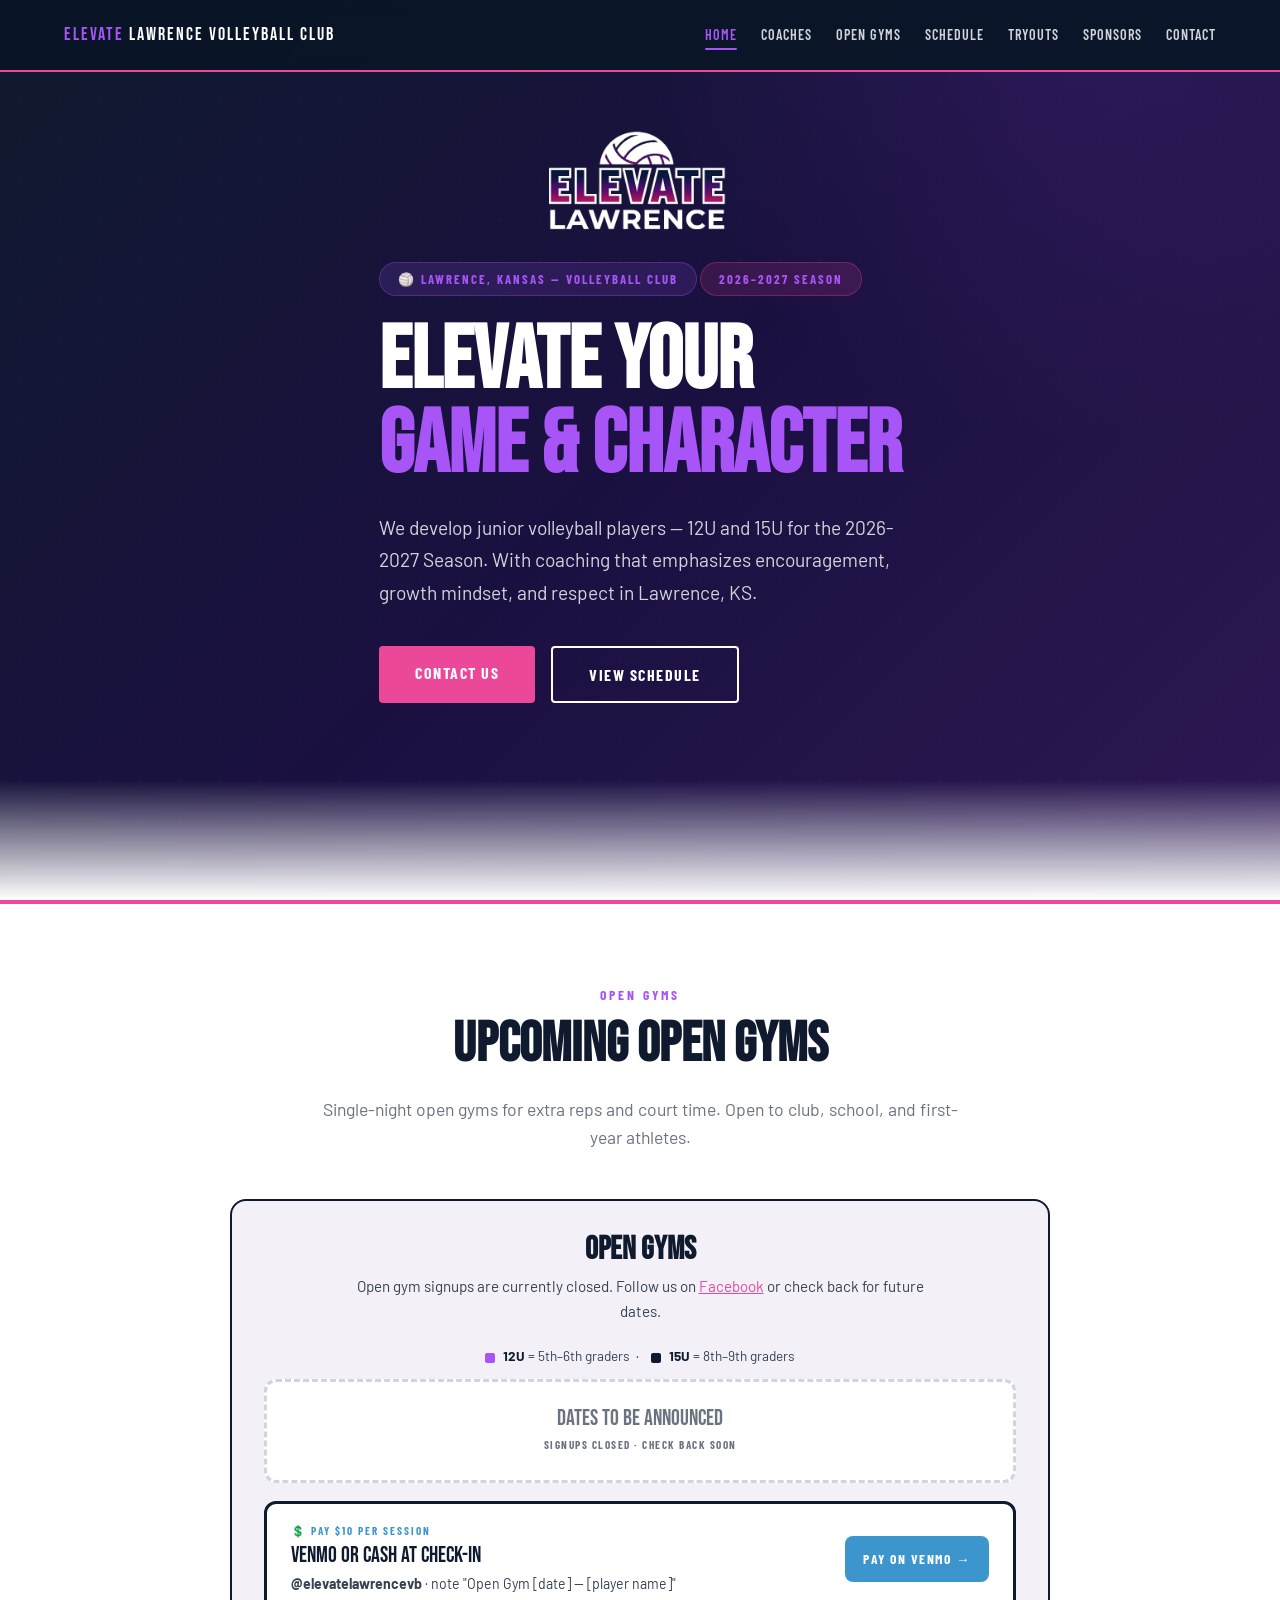
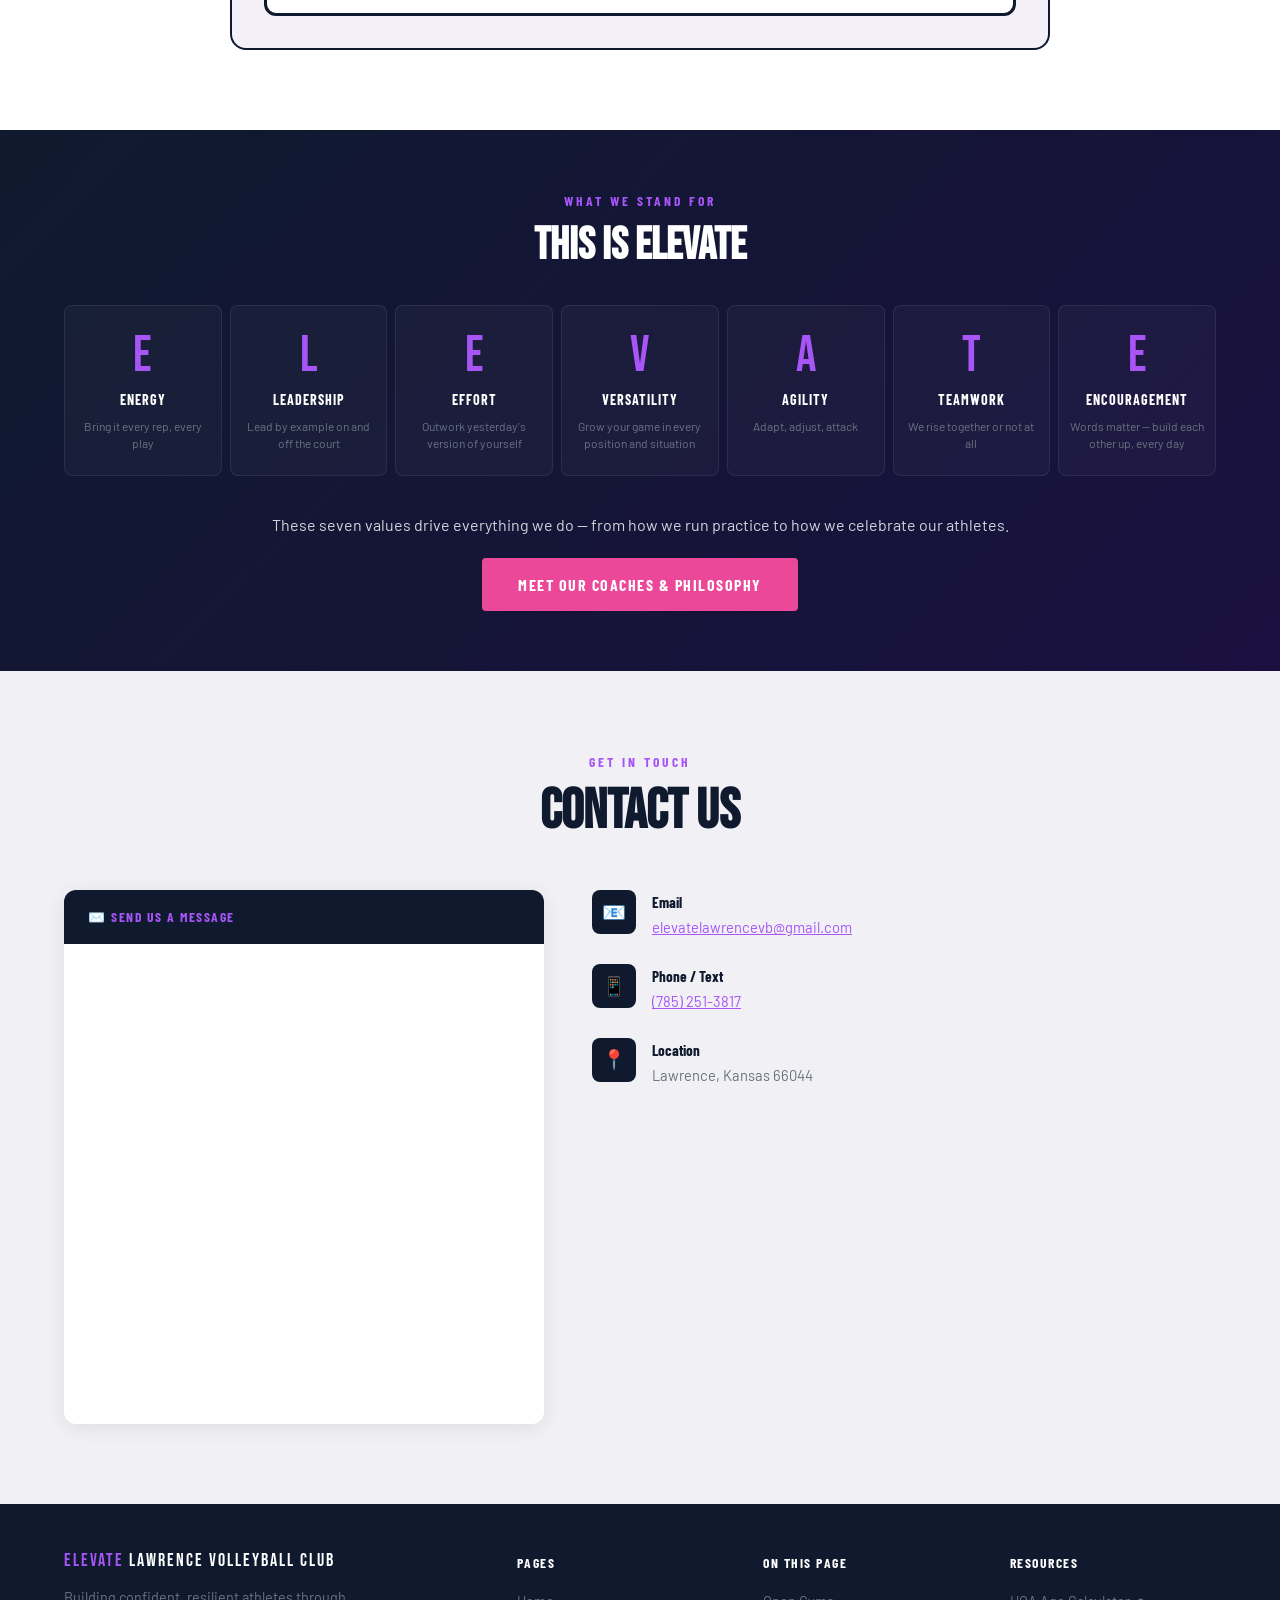
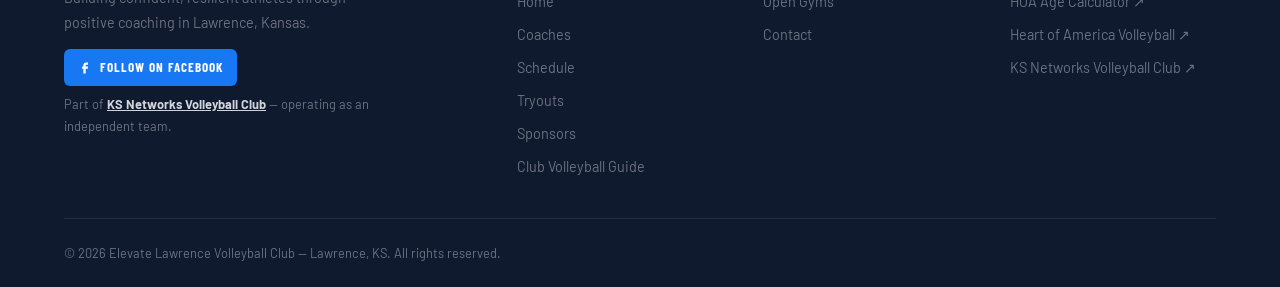
<file: index.html>
<!DOCTYPE html>
<html lang="en">
<head>
    <meta charset="UTF-8">
    <meta name="theme-color" content="#ec4899">
    <meta name="apple-mobile-web-app-capable" content="yes">
    <meta name="apple-mobile-web-app-status-bar-style" content="black-translucent">
    <meta name="apple-mobile-web-app-title" content="Elevate VB">
    <link rel="icon" href="/logos/favicon.png" type="image/png">
    <link rel="apple-touch-icon" href="/logos/favicon.png">
    <link rel="manifest" href="/site.webmanifest">
    <meta name="viewport" content="width=device-width, initial-scale=1.0">

    <!-- SEO -->
    <title>Elevate Lawrence Volleyball Club | Junior Volleyball in Lawrence, KS</title>
    <meta name="description" content="Elevate Lawrence Volleyball Club in Lawrence, Kansas — select-level coaching for junior players built on encouragement, growth mindset, and competitive excellence. 12U and 15U teams, open gyms, and tryouts.">
    <meta name="keywords" content="juniors volleyball Lawrence KS, juniors volleyball club Lawrence Kansas, Lawrence juniors volleyball, youth volleyball Lawrence, junior volleyball Lawrence, 12U volleyball Lawrence, 15U volleyball Lawrence, volleyball club Lawrence KS, open gym volleyball Lawrence, volleyball tryouts Lawrence, Elevate Lawrence Volleyball Club, positive coaching volleyball Kansas, club volleyball Lawrence KS">
    <meta name="author" content="Elevate Lawrence Volleyball Club">
    <meta name="robots" content="index, follow">
    <link rel="canonical" href="https://elevatelawrencevb.com/">

    <!-- Bing -->
    <meta name="msvalidate.01" content="5CAD18F7949B1DF02B4790E04442B543" />

    <!-- GEO — Lawrence, Kansas -->
    <meta name="geo.region" content="US-KS">
    <meta name="geo.placename" content="Lawrence, Kansas">
    <meta name="geo.position" content="38.9717;-95.2353">
    <meta name="ICBM" content="38.9717, -95.2353">

    <!-- Open Graph -->
    <meta property="og:site_name" content="Elevate Lawrence Volleyball Club">
    <meta property="og:title" content="Elevate Lawrence Volleyball Club | Junior Volleyball in Lawrence, KS">
    <meta property="og:description" content="Select-level volleyball for junior players in Lawrence, Kansas. 12U and 15U teams built on positivity, growth, and competitive excellence.">
    <meta property="og:type" content="website">
    <meta property="og:url" content="https://elevatelawrencevb.com/">
    <meta property="og:image" content="https://elevatelawrencevb.com/og-image.jpg">
    <meta property="og:locale" content="en_US">
    <meta name="twitter:card" content="summary_large_image">

    <!-- Structured Data — Website -->
    <script type="application/ld+json">
    {
        "@context": "https://schema.org",
        "@type": "WebSite",
        "name": "Elevate Lawrence Volleyball Club",
        "alternateName": "Elevate VB",
        "url": "https://elevatelawrencevb.com/"
    }
    </script>

    <!-- Structured Data — Organization -->
    <script type="application/ld+json">
    {
        "@context": "https://schema.org",
        "@type": "SportsOrganization",
        "name": "Elevate Lawrence Volleyball Club",
        "alternateName": ["Elevate VB", "Elevate Lawrence Volleyball", "Elevate Lawrence Juniors Volleyball"],
        "description": "Select-level volleyball coaching for junior players in Lawrence, Kansas. 12U and 15U teams with positive coaching, open gyms, and tryouts.",
        "url": "https://elevatelawrencevb.com/",
        "logo": "https://elevatelawrencevb.com/logos/favicon.png",
        "image": "https://elevatelawrencevb.com/logos/favicon.png",
        "sameAs": [
            "https://facebook.com/elevatelawrencevb"
        ],
        "sport": "Volleyball",
        "telephone": "+1-785-251-3817",
        "email": "elevatelawrencevb@gmail.com",
        "address": {
            "@type": "PostalAddress",
            "addressLocality": "Lawrence",
            "addressRegion": "KS",
            "postalCode": "66044",
            "addressCountry": "US"
        },
        "areaServed": {
            "@type": "GeoCircle",
            "geoMidpoint": {
                "@type": "GeoCoordinates",
                "latitude": 38.9717,
                "longitude": -95.2353
            },
            "geoRadius": "50000"
        },
        "contactPoint": {
            "@type": "ContactPoint",
            "contactType": "General Inquiry",
            "email": "elevatelawrencevb@gmail.com",
            "telephone": "+1-785-251-3817"
        }
    }
    </script>

    <!-- Clarity -->
    <script type="text/javascript">
        (function(c,l,a,r,i,t,y){
            c[a]=c[a]||function(){(c[a].q=c[a].q||[]).push(arguments)};
            t=l.createElement(r);t.async=1;t.src="https://www.clarity.ms/tag/"+i;
            y=l.getElementsByTagName(r)[0];y.parentNode.insertBefore(t,y);
        })(window, document, "clarity", "script", "w9bejhqhxn");
    </script>

    <!-- Fonts & Styles -->
    <link rel="preconnect" href="https://fonts.googleapis.com">
    <link rel="preconnect" href="https://fonts.gstatic.com" crossorigin>
    <link href="https://fonts.googleapis.com/css2?family=Bebas+Neue&family=Barlow:wght@400;500;600;700&family=Barlow+Condensed:wght@600;700&display=swap" rel="stylesheet">
    <link rel="stylesheet" href="/styles.css">

</head>
<body>

<!-- NAVBAR -->
<nav class="navbar" role="navigation" aria-label="Main navigation">
    <div class="container">
        <a href="/" class="logo"><span>ELEVATE</span> LAWRENCE VOLLEYBALL CLUB</a>
        <div class="nav-links" id="navLinks">
            <a href="/" class="active">Home</a>
            <a href="/coaches/">Coaches</a>
            <a href="#opengyms">Open Gyms</a>
            <a href="/schedule/">Schedule</a>
            <a href="/tryouts/">Tryouts</a>
            <a href="/sponsors/">Sponsors</a>
            <a href="#contact">Contact</a>
        </div>
        <button class="hamburger" id="hamburger" aria-label="Toggle menu" aria-expanded="false">
            <span></span><span></span><span></span>
        </button>
    </div>
</nav>

<!-- HERO -->
<header class="hero" id="home">
    <div class="hero-pattern"></div>
    <div class="container">
        <div class="hero-content">
            <img src="/logos/elevatelawrencelogosmall.png" alt="Elevate Lawrence Volleyball Club" class="hero-logo">
            <div class="hero-badge">🏐 Lawrence, Kansas — Volleyball Club</div>
            <div class="hero-badge" style="margin-top:8px; background:var(--pink-dim); border-color:rgba(236,72,153,0.3);">2026–2027 Season</div>
            <h1>
                ELEVATE YOUR
                <span class="highlight">GAME & CHARACTER</span>
            </h1>
            <p>We develop junior volleyball players — 12U and 15U for the 2026-2027 Season.  With coaching that emphasizes encouragement, growth mindset, and respect in Lawrence, KS.</p>
            <div class="hero-actions">
                <a href="#contact" class="btn btn-gold">Contact Us</a>
                <a href="/schedule/" class="btn btn-outline">View Schedule</a>
            </div>
        </div>
    </div>
</header>

<!-- CLINICS -->
<style>
    @media (max-width: 700px) {
        #clinics .clinic-card-grid { grid-template-columns: 1fr !important; gap: 16px !important; text-align: center; }
        #clinics .clinic-card-arrow { justify-self: center; }
        #clinics .summer-event-row { flex-direction: column !important; align-items: stretch !important; text-align: center !important; }
        #clinics .summer-event-row > div:last-child { justify-content: center; }
        #clinics .summer-event-row > div:last-child a { flex: 1; text-align: center; }
        #clinics .venmo-banner { flex-direction: column !important; align-items: stretch !important; text-align: center !important; }
        #clinics .venmo-banner > div:last-child { text-align: center; }
    }
</style>
<span id="opengyms"></span>
<section class="section-pad" id="clinics" style="background:var(--white); border-top:4px solid var(--pink);">
    <div class="container">
        <div class="text-center mb-48">
            <div class="section-label">Open Gyms</div>
            <h2 class="section-title">UPCOMING OPEN GYMS</h2>
            <p class="section-subtitle">Single-night open gyms for extra reps and court time. Open to club, school, and first-year athletes.</p>
        </div>

        <div style="max-width:820px; margin:0 auto; display:flex; flex-direction:column; gap:18px;">

            <div style="padding:32px; background:var(--cream); border-radius:16px; border:2px solid var(--navy); position:relative;">

                <div style="text-align:center; margin-bottom:22px;">
                    <h3 style="font-family:var(--font-display); font-size:clamp(1.4rem,2.8vw,2rem); color:var(--navy); line-height:1.05; margin-bottom:8px;">OPEN GYMS</h3>
                    <p style="font-size:0.95rem; color:var(--gray-700); max-width:580px; margin:0 auto;">Open gym signups are currently closed. Follow us on <a href="https://facebook.com/elevatelawrencevb" target="_blank" rel="noopener" style="color:var(--pink); text-decoration:underline;">Facebook</a> or check back for future dates.</p>
                </div>

                <!-- AGE GROUP LEGEND -->
                <p style="text-align:center; font-size:0.85rem; color:var(--gray-700); max-width:600px; margin:0 auto 12px;">
                    <span style="display:inline-block; width:10px; height:10px; background:var(--gold); border-radius:2px; vertical-align:middle; margin-right:5px;"></span>
                    <strong style="color:var(--navy);">12U</strong> = 5th–6th graders &nbsp;·&nbsp;
                    <span style="display:inline-block; width:10px; height:10px; background:var(--navy); border-radius:2px; vertical-align:middle; margin:0 5px 0 6px;"></span>
                    <strong style="color:var(--navy);">15U</strong> = 8th–9th graders
                </p>

                <div class="summer-event-list" style="display:flex; flex-direction:column; gap:12px;">

                    <!-- No open gyms scheduled right now. To reopen: add a .summer-event-row here with the day/date and the Register 12U / 15U links (see past dates in git history for the exact row format), change the badge above back to "Now Open", and restore the Venmo pay banner below. -->

                    <div class="summer-event-row" style="display:flex; justify-content:center; align-items:center; padding:26px 24px; background:var(--white); border-radius:12px; border:3px dashed var(--gray-300); text-align:center;">
                        <div>
                            <div style="font-family:var(--font-display); font-size:1.4rem; color:var(--gray-500); line-height:1;">Dates To Be Announced</div>
                            <div style="font-family:var(--font-heading); font-weight:700; font-size:0.7rem; letter-spacing:1.5px; color:var(--gray-500); text-transform:uppercase; margin-top:6px;">Signups Closed · Check Back Soon</div>
                        </div>
                    </div>

                </div>

                <!-- VENMO PAY BANNER -->
                <a href="https://account.venmo.com/u/elevatelawrencevb" target="_blank" rel="noopener" class="venmo-banner" style="display:flex; justify-content:space-between; align-items:center; gap:18px; padding:18px 24px; background:var(--white); border:3px solid var(--navy); border-radius:12px; margin-top:18px; text-decoration:none; transition:transform 0.2s, box-shadow 0.2s;" onmouseover="this.style.transform='translateY(-2px)';this.style.boxShadow='0 8px 24px rgba(15,26,46,0.2)';" onmouseout="this.style.transform='';this.style.boxShadow='';">
                    <div>
                        <div style="font-family:var(--font-heading); font-weight:700; font-size:0.7rem; letter-spacing:2px; color:#3D95CE; text-transform:uppercase; margin-bottom:4px;">💲 Pay $10 per session</div>
                        <div style="font-family:var(--font-display); font-size:1.4rem; color:var(--navy); line-height:1.1; margin-bottom:4px;">VENMO OR CASH AT CHECK-IN</div>
                        <div style="font-size:0.88rem; color:var(--gray-700);"><strong>@elevatelawrencevb</strong> · note "Open Gym [date] — [player name]"</div>
                    </div>
                    <div style="padding:12px 18px; background:#3D95CE; color:var(--white); border-radius:8px; font-family:var(--font-heading); font-weight:700; font-size:0.85rem; letter-spacing:1.5px; text-transform:uppercase; white-space:nowrap;">Pay on Venmo →</div>
                </a>

            </div>

        </div>
    </div>
</section>

<!-- ELEVATE ACRONYM -->
<section class="acronym-section">
    <div class="container">
        <div class="text-center" style="margin-bottom:36px;">
            <div class="section-label">What We Stand For</div>
            <h2 class="section-title light" style="font-size:clamp(1.8rem,4vw,2.8rem);">THIS IS ELEVATE</h2>
        </div>
        <div class="acronym-grid">
            <div class="acronym-item">
                <div class="acronym-letter">E</div>
                <div class="acronym-word">Energy</div>
                <div class="acronym-desc">Bring it every rep, every play</div>
            </div>
            <div class="acronym-item">
                <div class="acronym-letter">L</div>
                <div class="acronym-word">Leadership</div>
                <div class="acronym-desc">Lead by example on and off the court</div>
            </div>
            <div class="acronym-item">
                <div class="acronym-letter">E</div>
                <div class="acronym-word">Effort</div>
                <div class="acronym-desc">Outwork yesterday's version of yourself</div>
            </div>
            <div class="acronym-item">
                <div class="acronym-letter">V</div>
                <div class="acronym-word">Versatility</div>
                <div class="acronym-desc">Grow your game in every position and situation</div>
            </div>
            <div class="acronym-item">
                <div class="acronym-letter">A</div>
                <div class="acronym-word">Agility</div>
                <div class="acronym-desc">Adapt, adjust, attack</div>
            </div>
            <div class="acronym-item">
                <div class="acronym-letter">T</div>
                <div class="acronym-word">Teamwork</div>
                <div class="acronym-desc">We rise together or not at all</div>
            </div>
            <div class="acronym-item">
                <div class="acronym-letter">E</div>
                <div class="acronym-word">Encouragement</div>
                <div class="acronym-desc">Words matter — build each other up, every day</div>
            </div>
        </div>
        <div class="text-center" style="margin-top:36px;">
            <p style="color:var(--gray-300); margin-bottom:20px;">These seven values drive everything we do — from how we run practice to how we celebrate our athletes.</p>
            <a href="/coaches/" class="btn btn-gold">Meet Our Coaches & Philosophy</a>
        </div>
    </div>
</section>

<!-- CONTACT -->
<section class="section-pad" id="contact" style="background:var(--gray-100);">
    <div class="container">
        <div class="text-center mb-48">
            <div class="section-label">Get In Touch</div>
            <h2 class="section-title">CONTACT US</h2>
        </div>
        <div class="contact-grid">

            <div class="form-embed">
                <div class="form-embed-header">✉️ Send Us a Message</div>
                <iframe
                    src="https://docs.google.com/forms/d/e/1FAIpQLScWe36zWZpjU7Ow0n4aroc7X_dQ7hjVGkoLI_M5L-G7QB-9Xw/viewform?embedded=true"
                    title="Contact Form"
                    loading="lazy">
                </iframe>
            </div>
            <div class="contact-info">
                <div class="contact-item">
                    <div class="contact-icon">📧</div>
                    <div><h4>Email</h4><p><a href="mailto:elevatelawrencevb@gmail.com" style="color:var(--gold);text-decoration:underline;">elevatelawrencevb@gmail.com</a></p></div>
                </div>
                <div class="contact-item">
                    <div class="contact-icon">📱</div>
                    <div><h4>Phone / Text</h4><p><a href="tel:+17852513817" style="color:var(--gold);text-decoration:underline;">(785) 251-3817</a></p></div>
                </div>
                <div class="contact-item">
                    <div class="contact-icon">📍</div>
                    <div><h4>Location</h4><p>Lawrence, Kansas 66044<br></p></div>
                </div>
            </div>
        </div>
    </div>
</section>

<!-- FOOTER -->
<footer class="footer">
    <div class="container">
        <div class="footer-grid">
            <div class="footer-brand">
                <div class="logo"><span>ELEVATE</span> LAWRENCE VOLLEYBALL CLUB</div>
                <p>Building confident, resilient athletes through positive coaching in Lawrence, Kansas.</p>
                <a href="https://facebook.com/elevatelawrencevb" target="_blank" rel="noopener" aria-label="Follow Elevate Lawrence Volleyball Club on Facebook"
                   style="display:inline-flex; align-items:center; gap:8px; margin-top:14px; padding:8px 14px; background:#1877F2; color:var(--white); border-radius:6px; font-family:var(--font-heading); font-weight:700; font-size:0.82rem; letter-spacing:1px; text-transform:uppercase;">
                    <svg fill="currentColor" viewBox="0 0 24 24" style="width:14px; height:14px; flex-shrink:0;" aria-hidden="true">
                        <path d="M9.198 21.5h4v-8.01h3.604l.396-3.98h-4V7.5a1 1 0 0 1 1-1h3v-4h-3a5 5 0 0 0-5 5v2.01h-2l-.396 3.98h2.396v8.01z"/>
                    </svg>
                    Follow on Facebook
                </a>
                <p style="font-size:0.8rem; color:var(--gray-500); margin-top:8px;">Part of <a href="https://knvbc.org/Home/" target="_blank" rel="noopener" style="color:var(--gray-300); font-weight:700; text-decoration:underline;">KS Networks Volleyball Club</a> — operating as an independent team.</p>
            </div>
            <div>
                <h4>Pages</h4>
                <div class="footer-links">
                    <a href="/">Home</a>
                    <a href="/coaches/">Coaches</a>
                    <a href="/schedule/">Schedule</a>
                    <a href="/tryouts/">Tryouts</a>
                    <a href="/sponsors/">Sponsors</a>
                    <a href="/club-volleyball-lawrence/">Club Volleyball Guide</a>
                </div>
            </div>
            <div>
                <h4>On This Page</h4>
                <div class="footer-links">
                    <a href="#opengyms">Open Gyms</a>
                    <a href="#contact">Contact</a>
                </div>
            </div>
            <div>
                <h4>Resources</h4>
                <div class="footer-links">
                    <a href="https://hoaonline.org/UTL/UT6_JrAgeCalc2.C.php" target="_blank" rel="noopener">HOA Age Calculator ↗</a>
                    <a href="https://www.hoavb.org/" target="_blank" rel="noopener">Heart of America Volleyball ↗</a>
                    <a href="https://knvbc.org/Home/" target="_blank" rel="noopener">KS Networks Volleyball Club ↗</a>
                </div>
            </div>
        </div>
        <div class="footer-bottom">
            <p>&copy; 2026 Elevate Lawrence Volleyball Club — Lawrence, KS. All rights reserved.</p>
        </div>
    </div>
</footer>

<script>
    const hamburger = document.getElementById('hamburger');
    const navLinks  = document.getElementById('navLinks');
    hamburger.addEventListener('click', () => {
        navLinks.classList.toggle('open');
        hamburger.setAttribute('aria-expanded', navLinks.classList.contains('open'));
    });
    navLinks.querySelectorAll('a').forEach(link => {
        link.addEventListener('click', () => { navLinks.classList.remove('open'); hamburger.setAttribute('aria-expanded','false'); });
    });
</script>
</body>
</html>
</file>
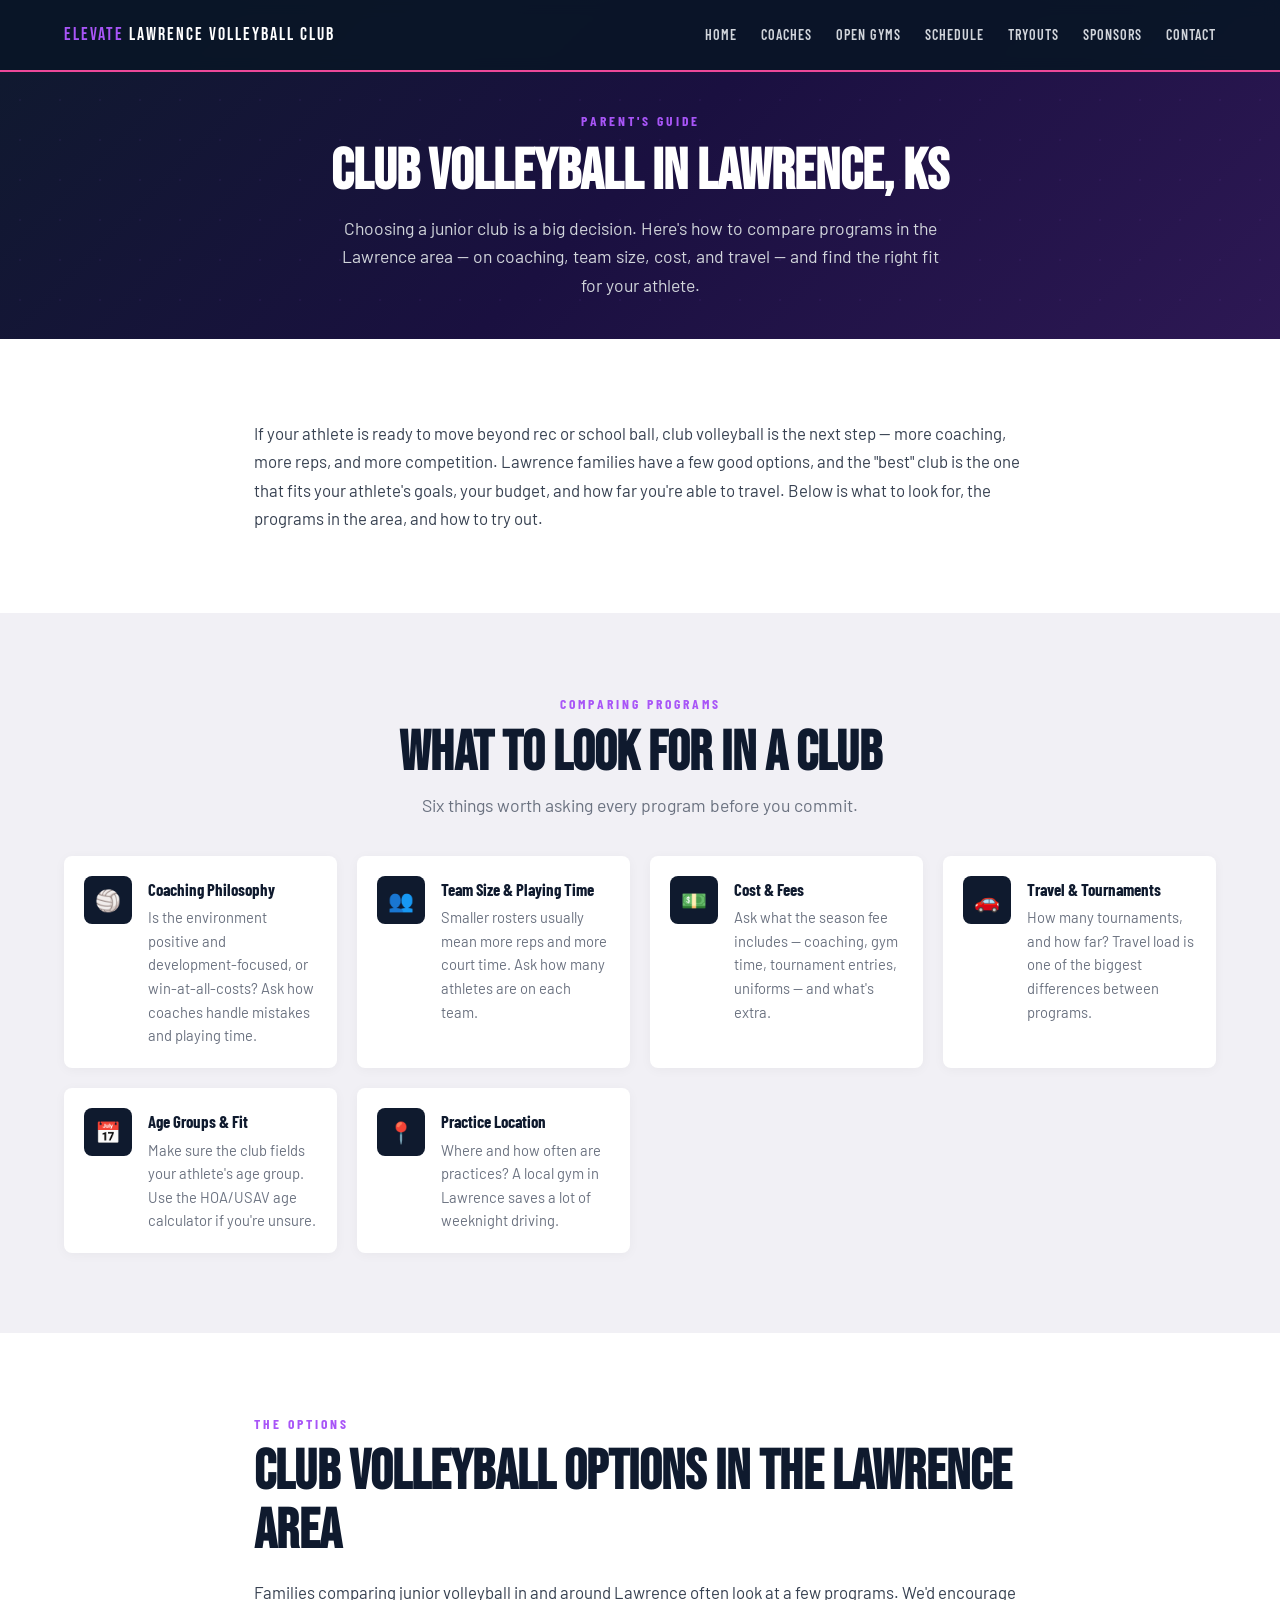
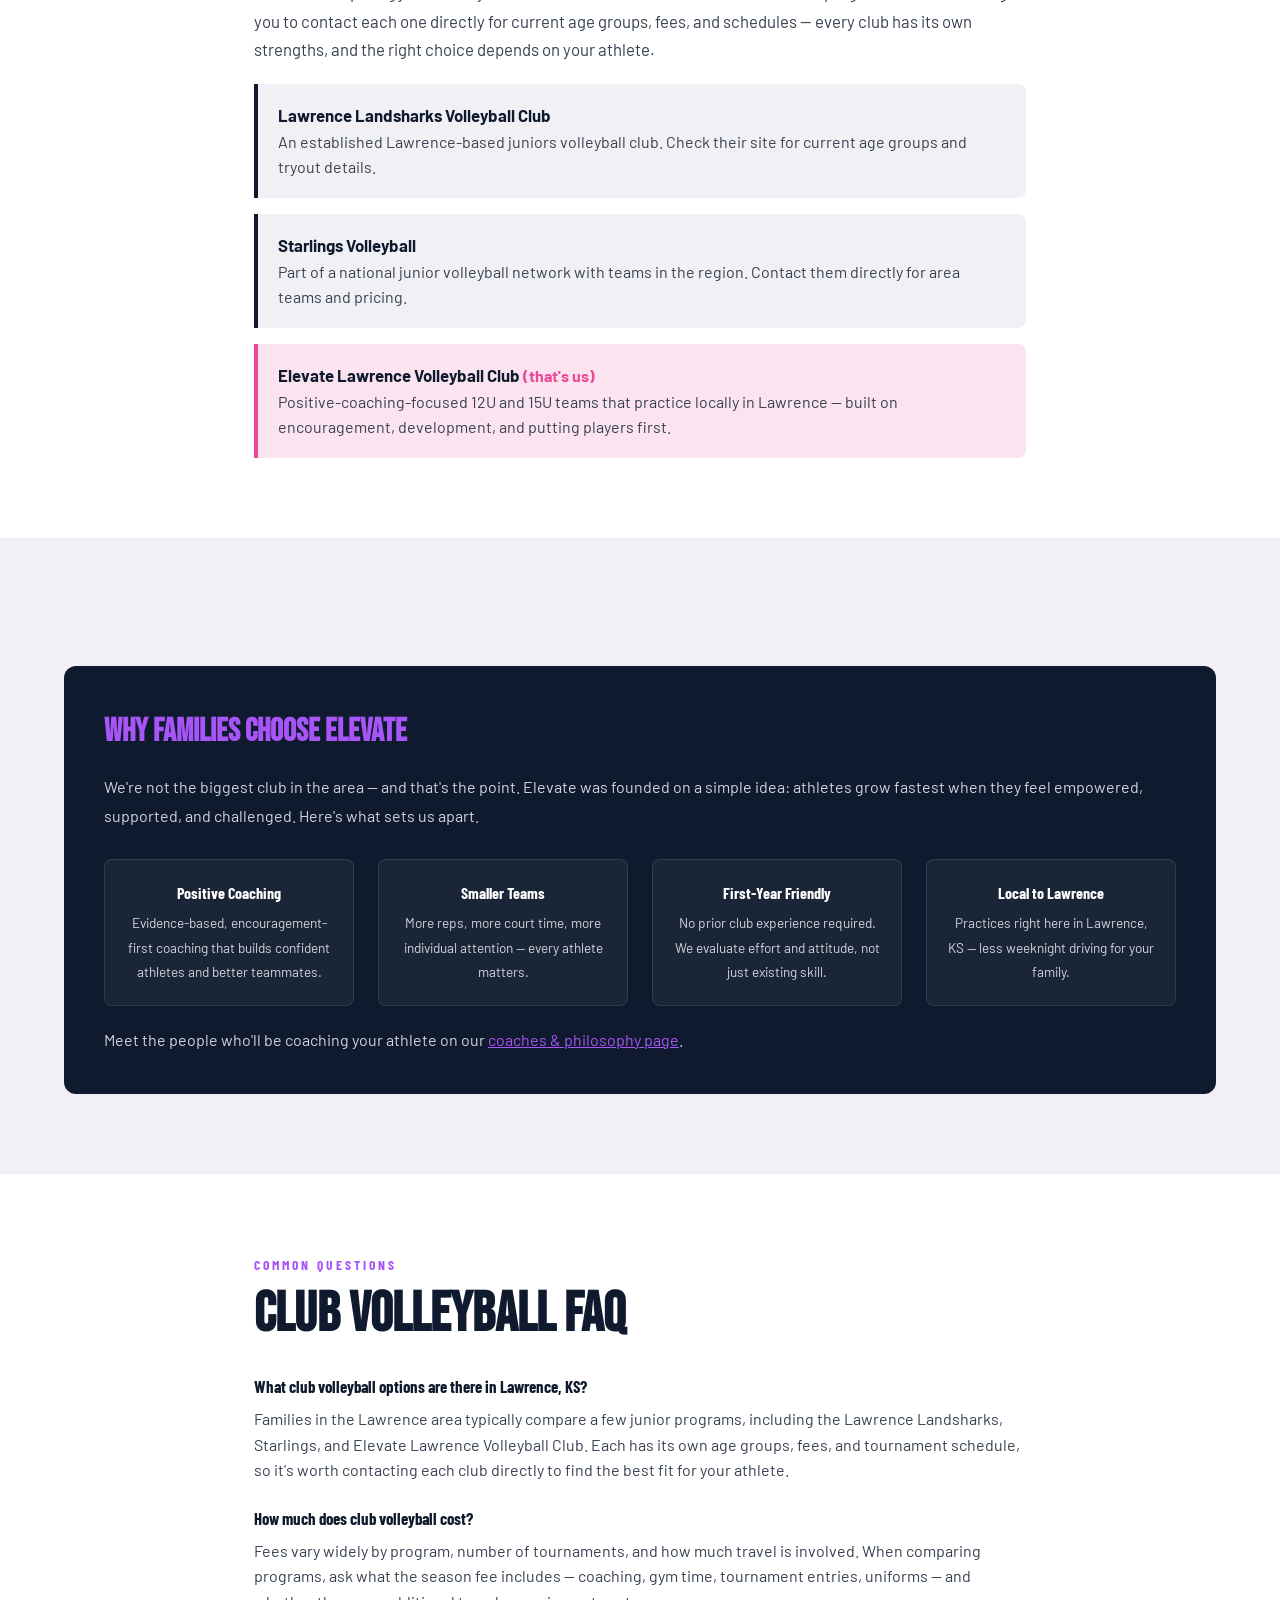
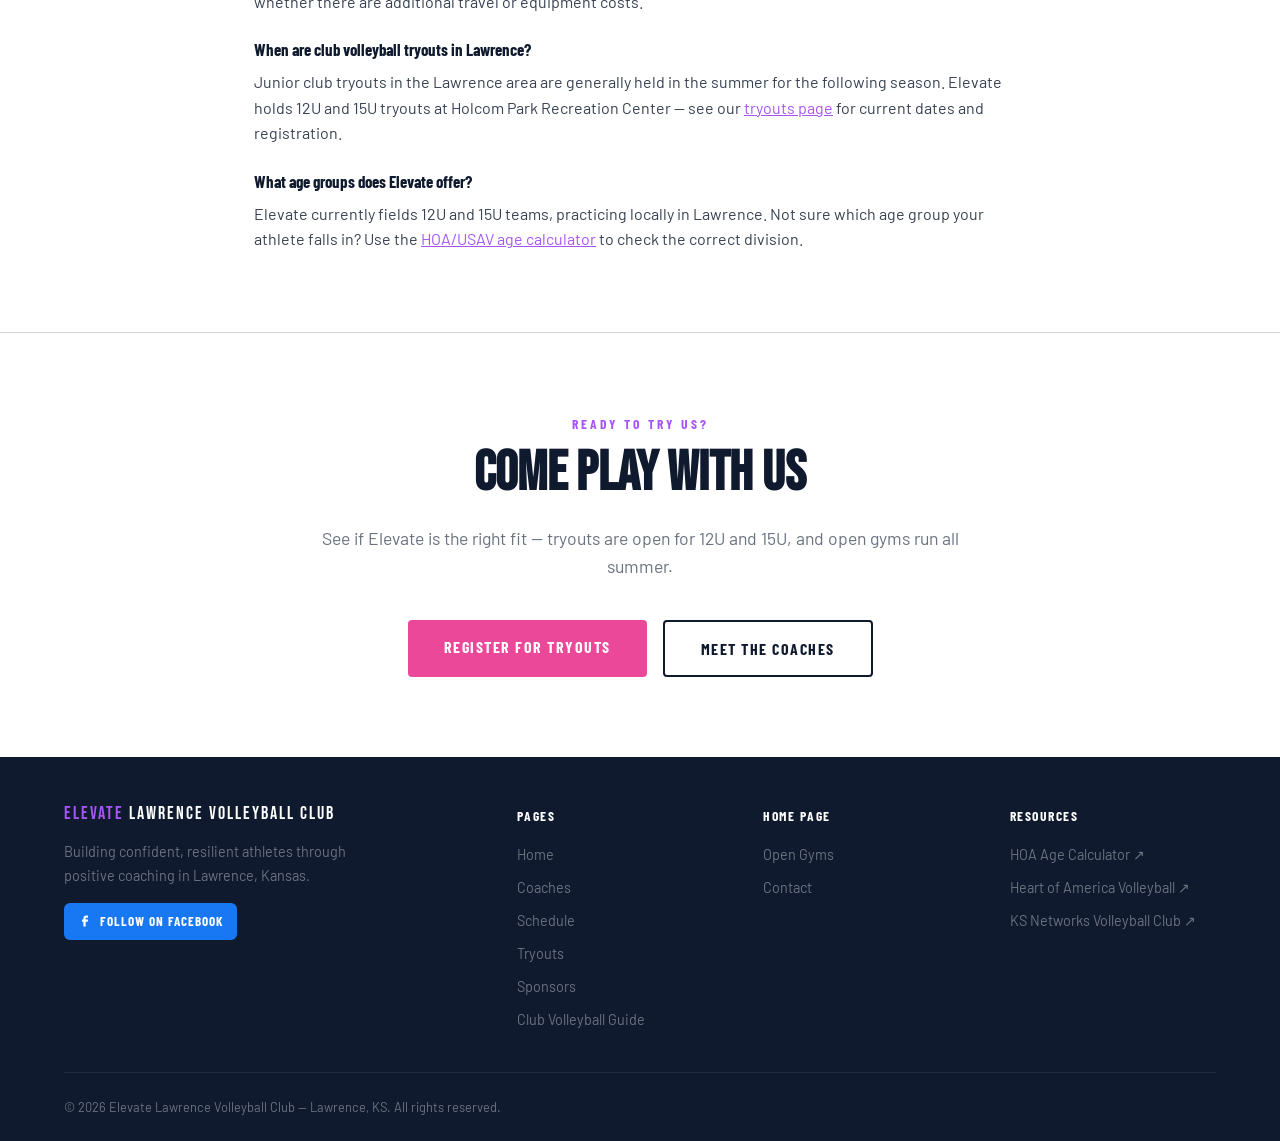
<file: club-volleyball-lawrence/index.html>
<!DOCTYPE html>
<html lang="en">
<head>
    <meta charset="UTF-8">
    <meta name="theme-color" content="#ec4899">
    <meta name="apple-mobile-web-app-capable" content="yes">
    <meta name="apple-mobile-web-app-status-bar-style" content="black-translucent">
    <meta name="apple-mobile-web-app-title" content="Elevate VB">
    <link rel="icon" href="/logos/favicon.png" type="image/png">
    <link rel="apple-touch-icon" href="/logos/favicon.png">
    <link rel="manifest" href="/site.webmanifest">
    <meta name="viewport" content="width=device-width, initial-scale=1.0">

    <title>Club Volleyball in Lawrence, KS — How to Choose a Program | Elevate Lawrence Volleyball Club</title>
    <meta name="description" content="A parent's guide to club volleyball in Lawrence, Kansas — how to compare junior volleyball programs on coaching, team size, cost, and travel, plus the local options and how to try out.">
    <meta name="robots" content="index, follow">
    <link rel="canonical" href="https://elevatelawrencevb.com/club-volleyball-lawrence/">

    <meta name="geo.region" content="US-KS">
    <meta name="geo.placename" content="Lawrence, Kansas">
    <meta name="geo.position" content="38.9717;-95.2353">
    <meta name="ICBM" content="38.9717, -95.2353">

    <meta property="og:site_name" content="Elevate Lawrence Volleyball Club">
    <meta property="og:title" content="Club Volleyball in Lawrence, KS — How to Choose a Program">
    <meta property="og:description" content="A parent's guide to club volleyball in Lawrence, Kansas — compare programs on coaching, team size, cost, and travel, and see the local options.">
    <meta property="og:type" content="article">
    <meta property="og:url" content="https://elevatelawrencevb.com/club-volleyball-lawrence/">
    <meta property="og:locale" content="en_US">
    <meta name="twitter:card" content="summary_large_image">

    <!-- Structured Data — Breadcrumb -->
    <script type="application/ld+json">
    {
        "@context": "https://schema.org",
        "@type": "BreadcrumbList",
        "itemListElement": [
            {
                "@type": "ListItem",
                "position": 1,
                "name": "Home",
                "item": "https://elevatelawrencevb.com/"
            },
            {
                "@type": "ListItem",
                "position": 2,
                "name": "Club Volleyball in Lawrence",
                "item": "https://elevatelawrencevb.com/club-volleyball-lawrence/"
            }
        ]
    }
    </script>

    <!-- Structured Data — FAQ -->
    <script type="application/ld+json">
    {
        "@context": "https://schema.org",
        "@type": "FAQPage",
        "mainEntity": [
            {
                "@type": "Question",
                "name": "What club volleyball options are there in Lawrence, KS?",
                "acceptedAnswer": {
                    "@type": "Answer",
                    "text": "Families in the Lawrence area typically compare a few junior volleyball programs, including the Lawrence Landsharks, Starlings, and Elevate Lawrence Volleyball Club. Each has its own age groups, fees, and tournament schedule, so it's worth contacting each club directly to find the best fit for your athlete."
                }
            },
            {
                "@type": "Question",
                "name": "How much does club volleyball cost?",
                "acceptedAnswer": {
                    "@type": "Answer",
                    "text": "Club volleyball fees vary widely by program, number of tournaments, and how much travel is involved. When comparing programs, ask what the season fee includes (coaching, gym time, tournament entries, uniforms) and whether there are additional travel or equipment costs."
                }
            },
            {
                "@type": "Question",
                "name": "When are club volleyball tryouts in Lawrence?",
                "acceptedAnswer": {
                    "@type": "Answer",
                    "text": "Junior club tryouts in the Lawrence area are generally held in the summer for the following season. Elevate Lawrence Volleyball Club holds 12U and 15U tryouts at Holcom Park Recreation Center — see our tryouts page for current dates and registration."
                }
            },
            {
                "@type": "Question",
                "name": "What age groups does Elevate Lawrence Volleyball Club offer?",
                "acceptedAnswer": {
                    "@type": "Answer",
                    "text": "Elevate currently fields 12U and 15U teams, practicing locally in Lawrence, Kansas. Not sure which age group your athlete falls in? Use the HOA/USAV age calculator to check the correct division."
                }
            }
        ]
    }
    </script>

    <link rel="preconnect" href="https://fonts.googleapis.com">
    <link rel="preconnect" href="https://fonts.gstatic.com" crossorigin>
    <link href="https://fonts.googleapis.com/css2?family=Bebas+Neue&family=Barlow:wght@400;500;600;700&family=Barlow+Condensed:wght@600;700&display=swap" rel="stylesheet">
    <link rel="stylesheet" href="/styles.css">

</head>
<body>

<!-- NAVBAR -->
<nav class="navbar" role="navigation" aria-label="Main navigation">
    <div class="container">
        <a href="/" class="logo"><span>ELEVATE</span> LAWRENCE VOLLEYBALL CLUB</a>
        <div class="nav-links" id="navLinks">
            <a href="/">Home</a>
            <a href="/coaches/">Coaches</a>
            <a href="/#opengyms">Open Gyms</a>
            <a href="/schedule/">Schedule</a>
            <a href="/tryouts/">Tryouts</a>
            <a href="/sponsors/">Sponsors</a>
            <a href="/#contact">Contact</a>
        </div>
        <button class="hamburger" id="hamburger" aria-label="Toggle menu" aria-expanded="false">
            <span></span><span></span><span></span>
        </button>
    </div>
</nav>

<!-- PAGE HERO -->
<section class="page-hero centered">
    <div class="container">
        <div class="section-label">Parent's Guide</div>
        <h1 class="section-title light" style="font-size:clamp(2.2rem,5.5vw,3.6rem);">CLUB VOLLEYBALL IN LAWRENCE, KS</h1>
        <p>Choosing a junior club is a big decision. Here's how to compare programs in the Lawrence area — on coaching, team size, cost, and travel — and find the right fit for your athlete.</p>
    </div>
</section>

<!-- INTRO -->
<section class="section-pad" style="background:var(--white);">
    <div class="container" style="max-width:820px;">
        <p style="font-size:1.05rem; color:var(--gray-700); line-height:1.7;">If your athlete is ready to move beyond rec or school ball, club volleyball is the next step — more coaching, more reps, and more competition. Lawrence families have a few good options, and the "best" club is the one that fits your athlete's goals, your budget, and how far you're able to travel. Below is what to look for, the programs in the area, and how to try out.</p>
    </div>
</section>

<!-- WHAT TO LOOK FOR -->
<section class="section-pad" style="background:var(--gray-100);">
    <div class="container">
        <div class="section-label" style="text-align:center;">Comparing Programs</div>
        <h2 class="section-title" style="text-align:center; margin-bottom:8px;">WHAT TO LOOK FOR IN A CLUB</h2>
        <p class="section-subtitle" style="text-align:center; margin:0 auto 36px;">Six things worth asking every program before you commit.</p>
        <div style="display:grid; grid-template-columns:repeat(auto-fit, minmax(250px,1fr)); gap:20px;">
            <div class="value-card">
                <div class="value-icon">🏐</div>
                <div>
                    <h4>Coaching Philosophy</h4>
                    <p>Is the environment positive and development-focused, or win-at-all-costs? Ask how coaches handle mistakes and playing time.</p>
                </div>
            </div>
            <div class="value-card">
                <div class="value-icon">👥</div>
                <div>
                    <h4>Team Size & Playing Time</h4>
                    <p>Smaller rosters usually mean more reps and more court time. Ask how many athletes are on each team.</p>
                </div>
            </div>
            <div class="value-card">
                <div class="value-icon">💵</div>
                <div>
                    <h4>Cost & Fees</h4>
                    <p>Ask what the season fee includes — coaching, gym time, tournament entries, uniforms — and what's extra.</p>
                </div>
            </div>
            <div class="value-card">
                <div class="value-icon">🚗</div>
                <div>
                    <h4>Travel & Tournaments</h4>
                    <p>How many tournaments, and how far? Travel load is one of the biggest differences between programs.</p>
                </div>
            </div>
            <div class="value-card">
                <div class="value-icon">📅</div>
                <div>
                    <h4>Age Groups & Fit</h4>
                    <p>Make sure the club fields your athlete's age group. Use the HOA/USAV age calculator if you're unsure.</p>
                </div>
            </div>
            <div class="value-card">
                <div class="value-icon">📍</div>
                <div>
                    <h4>Practice Location</h4>
                    <p>Where and how often are practices? A local gym in Lawrence saves a lot of weeknight driving.</p>
                </div>
            </div>
        </div>
    </div>
</section>

<!-- LOCAL OPTIONS -->
<section class="section-pad" style="background:var(--white);">
    <div class="container" style="max-width:820px;">
        <div class="section-label">The Options</div>
        <h2 class="section-title" style="margin-bottom:16px;">CLUB VOLLEYBALL OPTIONS IN THE LAWRENCE AREA</h2>
        <p style="font-size:1.05rem; color:var(--gray-700); line-height:1.7; margin-bottom:20px;">Families comparing junior volleyball in and around Lawrence often look at a few programs. We'd encourage you to contact each one directly for current age groups, fees, and schedules — every club has its own strengths, and the right choice depends on your athlete.</p>
        <ul style="list-style:none; padding:0; display:flex; flex-direction:column; gap:16px;">
            <li style="padding:18px 20px; background:var(--gray-100); border-left:4px solid var(--navy); border-radius:0 8px 8px 0;">
                <strong style="color:var(--navy); font-size:1.05rem;">Lawrence Landsharks Volleyball Club</strong><br>
                <span style="color:var(--gray-700);">An established Lawrence-based juniors volleyball club. Check their site for current age groups and tryout details.</span>
            </li>
            <li style="padding:18px 20px; background:var(--gray-100); border-left:4px solid var(--navy); border-radius:0 8px 8px 0;">
                <strong style="color:var(--navy); font-size:1.05rem;">Starlings Volleyball</strong><br>
                <span style="color:var(--gray-700);">Part of a national junior volleyball network with teams in the region. Contact them directly for area teams and pricing.</span>
            </li>
            <li style="padding:18px 20px; background:var(--pink-dim); border-left:4px solid var(--pink); border-radius:0 8px 8px 0;">
                <strong style="color:var(--navy); font-size:1.05rem;">Elevate Lawrence Volleyball Club</strong> <span style="color:var(--pink); font-weight:700;">(that's us)</span><br>
                <span style="color:var(--gray-700);">Positive-coaching-focused 12U and 15U teams that practice locally in Lawrence — built on encouragement, development, and putting players first.</span>
            </li>
        </ul>
    </div>
</section>

<!-- WHY ELEVATE -->
<section class="section-pad" style="background:var(--gray-100);">
    <div class="container">
        <div class="coaching-style">
            <h3>WHY FAMILIES CHOOSE ELEVATE</h3>
            <p>We're not the biggest club in the area — and that's the point. Elevate was founded on a simple idea: athletes grow fastest when they feel empowered, supported, and challenged. Here's what sets us apart.</p>
            <div class="style-pillars">
                <div class="pillar">
                    <h4>Positive Coaching</h4>
                    <p>Evidence-based, encouragement-first coaching that builds confident athletes and better teammates.</p>
                </div>
                <div class="pillar">
                    <h4>Smaller Teams</h4>
                    <p>More reps, more court time, more individual attention — every athlete matters.</p>
                </div>
                <div class="pillar">
                    <h4>First-Year Friendly</h4>
                    <p>No prior club experience required. We evaluate effort and attitude, not just existing skill.</p>
                </div>
                <div class="pillar">
                    <h4>Local to Lawrence</h4>
                    <p>Practices right here in Lawrence, KS — less weeknight driving for your family.</p>
                </div>
            </div>
            <p style="margin-top:20px;">Meet the people who'll be coaching your athlete on our <a href="/coaches/" style="color:var(--gold); text-decoration:underline;">coaches &amp; philosophy page</a>.</p>
        </div>
    </div>
</section>

<!-- FAQ -->
<section class="section-pad" style="background:var(--white);">
    <div class="container" style="max-width:820px;">
        <div class="section-label">Common Questions</div>
        <h2 class="section-title" style="margin-bottom:28px;">CLUB VOLLEYBALL FAQ</h2>

        <div style="margin-bottom:22px;">
            <h4 style="font-family:var(--font-heading); font-weight:700; color:var(--navy); margin-bottom:6px; font-size:1.05rem;">What club volleyball options are there in Lawrence, KS?</h4>
            <p style="color:var(--gray-700); line-height:1.6;">Families in the Lawrence area typically compare a few junior programs, including the Lawrence Landsharks, Starlings, and Elevate Lawrence Volleyball Club. Each has its own age groups, fees, and tournament schedule, so it's worth contacting each club directly to find the best fit for your athlete.</p>
        </div>
        <div style="margin-bottom:22px;">
            <h4 style="font-family:var(--font-heading); font-weight:700; color:var(--navy); margin-bottom:6px; font-size:1.05rem;">How much does club volleyball cost?</h4>
            <p style="color:var(--gray-700); line-height:1.6;">Fees vary widely by program, number of tournaments, and how much travel is involved. When comparing programs, ask what the season fee includes — coaching, gym time, tournament entries, uniforms — and whether there are additional travel or equipment costs.</p>
        </div>
        <div style="margin-bottom:22px;">
            <h4 style="font-family:var(--font-heading); font-weight:700; color:var(--navy); margin-bottom:6px; font-size:1.05rem;">When are club volleyball tryouts in Lawrence?</h4>
            <p style="color:var(--gray-700); line-height:1.6;">Junior club tryouts in the Lawrence area are generally held in the summer for the following season. Elevate holds 12U and 15U tryouts at Holcom Park Recreation Center — see our <a href="/tryouts/" style="color:var(--gold); text-decoration:underline;">tryouts page</a> for current dates and registration.</p>
        </div>
        <div>
            <h4 style="font-family:var(--font-heading); font-weight:700; color:var(--navy); margin-bottom:6px; font-size:1.05rem;">What age groups does Elevate offer?</h4>
            <p style="color:var(--gray-700); line-height:1.6;">Elevate currently fields 12U and 15U teams, practicing locally in Lawrence. Not sure which age group your athlete falls in? Use the <a href="https://hoaonline.org/UTL/UT6_JrAgeCalc2.C.php" target="_blank" rel="noopener" style="color:var(--gold); text-decoration:underline;">HOA/USAV age calculator</a> to check the correct division.</p>
        </div>
    </div>
</section>

<!-- CTA -->
<section class="section-pad" style="background:var(--white); text-align:center; border-top:1px solid var(--gray-300);">
    <div class="container">
        <div class="section-label">Ready to Try Us?</div>
        <h2 class="section-title">COME PLAY WITH US</h2>
        <p class="section-subtitle">See if Elevate is the right fit — tryouts are open for 12U and 15U, and open gyms run all summer.</p>
        <div style="display:flex; gap:16px; justify-content:center; flex-wrap:wrap;">
            <a href="/tryouts/" class="btn btn-gold">Register for Tryouts</a>
            <a href="/coaches/" class="btn btn-outline-dark">Meet the Coaches</a>
        </div>
    </div>
</section>

<!-- FOOTER -->
<footer class="footer">
    <div class="container">
        <div class="footer-grid">
            <div class="footer-brand">
                <div class="logo"><span>ELEVATE</span> LAWRENCE VOLLEYBALL CLUB</div>
                <p>Building confident, resilient athletes through positive coaching in Lawrence, Kansas.</p>
                <a href="https://facebook.com/elevatelawrencevb" target="_blank" rel="noopener" aria-label="Follow Elevate Lawrence Volleyball Club on Facebook"
                   style="display:inline-flex; align-items:center; gap:8px; margin-top:14px; padding:8px 14px; background:#1877F2; color:var(--white); border-radius:6px; font-family:var(--font-heading); font-weight:700; font-size:0.82rem; letter-spacing:1px; text-transform:uppercase;">
                    <svg fill="currentColor" viewBox="0 0 24 24" style="width:14px; height:14px; flex-shrink:0;" aria-hidden="true">
                        <path d="M9.198 21.5h4v-8.01h3.604l.396-3.98h-4V7.5a1 1 0 0 1 1-1h3v-4h-3a5 5 0 0 0-5 5v2.01h-2l-.396 3.98h2.396v8.01z"/>
                    </svg>
                    Follow on Facebook
                </a>
            </div>
            <div>
                <h4>Pages</h4>
                <div class="footer-links">
                    <a href="/">Home</a>
                    <a href="/coaches/">Coaches</a>
                    <a href="/schedule/">Schedule</a>
                    <a href="/tryouts/">Tryouts</a>
                    <a href="/sponsors/">Sponsors</a>
                    <a href="/club-volleyball-lawrence/">Club Volleyball Guide</a>
                </div>
            </div>
            <div>
                <h4>Home Page</h4>
                <div class="footer-links">
                    <a href="/#opengyms">Open Gyms</a>
                    <a href="/#contact">Contact</a>
                </div>
            </div>
            <div>
                <h4>Resources</h4>
                <div class="footer-links">
                    <a href="https://hoaonline.org/UTL/UT6_JrAgeCalc2.C.php" target="_blank" rel="noopener">HOA Age Calculator ↗</a>
                    <a href="https://www.hoavb.org/" target="_blank" rel="noopener">Heart of America Volleyball ↗</a>
                    <a href="https://knvbc.org/Home/" target="_blank" rel="noopener">KS Networks Volleyball Club ↗</a>
                </div>
            </div>
        </div>
        <div class="footer-bottom">
            <p>&copy; 2026 Elevate Lawrence Volleyball Club — Lawrence, KS. All rights reserved.</p>
        </div>
    </div>
</footer>

<script>
    const hamburger = document.getElementById('hamburger');
    const navLinks  = document.getElementById('navLinks');
    hamburger.addEventListener('click', () => {
        navLinks.classList.toggle('open');
        hamburger.setAttribute('aria-expanded', navLinks.classList.contains('open'));
    });
    navLinks.querySelectorAll('a').forEach(link => {
        link.addEventListener('click', () => { navLinks.classList.remove('open'); hamburger.setAttribute('aria-expanded','false'); });
    });
</script>
</body>
</html>
</file>
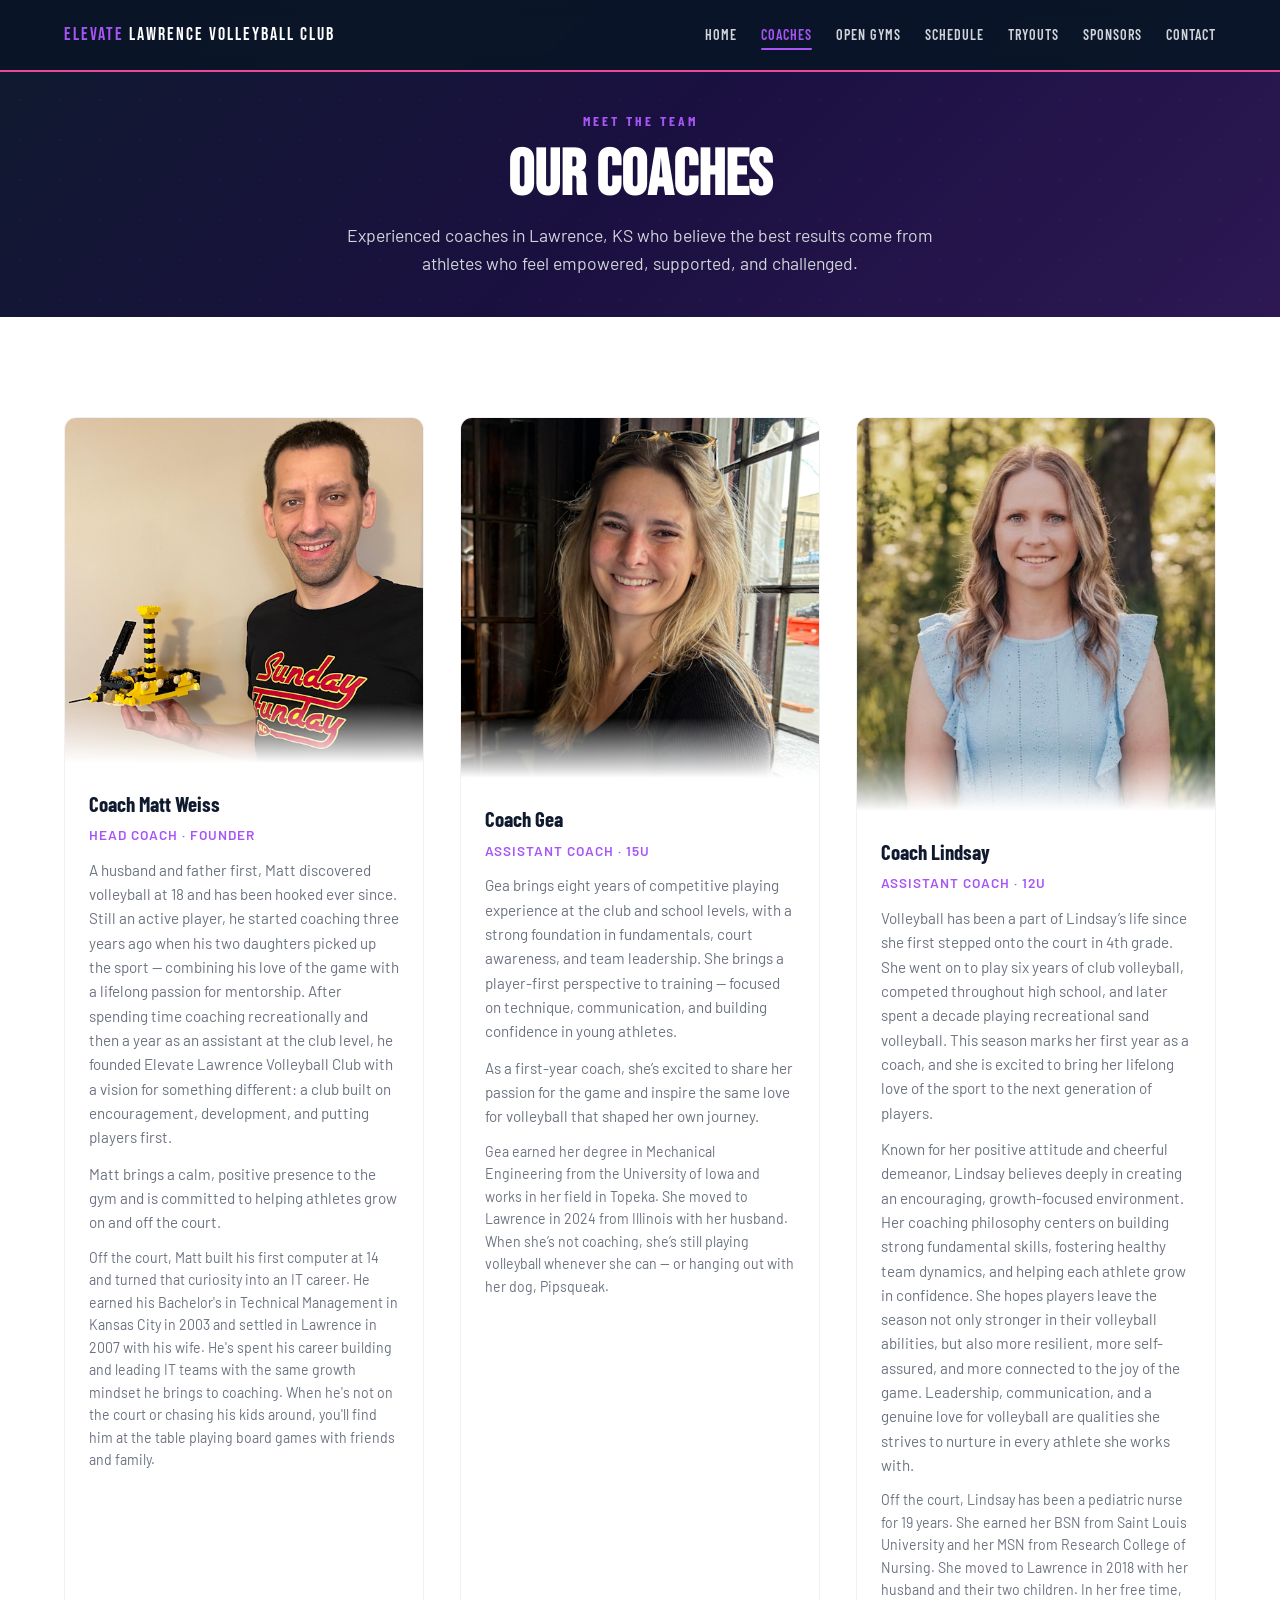
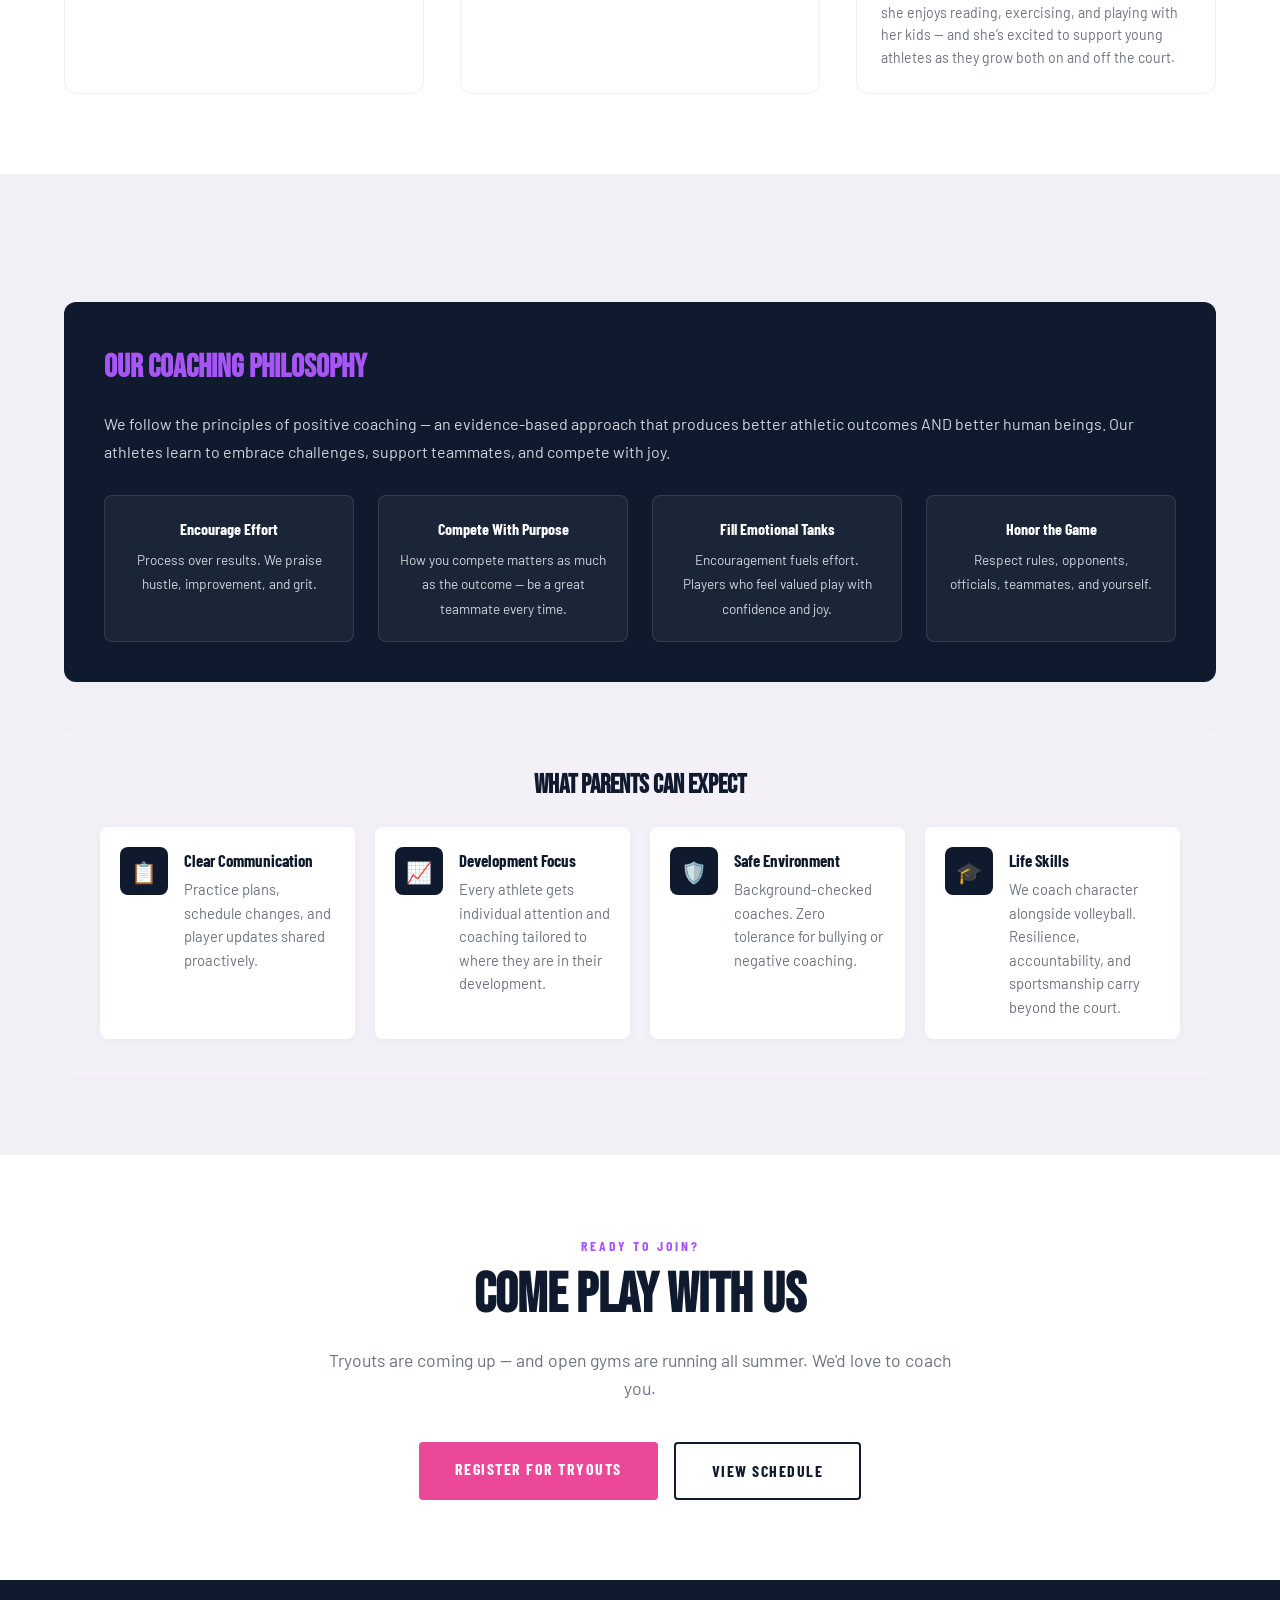
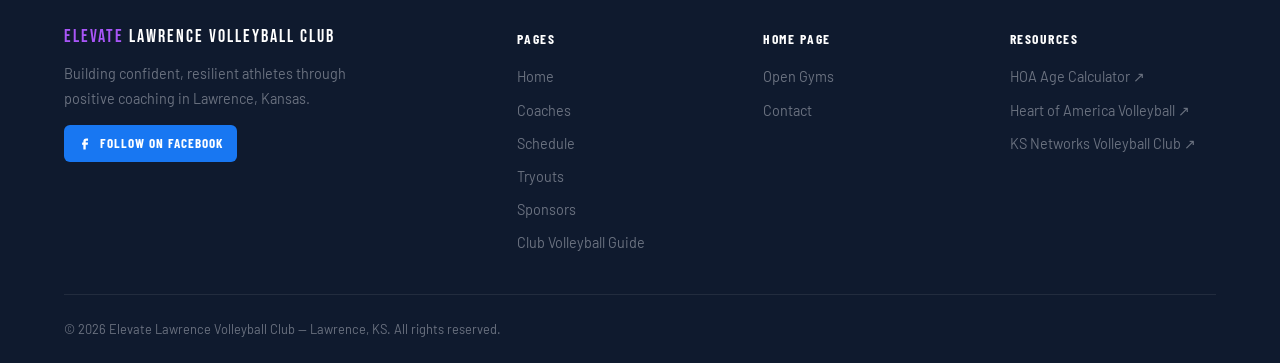
<file: coaches/index.html>
<!DOCTYPE html>
<html lang="en">
<head>
    <meta charset="UTF-8">
    <meta name="theme-color" content="#ec4899">
    <meta name="apple-mobile-web-app-capable" content="yes">
    <meta name="apple-mobile-web-app-status-bar-style" content="black-translucent">
    <meta name="apple-mobile-web-app-title" content="Elevate VB">
    <link rel="icon" href="/logos/favicon.png" type="image/png">
    <link rel="apple-touch-icon" href="/logos/favicon.png">
    <link rel="manifest" href="/site.webmanifest">
    <meta name="viewport" content="width=device-width, initial-scale=1.0">

    <title>Coaches & Philosophy | Elevate Lawrence Volleyball Club — Lawrence, KS</title>
    <meta name="description" content="Meet the Elevate Lawrence Volleyball Club coaching staff in Lawrence, Kansas. Positive coaching philosophy focused on Energy, Leadership, Effort, Vision, Agility, Teamwork, and Excellence.">
    <meta name="keywords" content="volleyball coaches Lawrence KS, positive coaching Lawrence Kansas, Elevate Lawrence Volleyball Club coaches, juniors volleyball coach Lawrence, youth volleyball coach Lawrence, volleyball coaching philosophy, juniors volleyball club Lawrence KS">
    <meta name="robots" content="index, follow">
    <link rel="canonical" href="https://elevatelawrencevb.com/coaches/">

    <meta name="geo.region" content="US-KS">
    <meta name="geo.placename" content="Lawrence, Kansas">
    <meta name="geo.position" content="38.9717;-95.2353">
    <meta name="ICBM" content="38.9717, -95.2353">

    <meta property="og:site_name" content="Elevate Lawrence Volleyball Club">
    <meta property="og:title" content="Coaches & Philosophy | Elevate Lawrence Volleyball Club — Lawrence, KS">
    <meta property="og:description" content="Meet the coaching staff behind Elevate Lawrence Volleyball Club. Positive coaching built on Energy, Leadership, Effort, Vision, Agility, Teamwork, and Excellence.">
    <meta property="og:type" content="website">
    <meta property="og:url" content="https://elevatelawrencevb.com/coaches/">

    <link rel="preconnect" href="https://fonts.googleapis.com">
    <link rel="preconnect" href="https://fonts.gstatic.com" crossorigin>
    <link href="https://fonts.googleapis.com/css2?family=Bebas+Neue&family=Barlow:wght@400;500;600;700&family=Barlow+Condensed:wght@600;700&display=swap" rel="stylesheet">
    <link rel="stylesheet" href="/styles.css">

</head>
<body>

<!-- NAVBAR -->
<nav class="navbar" role="navigation" aria-label="Main navigation">
    <div class="container">
        <a href="/" class="logo"><span>ELEVATE</span> LAWRENCE VOLLEYBALL CLUB</a>
        <div class="nav-links" id="navLinks">
            <a href="/">Home</a>
            <a href="/coaches/" class="active">Coaches</a>
            <a href="/#opengyms">Open Gyms</a>
            <a href="/schedule/">Schedule</a>
            <a href="/tryouts/">Tryouts</a>
            <a href="/sponsors/">Sponsors</a>
            <a href="/#contact">Contact</a>
        </div>
        <button class="hamburger" id="hamburger" aria-label="Toggle menu" aria-expanded="false">
            <span></span><span></span><span></span>
        </button>
    </div>
</nav>

<!-- PAGE HERO -->
<section class="page-hero centered">
    <div class="container">
        <div class="section-label">Meet the Team</div>
        <h1 class="section-title light" style="font-size:clamp(2.5rem,6vw,4rem);">OUR COACHES</h1>
        <p>Experienced coaches in Lawrence, KS who believe the best results come from athletes who feel empowered, supported, and challenged.</p>
    </div>
</section>

<!-- COACH PROFILES -->
<section class="section-pad" style="background:var(--white);">
    <div class="container">
        <div class="coaches-grid">
            <div class="coach-card">
                <div class="coach-img"><img src="/logos/coachmatt.png" alt="Coach Matt Weiss"></div>
                <div class="coach-body">
                    <h3>Coach Matt Weiss</h3>
                    <div class="coach-role">Head Coach · Founder</div>
                    <p>A husband and father first, Matt discovered volleyball at 18 and has been hooked ever since. Still an active player, he started coaching three years ago when his two daughters picked up the sport — combining his love of the game with a lifelong passion for mentorship. After spending time coaching recreationally and then a year as an assistant at the club level, he founded Elevate Lawrence Volleyball Club with a vision for something different: a club built on encouragement, development, and putting players first.</p>
                    <p style="margin-top:12px;">Matt brings a calm, positive presence to the gym and is committed to helping athletes grow on and off the court.</p>
                    <p style="margin-top:12px; font-size:0.88rem; color:var(--gray-500);">Off the court, Matt built his first computer at 14 and turned that curiosity into an IT career. He earned his Bachelor's in Technical Management in Kansas City in 2003 and settled in Lawrence in 2007 with his wife. He's spent his career building and leading IT teams with the same growth mindset he brings to coaching. When he's not on the court or chasing his kids around, you'll find him at the table playing board games with friends and family.</p>
                </div>
            </div>
            <div class="coach-card">
                <div class="coach-img"><img src="/logos/coachgea.png" alt="Coach Gea"></div>
                <div class="coach-body">
                    <h3>Coach Gea</h3>
                    <div class="coach-role">Assistant Coach · 15U</div>
                    <p>Gea brings eight years of competitive playing experience at the club and school levels, with a strong foundation in fundamentals, court awareness, and team leadership. She brings a player-first perspective to training — focused on technique, communication, and building confidence in young athletes.</p>
                    <p style="margin-top:12px;">As a first-year coach, she’s excited to share her passion for the game and inspire the same love for volleyball that shaped her own journey.</p>
                    <p style="margin-top:12px; font-size:0.88rem; color:var(--gray-500);">Gea earned her degree in Mechanical Engineering from the University of Iowa and works in her field in Topeka. She moved to Lawrence in 2024 from Illinois with her husband. When she’s not coaching, she’s still playing volleyball whenever she can — or hanging out with her dog, Pipsqueak.</p>
                </div>
            </div>
            <div class="coach-card">
                <div class="coach-img"><img src="/logos/coach_lindsay.jpg" alt="Coach Lindsay"></div>
                <div class="coach-body">
                    <h3>Coach Lindsay</h3>
                    <div class="coach-role">Assistant Coach · 12U</div>
                    <p>Volleyball has been a part of Lindsay’s life since she first stepped onto the court in 4th grade. She went on to play six years of club volleyball, competed throughout high school, and later spent a decade playing recreational sand volleyball. This season marks her first year as a coach, and she is excited to bring her lifelong love of the sport to the next generation of players.</p>
                    <p style="margin-top:12px;">Known for her positive attitude and cheerful demeanor, Lindsay believes deeply in creating an encouraging, growth-focused environment. Her coaching philosophy centers on building strong fundamental skills, fostering healthy team dynamics, and helping each athlete grow in confidence. She hopes players leave the season not only stronger in their volleyball abilities, but also more resilient, more self-assured, and more connected to the joy of the game. Leadership, communication, and a genuine love for volleyball are qualities she strives to nurture in every athlete she works with.</p>
                    <p style="margin-top:12px; font-size:0.88rem; color:var(--gray-500);">Off the court, Lindsay has been a pediatric nurse for 19 years. She earned her BSN from Saint Louis University and her MSN from Research College of Nursing. She moved to Lawrence in 2018 with her husband and their two children. In her free time, she enjoys reading, exercising, and playing with her kids — and she’s excited to support young athletes as they grow both on and off the court.</p>
                </div>
            </div>
        </div>
    </div>
</section>

<!-- COACHING PHILOSOPHY -->
<section class="section-pad" style="background:var(--gray-100);">
    <div class="container">
        <div class="coaching-style">
            <h3>OUR COACHING PHILOSOPHY</h3>
            <p>We follow the principles of positive coaching — an evidence-based approach that produces better athletic outcomes AND better human beings. Our athletes learn to embrace challenges, support teammates, and compete with joy.</p>
            <div class="style-pillars">
                <div class="pillar">
                    <h4>Encourage Effort</h4>
                    <p>Process over results. We praise hustle, improvement, and grit.</p>
                </div>
                <div class="pillar">
                    <h4>Compete With Purpose</h4>
                    <p>How you compete matters as much as the outcome — be a great teammate every time.</p>
                </div>
                <div class="pillar">
                    <h4>Fill Emotional Tanks</h4>
                    <p>Encouragement fuels effort. Players who feel valued play with confidence and joy.</p>
                </div>
                <div class="pillar">
                    <h4>Honor the Game</h4>
                    <p>Respect rules, opponents, officials, teammates, and yourself.</p>
                </div>
            </div>
        </div>

        <!-- What Parents Can Expect -->
        <div style="margin-top:48px; padding:36px; background:var(--cream); border-radius:12px;">
            <h3 style="font-family:var(--font-display); font-size:1.6rem; color:var(--navy); margin-bottom:20px; text-align:center;">WHAT PARENTS CAN EXPECT</h3>
            <div style="display:grid; grid-template-columns:repeat(auto-fit, minmax(250px,1fr)); gap:20px;">
                <div class="value-card">
                    <div class="value-icon">📋</div>
                    <div>
                        <h4>Clear Communication</h4>
                        <p>Practice plans, schedule changes, and player updates shared proactively.</p>
                    </div>
                </div>
                <div class="value-card">
                    <div class="value-icon">📈</div>
                    <div>
                        <h4>Development Focus</h4>
                        <p>Every athlete gets individual attention and coaching tailored to where they are in their development.</p>
                    </div>
                </div>
                <div class="value-card">
                    <div class="value-icon">🛡️</div>
                    <div>
                        <h4>Safe Environment</h4>
                        <p>Background-checked coaches. Zero tolerance for bullying or negative coaching.</p>
                    </div>
                </div>
                <div class="value-card">
                    <div class="value-icon">🎓</div>
                    <div>
                        <h4>Life Skills</h4>
                        <p>We coach character alongside volleyball. Resilience, accountability, and sportsmanship carry beyond the court.</p>
                    </div>
                </div>
            </div>
        </div>
    </div>
</section>

<!-- CTA -->
<section class="section-pad" style="background:var(--white); text-align:center;">
    <div class="container">
        <div class="section-label">Ready to Join?</div>
        <h2 class="section-title">COME PLAY WITH US</h2>
        <p class="section-subtitle">Tryouts are coming up — and open gyms are running all summer. We'd love to coach you.</p>
        <div style="display:flex; gap:16px; justify-content:center; flex-wrap:wrap;">
            <a href="/tryouts/" class="btn btn-gold">Register for Tryouts</a>
            <a href="/schedule/" class="btn btn-outline-dark">View Schedule</a>
        </div>
    </div>
</section>

<!-- FOOTER -->
<footer class="footer">
    <div class="container">
        <div class="footer-grid">
            <div class="footer-brand">
                <div class="logo"><span>ELEVATE</span> LAWRENCE VOLLEYBALL CLUB</div>
                <p>Building confident, resilient athletes through positive coaching in Lawrence, Kansas.</p>
                <a href="https://facebook.com/elevatelawrencevb" target="_blank" rel="noopener" aria-label="Follow Elevate Lawrence Volleyball Club on Facebook"
                   style="display:inline-flex; align-items:center; gap:8px; margin-top:14px; padding:8px 14px; background:#1877F2; color:var(--white); border-radius:6px; font-family:var(--font-heading); font-weight:700; font-size:0.82rem; letter-spacing:1px; text-transform:uppercase;">
                    <svg fill="currentColor" viewBox="0 0 24 24" style="width:14px; height:14px; flex-shrink:0;" aria-hidden="true">
                        <path d="M9.198 21.5h4v-8.01h3.604l.396-3.98h-4V7.5a1 1 0 0 1 1-1h3v-4h-3a5 5 0 0 0-5 5v2.01h-2l-.396 3.98h2.396v8.01z"/>
                    </svg>
                    Follow on Facebook
                </a>
            </div>
            <div>
                <h4>Pages</h4>
                <div class="footer-links">
                    <a href="/">Home</a>
                    <a href="/coaches/">Coaches</a>
                    <a href="/schedule/">Schedule</a>
                    <a href="/tryouts/">Tryouts</a>
                    <a href="/sponsors/">Sponsors</a>
                    <a href="/club-volleyball-lawrence/">Club Volleyball Guide</a>
                </div>
            </div>
            <div>
                <h4>Home Page</h4>
                <div class="footer-links">
                    <a href="/#opengyms">Open Gyms</a>
                    <a href="/#contact">Contact</a>
                </div>
            </div>
            <div>
                <h4>Resources</h4>
                <div class="footer-links">
                    <a href="https://hoaonline.org/UTL/UT6_JrAgeCalc2.C.php" target="_blank" rel="noopener">HOA Age Calculator ↗</a>
                    <a href="https://www.hoavb.org/" target="_blank" rel="noopener">Heart of America Volleyball ↗</a>
                    <a href="https://knvbc.org/Home/" target="_blank" rel="noopener">KS Networks Volleyball Club ↗</a>
                </div>
            </div>
        </div>
        <div class="footer-bottom">
            <p>&copy; 2026 Elevate Lawrence Volleyball Club — Lawrence, KS. All rights reserved.</p>
        </div>
    </div>
</footer>

<script>
    const hamburger = document.getElementById('hamburger');
    const navLinks  = document.getElementById('navLinks');
    hamburger.addEventListener('click', () => {
        navLinks.classList.toggle('open');
        hamburger.setAttribute('aria-expanded', navLinks.classList.contains('open'));
    });
    navLinks.querySelectorAll('a').forEach(link => {
        link.addEventListener('click', () => { navLinks.classList.remove('open'); hamburger.setAttribute('aria-expanded','false'); });
    });
</script>
</body>
</html>
</file>
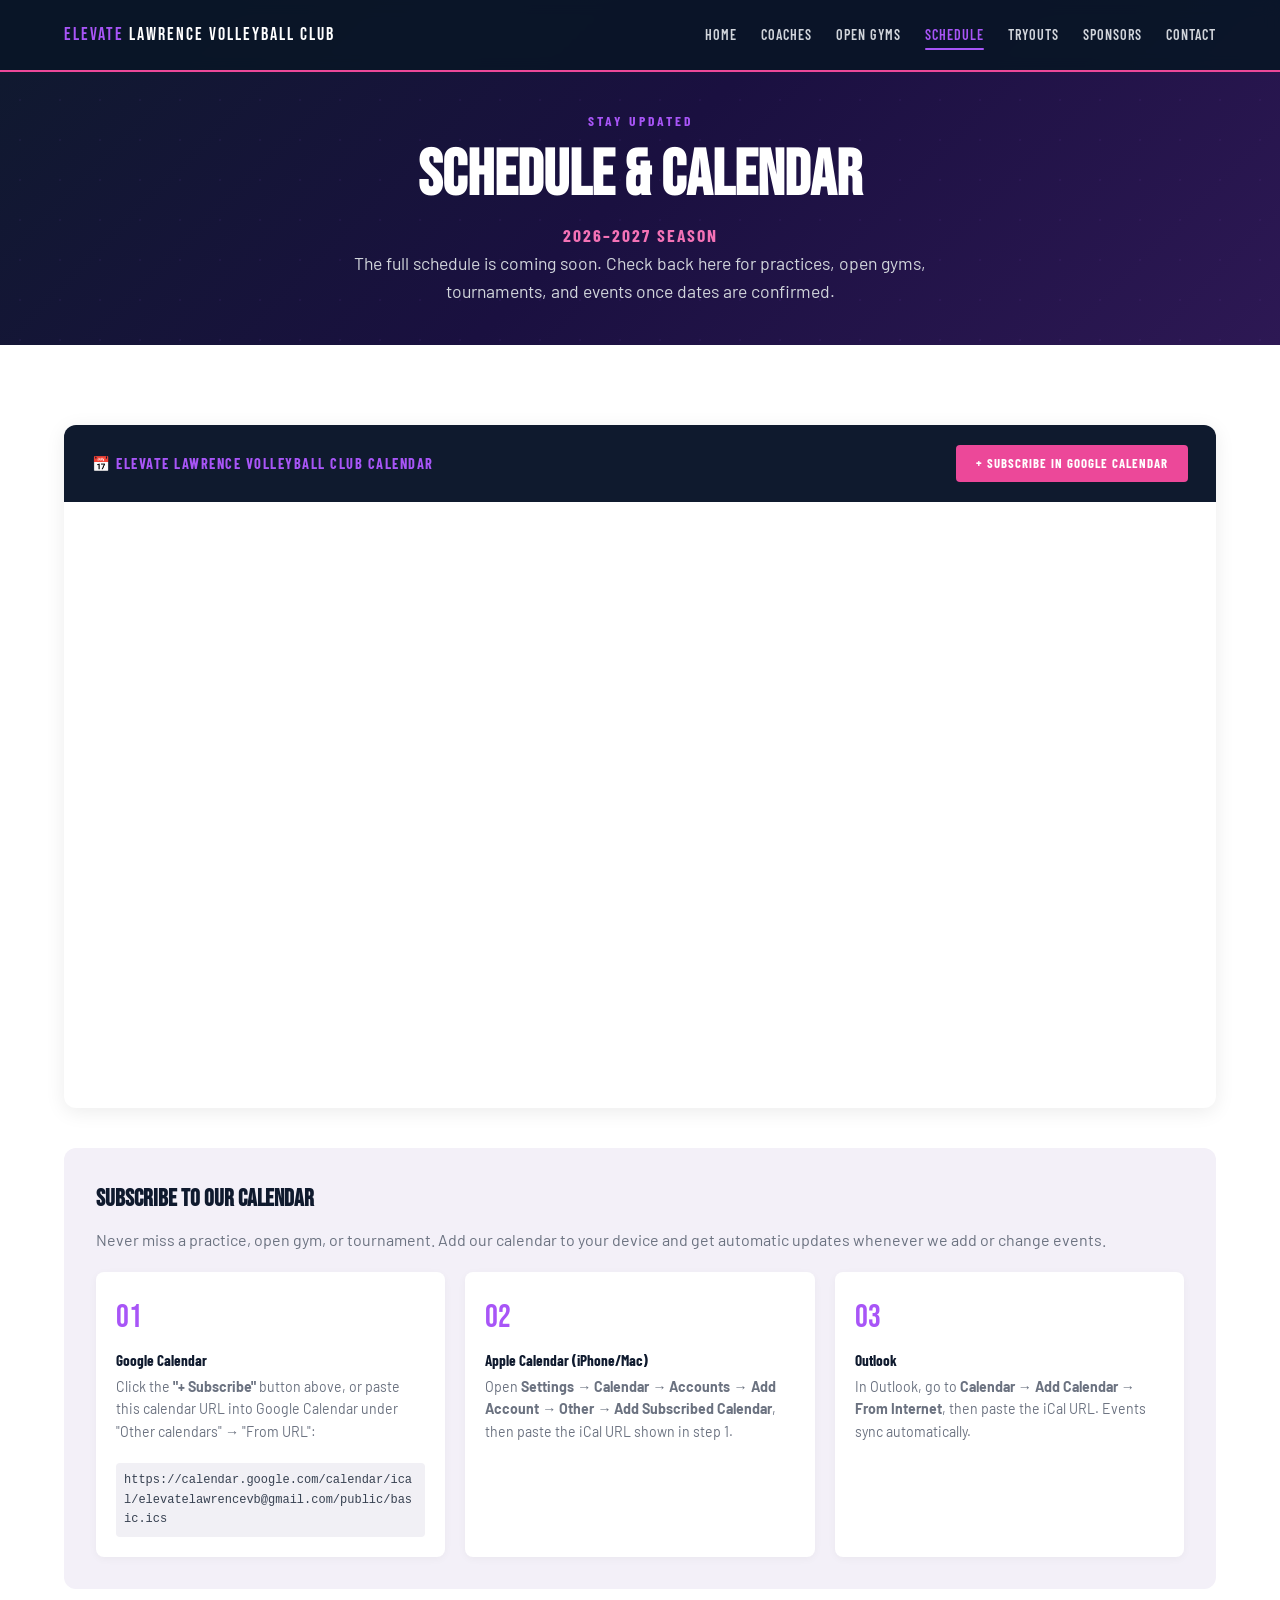
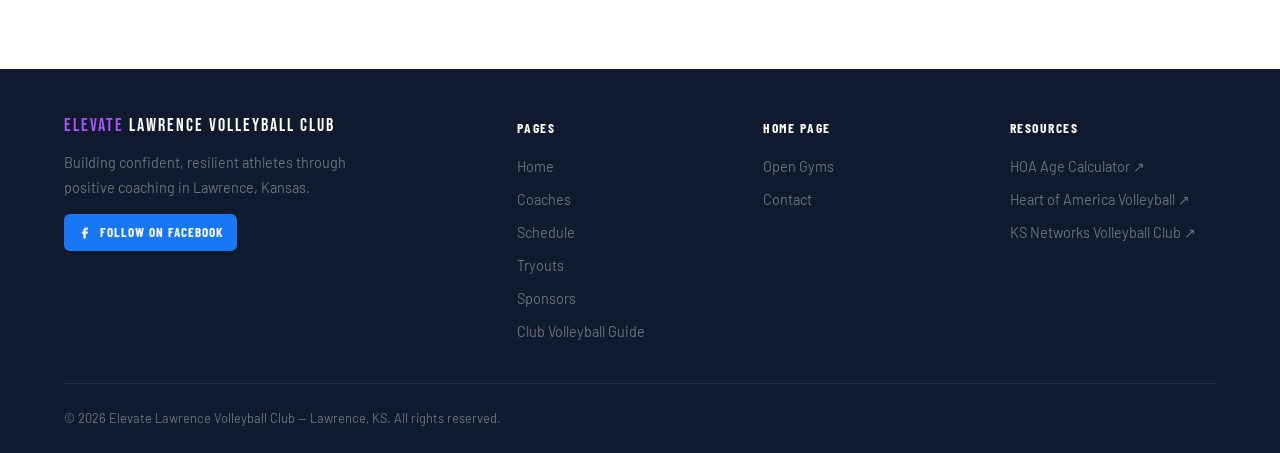
<file: schedule/index.html>
<!DOCTYPE html>
<html lang="en">
<head>
    <meta charset="UTF-8">
    <meta name="theme-color" content="#ec4899">
    <meta name="apple-mobile-web-app-capable" content="yes">
    <meta name="apple-mobile-web-app-status-bar-style" content="black-translucent">
    <meta name="apple-mobile-web-app-title" content="Elevate VB">
    <link rel="icon" href="/logos/favicon.png" type="image/png">
    <link rel="apple-touch-icon" href="/logos/favicon.png">
    <link rel="manifest" href="/site.webmanifest">
    <meta name="viewport" content="width=device-width, initial-scale=1.0">

    <title>Schedule | Elevate Lawrence Volleyball Club — Lawrence, KS</title>
    <meta name="description" content="Elevate Lawrence Volleyball Club schedule in Lawrence, Kansas. View practices, open gyms, tournaments, and events. Subscribe to our Google Calendar to stay up to date.">
    <meta name="keywords" content="volleyball schedule Lawrence KS, juniors volleyball schedule Lawrence Kansas, volleyball practice times Lawrence Kansas, Elevate Lawrence Volleyball Club calendar, open gym schedule Lawrence, juniors volleyball club Lawrence KS">
    <meta name="robots" content="index, follow">
    <link rel="canonical" href="https://elevatelawrencevb.com/schedule/">

    <meta name="geo.region" content="US-KS">
    <meta name="geo.placename" content="Lawrence, Kansas">
    <meta name="geo.position" content="38.9717;-95.2353">
    <meta name="ICBM" content="38.9717, -95.2353">

    <meta property="og:site_name" content="Elevate Lawrence Volleyball Club">
    <meta property="og:title" content="Schedule | Elevate Lawrence Volleyball Club — Lawrence, KS">
    <meta property="og:description" content="View the full Elevate Lawrence Volleyball Club schedule. Subscribe to our Google Calendar for automatic updates on practices, open gyms, and tournaments.">
    <meta property="og:type" content="website">
    <meta property="og:url" content="https://elevatelawrencevb.com/schedule/">

    <link rel="preconnect" href="https://fonts.googleapis.com">
    <link rel="preconnect" href="https://fonts.gstatic.com" crossorigin>
    <link href="https://fonts.googleapis.com/css2?family=Bebas+Neue&family=Barlow:wght@400;500;600;700&family=Barlow+Condensed:wght@600;700&display=swap" rel="stylesheet">
    <link rel="stylesheet" href="/styles.css">
</head>
<body>

<!-- NAVBAR -->
<nav class="navbar" role="navigation" aria-label="Main navigation">
    <div class="container">
        <a href="/" class="logo"><span>ELEVATE</span> LAWRENCE VOLLEYBALL CLUB</a>
        <div class="nav-links" id="navLinks">
            <a href="/">Home</a>
            <a href="/coaches/">Coaches</a>
            <a href="/#opengyms">Open Gyms</a>
            <a href="/schedule/" class="active">Schedule</a>
            <a href="/tryouts/">Tryouts</a>
            <a href="/sponsors/">Sponsors</a>
            <a href="/#contact">Contact</a>
        </div>
        <button class="hamburger" id="hamburger" aria-label="Toggle menu" aria-expanded="false">
            <span></span><span></span><span></span>
        </button>
    </div>
</nav>

<!-- PAGE HERO -->
<section class="page-hero centered">
    <div class="container">
        <div class="section-label">Stay Updated</div>
        <h1 class="section-title light" style="font-size:clamp(2.5rem,6vw,4rem);">SCHEDULE & CALENDAR</h1>
        <p style="font-family:var(--font-heading); font-weight:700; font-size:1.1rem; letter-spacing:2px; color:var(--pink-light); margin-top:8px;">2026–2027 SEASON</p>
        <p>The full schedule is coming soon. Check back here for practices, open gyms, tournaments, and events once dates are confirmed.</p>
    </div>
</section>

<!-- CALENDAR SECTION -->
<section class="section-pad" style="background:var(--white);">
    <div class="container">

        <div class="calendar-wrapper">
            <div class="calendar-header">
                <h3>📅 Elevate Lawrence Volleyball Club Calendar</h3>
                <!--
                    Replace elevatelawrencevb@gmail.com with your Google Calendar's public address
                    Format: https://calendar.google.com/calendar/r?cid=elevatelawrencevb@gmail.com
                -->
                <a href="https://calendar.google.com/calendar/r?cid=elevatelawrencevb@gmail.com" target="_blank" rel="noopener" class="subscribe-btn">
                    + Subscribe in Google Calendar
                </a>
            </div>

            <!--
                HOW TO EMBED YOUR GOOGLE CALENDAR:

                1. Go to Google Calendar → Settings → your calendar
                2. Under "Access permissions", check "Make available to public"
                3. Scroll to "Integrate calendar" → click "Customize"
                4. Choose display options (month view, colors, etc.)
                5. Copy the iframe src URL
                6. Paste it below, uncomment the iframe, delete the placeholder

                Your embed URL looks like:
                https://calendar.google.com/calendar/embed?src=elevatelawrencevb@gmail.com&ctz=America/Chicago
            -->

            <iframe
                src="https://calendar.google.com/calendar/embed?src=elevatelawrencevb@gmail.com&ctz=America%2FChicago&showTitle=0&showNav=1&showPrint=0&showTabs=1&showCalendars=0&mode=AGENDA"
                class="calendar-embed"
                title="Elevate Lawrence Volleyball Club Calendar"
                loading="lazy">
            </iframe>
        </div>

        <!-- Subscribe Options -->
        <div class="subscribe-options">
            <h3>SUBSCRIBE TO OUR CALENDAR</h3>
            <p>Never miss a practice, open gym, or tournament. Add our calendar to your device and get automatic updates whenever we add or change events.</p>
            <div class="subscribe-steps">
                <div class="subscribe-step">
                    <div class="step-num">01</div>
                    <h4>Google Calendar</h4>
                    <p>Click the <strong>"+ Subscribe"</strong> button above, or paste this calendar URL into Google Calendar under "Other calendars" → "From URL":</p>
                    <code style="display:block; margin-top:8px; font-size:0.75rem; background:var(--gray-100); padding:8px; border-radius:4px; word-break:break-all; color:var(--gray-700);">
                        https://calendar.google.com/calendar/ical/elevatelawrencevb@gmail.com/public/basic.ics
                    </code>
                </div>
                <div class="subscribe-step">
                    <div class="step-num">02</div>
                    <h4>Apple Calendar (iPhone/Mac)</h4>
                    <p>Open <strong>Settings → Calendar → Accounts → Add Account → Other → Add Subscribed Calendar</strong>, then paste the iCal URL shown in step 1.</p>
                </div>
                <div class="subscribe-step">
                    <div class="step-num">03</div>
                    <h4>Outlook</h4>
                    <p>In Outlook, go to <strong>Calendar → Add Calendar → From Internet</strong>, then paste the iCal URL. Events sync automatically.</p>
                </div>
            </div>
        </div>

    </div>
</section>

<!-- FOOTER -->
<footer class="footer">
    <div class="container">
        <div class="footer-grid">
            <div class="footer-brand">
                <div class="logo"><span>ELEVATE</span> LAWRENCE VOLLEYBALL CLUB</div>
                <p>Building confident, resilient athletes through positive coaching in Lawrence, Kansas.</p>
                <a href="https://facebook.com/elevatelawrencevb" target="_blank" rel="noopener" aria-label="Follow Elevate Lawrence Volleyball Club on Facebook"
                   style="display:inline-flex; align-items:center; gap:8px; margin-top:14px; padding:8px 14px; background:#1877F2; color:var(--white); border-radius:6px; font-family:var(--font-heading); font-weight:700; font-size:0.82rem; letter-spacing:1px; text-transform:uppercase;">
                    <svg fill="currentColor" viewBox="0 0 24 24" style="width:14px; height:14px; flex-shrink:0;" aria-hidden="true">
                        <path d="M9.198 21.5h4v-8.01h3.604l.396-3.98h-4V7.5a1 1 0 0 1 1-1h3v-4h-3a5 5 0 0 0-5 5v2.01h-2l-.396 3.98h2.396v8.01z"/>
                    </svg>
                    Follow on Facebook
                </a>
            </div>
            <div>
                <h4>Pages</h4>
                <div class="footer-links">
                    <a href="/">Home</a>
                    <a href="/coaches/">Coaches</a>
                    <a href="/schedule/">Schedule</a>
                    <a href="/tryouts/">Tryouts</a>
                    <a href="/sponsors/">Sponsors</a>
                    <a href="/club-volleyball-lawrence/">Club Volleyball Guide</a>
                </div>
            </div>
            <div>
                <h4>Home Page</h4>
                <div class="footer-links">
                    <a href="/#opengyms">Open Gyms</a>
                    <a href="/#contact">Contact</a>
                </div>
            </div>
            <div>
                <h4>Resources</h4>
                <div class="footer-links">
                    <a href="https://hoaonline.org/UTL/UT6_JrAgeCalc2.C.php" target="_blank" rel="noopener">HOA Age Calculator ↗</a>
                    <a href="https://www.hoavb.org/" target="_blank" rel="noopener">Heart of America Volleyball ↗</a>
                    <a href="https://knvbc.org/Home/" target="_blank" rel="noopener">KS Networks Volleyball Club ↗</a>
                </div>
            </div>
        </div>
        <div class="footer-bottom">
            <p>&copy; 2026 Elevate Lawrence Volleyball Club — Lawrence, KS. All rights reserved.</p>
        </div>
    </div>
</footer>

<script>
    const hamburger = document.getElementById('hamburger');
    const navLinks  = document.getElementById('navLinks');
    hamburger.addEventListener('click', () => {
        navLinks.classList.toggle('open');
        hamburger.setAttribute('aria-expanded', navLinks.classList.contains('open'));
    });
    navLinks.querySelectorAll('a').forEach(link => {
        link.addEventListener('click', () => { navLinks.classList.remove('open'); hamburger.setAttribute('aria-expanded','false'); });
    });
</script>
</body>
</html>
</file>
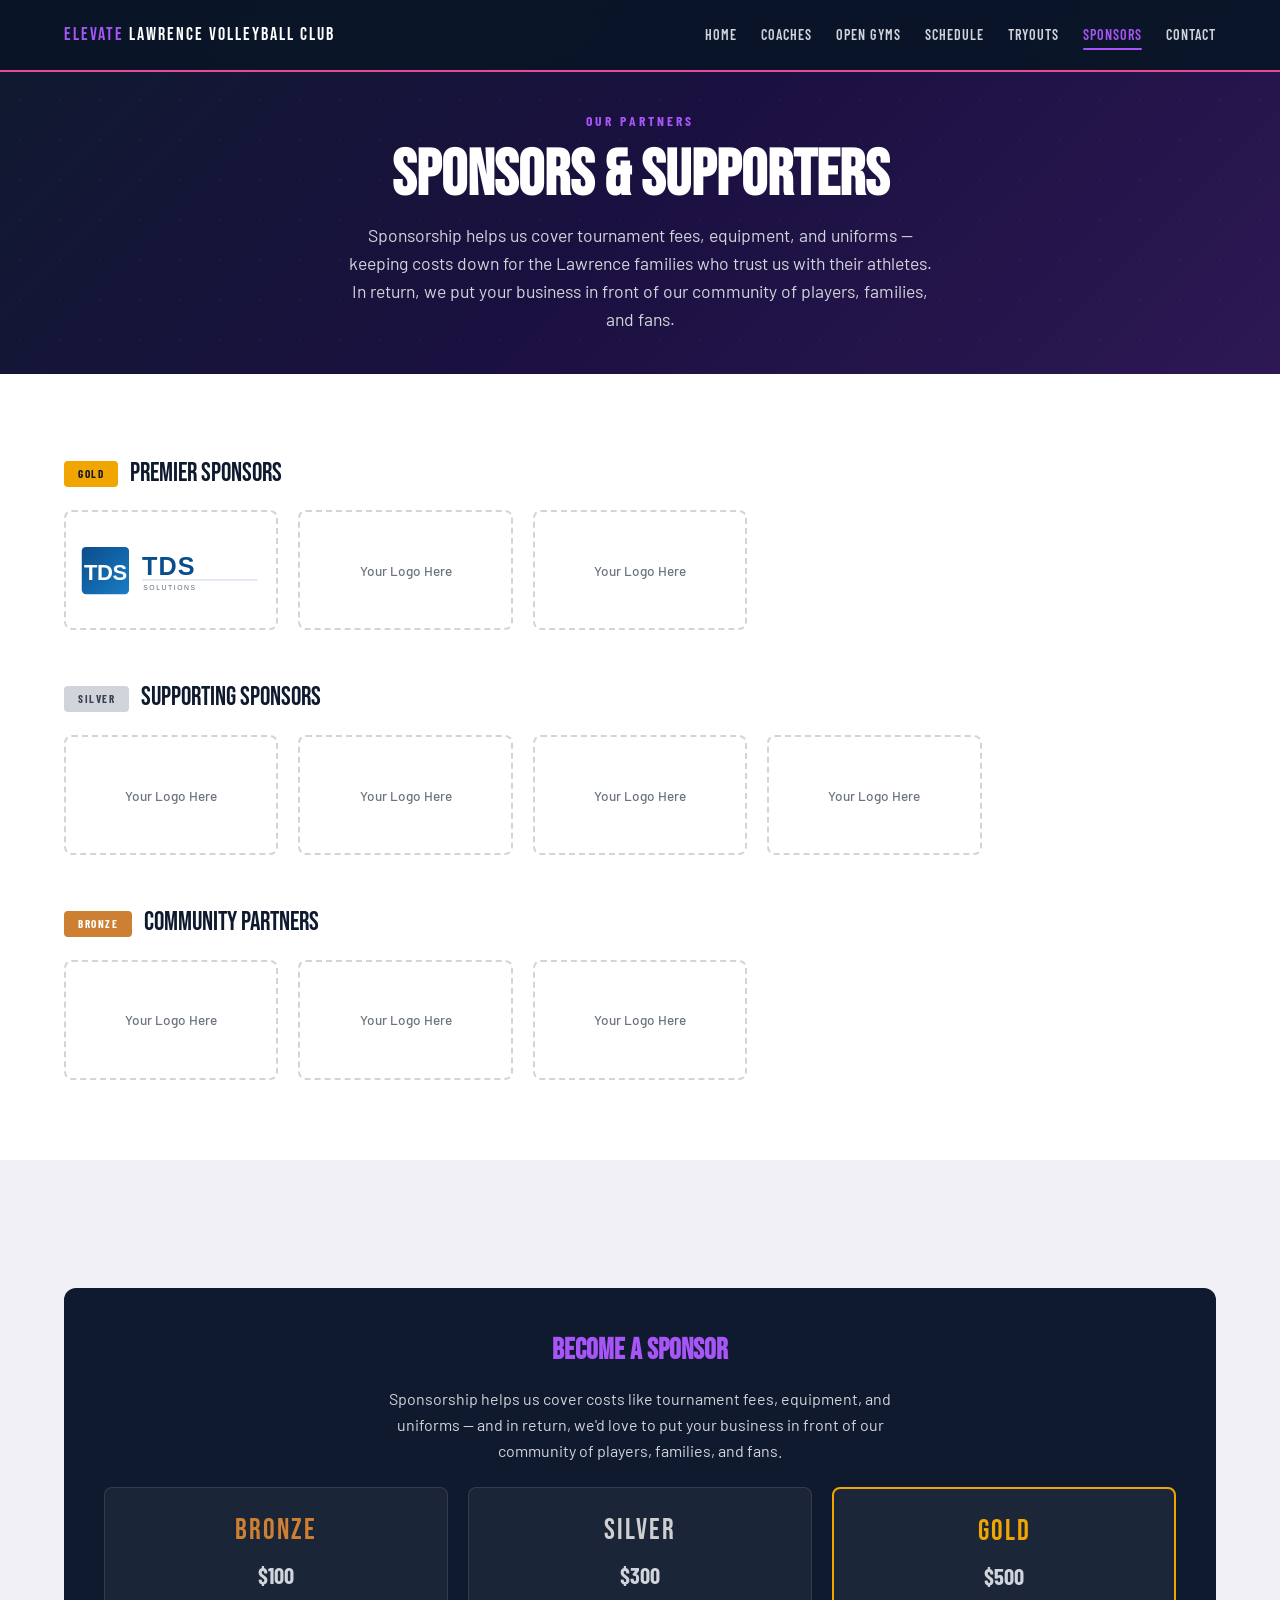
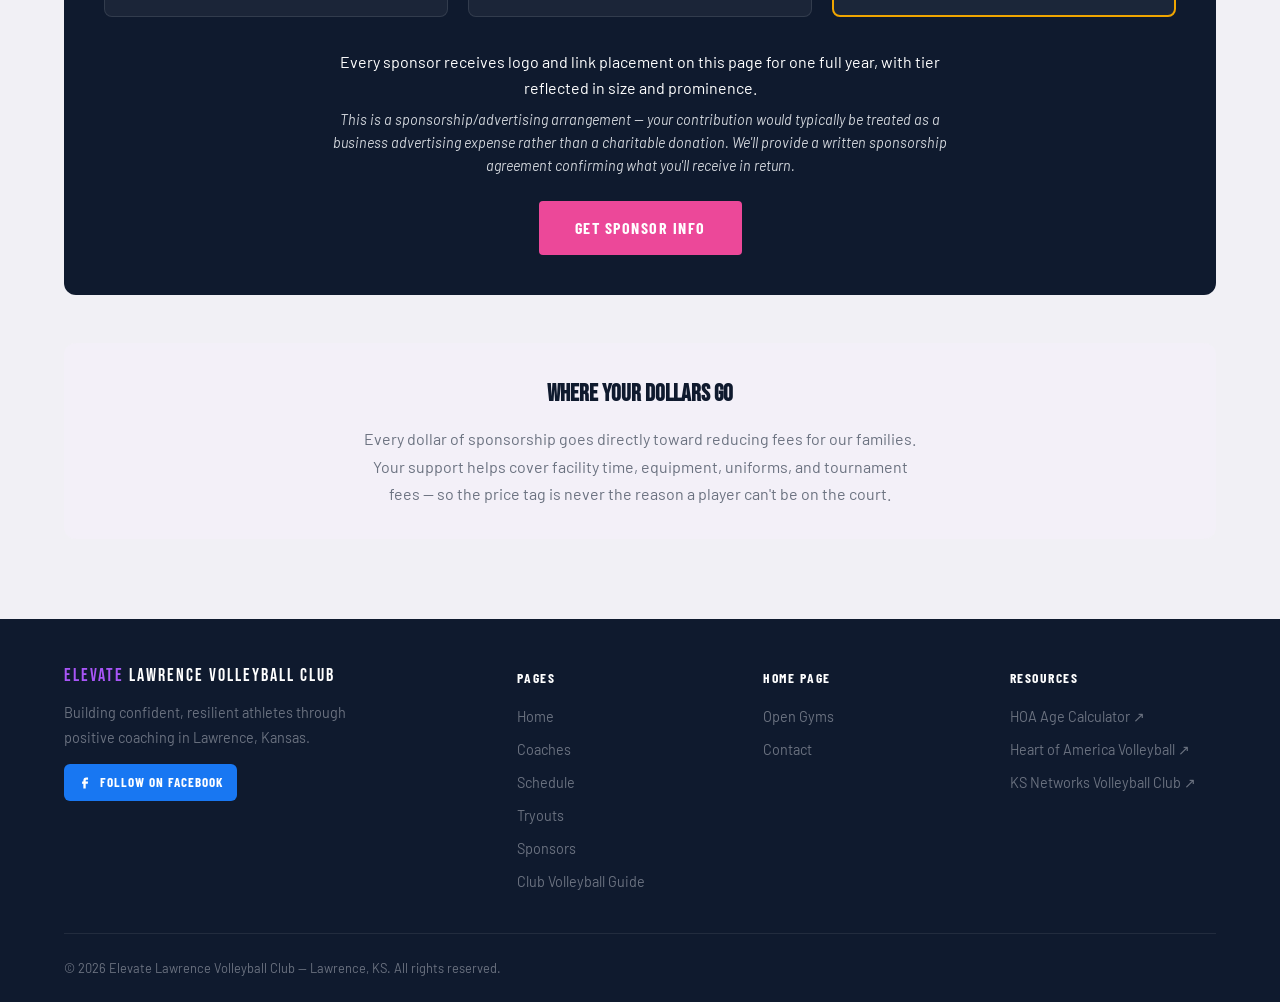
<file: sponsors/index.html>
<!DOCTYPE html>
<html lang="en">
<head>
    <meta charset="UTF-8">
    <meta name="theme-color" content="#ec4899">
    <meta name="apple-mobile-web-app-capable" content="yes">
    <meta name="apple-mobile-web-app-status-bar-style" content="black-translucent">
    <meta name="apple-mobile-web-app-title" content="Elevate VB">
    <link rel="icon" href="/logos/favicon.png" type="image/png">
    <link rel="apple-touch-icon" href="/logos/favicon.png">
    <link rel="manifest" href="/site.webmanifest">
    <meta name="viewport" content="width=device-width, initial-scale=1.0">

    <title>Sponsors | Elevate Lawrence Volleyball Club — Lawrence, KS</title>
    <meta name="description" content="Elevate Lawrence Volleyball Club sponsors and community partners in Lawrence, Kansas. Become a sponsor and support junior volleyball in the Lawrence community.">
    <meta name="keywords" content="sponsor volleyball Lawrence KS, juniors volleyball sponsor Lawrence Kansas, youth sports sponsor Kansas, Elevate Lawrence Volleyball Club sponsors, community sports Lawrence Kansas, juniors volleyball club Lawrence KS">
    <meta name="robots" content="index, follow">
    <link rel="canonical" href="https://elevatelawrencevb.com/sponsors/">

    <meta name="geo.region" content="US-KS">
    <meta name="geo.placename" content="Lawrence, Kansas">
    <meta name="geo.position" content="38.9717;-95.2353">
    <meta name="ICBM" content="38.9717, -95.2353">

    <meta property="og:site_name" content="Elevate Lawrence Volleyball Club">
    <meta property="og:title" content="Sponsors | Elevate Lawrence Volleyball Club — Lawrence, KS">
    <meta property="og:description" content="Put your business in front of Lawrence volleyball families. Sponsorships from $100 — Bronze, Silver, and Gold tiers available.">
    <meta property="og:type" content="website">
    <meta property="og:url" content="https://elevatelawrencevb.com/sponsors/">

    <link rel="preconnect" href="https://fonts.googleapis.com">
    <link rel="preconnect" href="https://fonts.gstatic.com" crossorigin>
    <link href="https://fonts.googleapis.com/css2?family=Bebas+Neue&family=Barlow:wght@400;500;600;700&family=Barlow+Condensed:wght@600;700&display=swap" rel="stylesheet">
    <link rel="stylesheet" href="/styles.css">
</head>
<body>

<!-- NAVBAR -->
<nav class="navbar" role="navigation" aria-label="Main navigation">
    <div class="container">
        <a href="/" class="logo"><span>ELEVATE</span> LAWRENCE VOLLEYBALL CLUB</a>
        <div class="nav-links" id="navLinks">
            <a href="/">Home</a>
            <a href="/coaches/">Coaches</a>
            <a href="/#opengyms">Open Gyms</a>
            <a href="/schedule/">Schedule</a>
            <a href="/tryouts/">Tryouts</a>
            <a href="/sponsors/" class="active">Sponsors</a>
            <a href="/#contact">Contact</a>
        </div>
        <button class="hamburger" id="hamburger" aria-label="Toggle menu" aria-expanded="false">
            <span></span><span></span><span></span>
        </button>
    </div>
</nav>

<!-- PAGE HERO -->
<section class="page-hero centered">
    <div class="container">
        <div class="section-label">Our Partners</div>
        <h1 class="section-title light" style="font-size:clamp(2.5rem,6vw,4rem);">SPONSORS & SUPPORTERS</h1>
        <p>Sponsorship helps us cover tournament fees, equipment, and uniforms — keeping costs down for the Lawrence families who trust us with their athletes. In return, we put your business in front of our community of players, families, and fans.</p>
    </div>
</section>

<!-- SPONSOR TIERS -->
<section class="section-pad" style="background:var(--white);">
    <div class="container">
        <div class="sponsor-tiers">
            <div>
                <div class="tier-label"><span class="badge gold-tier">Gold</span> Premier Sponsors</div>
                <div class="sponsor-logos">
                    <div class="sponsor-slot"><img src="/logos/sponsors/tds.svg" alt="TDS" style="max-width:100%; max-height:100%; object-fit:contain;"></div>
                    <div class="sponsor-slot">Your Logo Here</div>
                    <div class="sponsor-slot">Your Logo Here</div>
                </div>
            </div>
            <div>
                <div class="tier-label"><span class="badge silver-tier">Silver</span> Supporting Sponsors</div>
                <div class="sponsor-logos">
                    <div class="sponsor-slot">Your Logo Here</div>
                    <div class="sponsor-slot">Your Logo Here</div>
                    <div class="sponsor-slot">Your Logo Here</div>
                    <div class="sponsor-slot">Your Logo Here</div>
                </div>
            </div>
            <div>
                <div class="tier-label"><span class="badge bronze-tier">Bronze</span> Community Partners</div>
                <div class="sponsor-logos">
                    <div class="sponsor-slot">Your Logo Here</div>
                    <div class="sponsor-slot">Your Logo Here</div>
                    <div class="sponsor-slot">Your Logo Here</div>
                </div>
            </div>
        </div>
    </div>
</section>

<!-- BECOME A SPONSOR -->
<section class="section-pad" style="background:var(--gray-100);">
    <div class="container">
        <div class="sponsor-cta">
            <h3>BECOME A SPONSOR</h3>
            <p>Sponsorship helps us cover costs like tournament fees, equipment, and uniforms — and in return, we'd love to put your business in front of our community of players, families, and fans.</p>

            <div class="sponsor-benefits-grid">
                <div class="sponsor-benefit">
                    <div style="font-family:var(--font-display); font-size:1.8rem; color:#cd7f32; letter-spacing:2px;">BRONZE</div>
                    <div style="font-family:var(--font-heading); font-weight:700; font-size:1.4rem; color:var(--gray-300); margin:4px 0 0;">$100</div>
                </div>
                <div class="sponsor-benefit">
                    <div style="font-family:var(--font-display); font-size:1.8rem; color:#cfcfcf; letter-spacing:2px;">SILVER</div>
                    <div style="font-family:var(--font-heading); font-weight:700; font-size:1.4rem; color:var(--gray-300); margin:4px 0 0;">$300</div>
                </div>
                <div class="sponsor-benefit" style="border:2px solid #f0a500;">
                    <div style="font-family:var(--font-display); font-size:1.8rem; color:#f0a500; letter-spacing:2px;">GOLD</div>
                    <div style="font-family:var(--font-heading); font-weight:700; font-size:1.4rem; color:var(--gray-300); margin:4px 0 0;">$500</div>
                </div>
            </div>

            <p style="color:#ffffff; max-width:620px; margin:28px auto 8px;">Every sponsor receives logo and link placement on this page for one full year, with tier reflected in size and prominence.</p>
            <p style="color:var(--gray-300); font-size:0.9rem; max-width:620px; margin:8px auto 24px; font-style:italic;">This is a sponsorship/advertising arrangement — your contribution would typically be treated as a business advertising expense rather than a charitable donation. We'll provide a written sponsorship agreement confirming what you'll receive in return.</p>

            <a href="/#contact" class="btn btn-gold">Get Sponsor Info</a>
        </div>

        <div style="margin-top:48px; padding:32px; background:var(--cream); border-radius:12px; text-align:center;">
            <h3 style="font-family:var(--font-display); font-size:1.5rem; color:var(--navy); margin-bottom:12px;">WHERE YOUR DOLLARS GO</h3>
            <p style="color:var(--gray-500); max-width:560px; margin:0 auto; line-height:1.7;">Every dollar of sponsorship goes directly toward reducing fees for our families. Your support helps cover facility time, equipment, uniforms, and tournament fees — so the price tag is never the reason a player can't be on the court.</p>
        </div>
    </div>
</section>

<!-- FOOTER -->
<footer class="footer">
    <div class="container">
        <div class="footer-grid">
            <div class="footer-brand">
                <div class="logo"><span>ELEVATE</span> LAWRENCE VOLLEYBALL CLUB</div>
                <p>Building confident, resilient athletes through positive coaching in Lawrence, Kansas.</p>
                <a href="https://facebook.com/elevatelawrencevb" target="_blank" rel="noopener" aria-label="Follow Elevate Lawrence Volleyball Club on Facebook"
                   style="display:inline-flex; align-items:center; gap:8px; margin-top:14px; padding:8px 14px; background:#1877F2; color:var(--white); border-radius:6px; font-family:var(--font-heading); font-weight:700; font-size:0.82rem; letter-spacing:1px; text-transform:uppercase;">
                    <svg fill="currentColor" viewBox="0 0 24 24" style="width:14px; height:14px; flex-shrink:0;" aria-hidden="true">
                        <path d="M9.198 21.5h4v-8.01h3.604l.396-3.98h-4V7.5a1 1 0 0 1 1-1h3v-4h-3a5 5 0 0 0-5 5v2.01h-2l-.396 3.98h2.396v8.01z"/>
                    </svg>
                    Follow on Facebook
                </a>
            </div>
            <div>
                <h4>Pages</h4>
                <div class="footer-links">
                    <a href="/">Home</a>
                    <a href="/coaches/">Coaches</a>
                    <a href="/schedule/">Schedule</a>
                    <a href="/tryouts/">Tryouts</a>
                    <a href="/sponsors/">Sponsors</a>
                    <a href="/club-volleyball-lawrence/">Club Volleyball Guide</a>
                </div>
            </div>
            <div>
                <h4>Home Page</h4>
                <div class="footer-links">
                    <a href="/#opengyms">Open Gyms</a>
                    <a href="/#contact">Contact</a>
                </div>
            </div>
            <div>
                <h4>Resources</h4>
                <div class="footer-links">
                    <a href="https://hoaonline.org/UTL/UT6_JrAgeCalc2.C.php" target="_blank" rel="noopener">HOA Age Calculator ↗</a>
                    <a href="https://www.hoavb.org/" target="_blank" rel="noopener">Heart of America Volleyball ↗</a>
                    <a href="https://knvbc.org/Home/" target="_blank" rel="noopener">KS Networks Volleyball Club ↗</a>
                </div>
            </div>
        </div>
        <div class="footer-bottom">
            <p>&copy; 2026 Elevate Lawrence Volleyball Club — Lawrence, KS. All rights reserved.</p>
        </div>
    </div>
</footer>

<script>
    const hamburger = document.getElementById('hamburger');
    const navLinks  = document.getElementById('navLinks');
    hamburger.addEventListener('click', () => {
        navLinks.classList.toggle('open');
        hamburger.setAttribute('aria-expanded', navLinks.classList.contains('open'));
    });
    navLinks.querySelectorAll('a').forEach(link => {
        link.addEventListener('click', () => { navLinks.classList.remove('open'); hamburger.setAttribute('aria-expanded','false'); });
    });
</script>
</body>
</html>
</file>
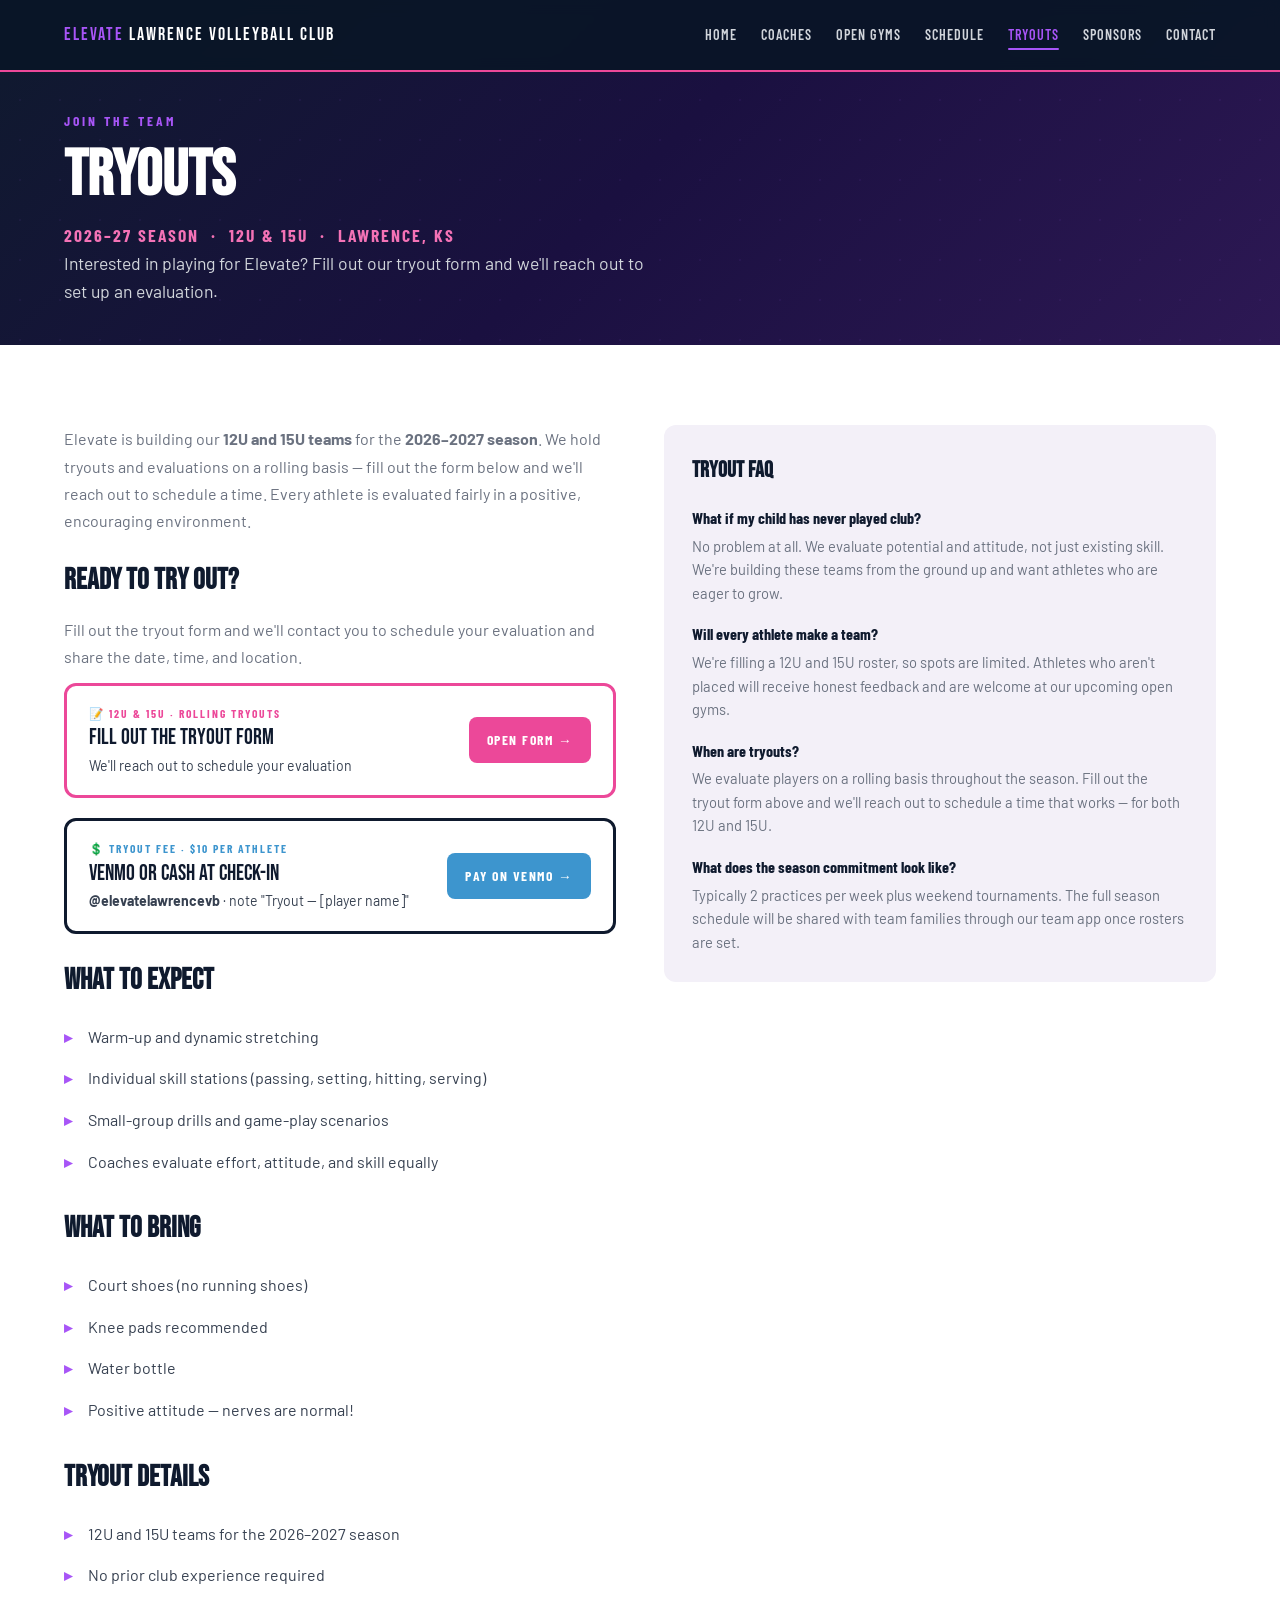
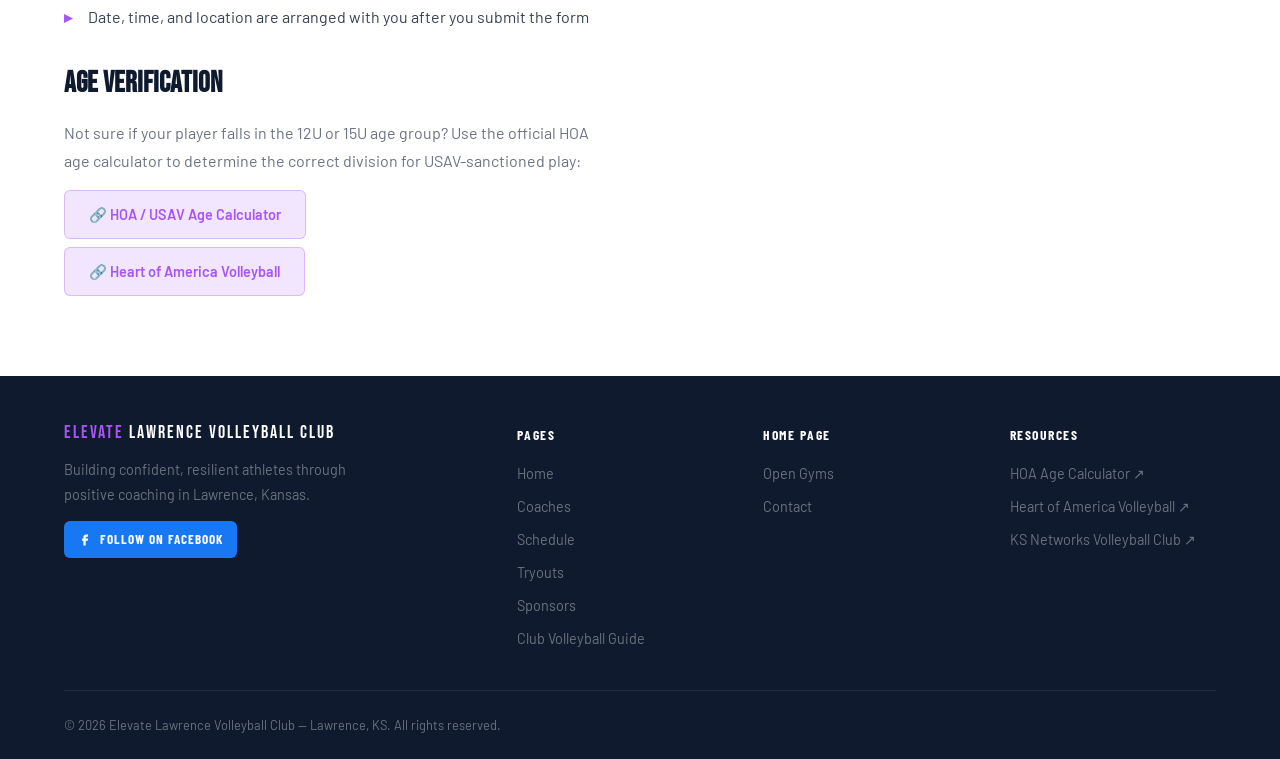
<file: tryouts/index.html>
<!DOCTYPE html>
<html lang="en">
<head>
    <meta charset="UTF-8">
    <meta name="theme-color" content="#ec4899">
    <meta name="apple-mobile-web-app-capable" content="yes">
    <meta name="apple-mobile-web-app-status-bar-style" content="black-translucent">
    <meta name="apple-mobile-web-app-title" content="Elevate VB">
    <link rel="icon" href="/logos/favicon.png" type="image/png">
    <link rel="apple-touch-icon" href="/logos/favicon.png">
    <link rel="manifest" href="/site.webmanifest">
    <meta name="viewport" content="width=device-width, initial-scale=1.0">

    <title>Tryouts | Elevate Lawrence Volleyball Club — Lawrence, KS</title>
    <meta name="description" content="Try out for Elevate Lawrence Volleyball Club in Lawrence, Kansas. We evaluate 12U and 15U players on a rolling basis — fill out our tryout form and we'll reach out to schedule. Positive environment, fair evaluations focused on effort, coachability, and attitude.">
    <meta name="keywords" content="volleyball tryouts Lawrence KS, juniors volleyball tryouts Lawrence Kansas, youth volleyball tryouts Kansas, Elevate Lawrence Volleyball Club tryouts, club volleyball Lawrence Kansas, 12U volleyball tryouts, 15U volleyball tryouts, juniors volleyball club Lawrence KS">
    <meta name="robots" content="index, follow">
    <link rel="canonical" href="https://elevatelawrencevb.com/tryouts/">

    <meta name="geo.region" content="US-KS">
    <meta name="geo.placename" content="Lawrence, Kansas">
    <meta name="geo.position" content="38.9568;-95.2871">
    <meta name="ICBM" content="38.9568, -95.2871">

    <meta property="og:site_name" content="Elevate Lawrence Volleyball Club">
    <meta property="og:title" content="Tryouts | Elevate Lawrence Volleyball Club — Lawrence, KS">
    <meta property="og:description" content="Try out for Elevate Lawrence Volleyball Club — rolling 12U and 15U evaluations in Lawrence, KS. Fill out our tryout form and we'll reach out to schedule.">
    <meta property="og:type" content="website">
    <meta property="og:url" content="https://elevatelawrencevb.com/tryouts/">

    <link rel="preconnect" href="https://fonts.googleapis.com">
    <link rel="preconnect" href="https://fonts.gstatic.com" crossorigin>
    <link href="https://fonts.googleapis.com/css2?family=Bebas+Neue&family=Barlow:wght@400;500;600;700&family=Barlow+Condensed:wght@600;700&display=swap" rel="stylesheet">
    <link rel="stylesheet" href="/styles.css">
</head>
<body>

<!-- NAVBAR -->
<nav class="navbar" role="navigation" aria-label="Main navigation">
    <div class="container">
        <a href="/" class="logo"><span>ELEVATE</span> LAWRENCE VOLLEYBALL CLUB</a>
        <div class="nav-links" id="navLinks">
            <a href="/">Home</a>
            <a href="/coaches/">Coaches</a>
            <a href="/#opengyms">Open Gyms</a>
            <a href="/schedule/">Schedule</a>
            <a href="/tryouts/" class="active">Tryouts</a>
            <a href="/sponsors/">Sponsors</a>
            <a href="/#contact">Contact</a>
        </div>
        <button class="hamburger" id="hamburger" aria-label="Toggle menu" aria-expanded="false">
            <span></span><span></span><span></span>
        </button>
    </div>
</nav>

<!-- PAGE HERO -->
<section class="page-hero">
    <div class="container">
        <div class="section-label">Join the Team</div>
        <h1 class="section-title light" style="font-size:clamp(2.5rem,6vw,4rem);">TRYOUTS</h1>
        <p style="font-family:var(--font-heading); font-weight:700; font-size:1.1rem; letter-spacing:2px; color:var(--pink-light); margin-top:8px;">2026–27 SEASON &nbsp;·&nbsp; 12U &amp; 15U &nbsp;·&nbsp; LAWRENCE, KS</p>
        <p>Interested in playing for Elevate? Fill out our tryout form and we'll reach out to set up an evaluation.</p>
    </div>
</section>

<!-- TRYOUT CONTENT -->
<section class="section-pad" style="background:var(--white);">
    <div class="container">
        <div class="tryout-content">
            <div class="tryout-info">
                <p>Elevate is building our <strong>12U and 15U teams</strong> for the <strong>2026–2027 season</strong>. We hold tryouts and evaluations on a rolling basis — fill out the form below and we'll reach out to schedule a time. Every athlete is evaluated fairly in a positive, encouraging environment.</p>

                <h3>READY TO TRY OUT?</h3>
                <p style="margin-bottom:12px;">Fill out the tryout form and we'll contact you to schedule your evaluation and share the date, time, and location.</p>
                <a href="https://forms.gle/YFKooDXJDgDeD1p19" target="_blank" rel="noopener" style="display:flex; justify-content:space-between; align-items:center; gap:18px; padding:18px 22px; background:var(--white); border:3px solid var(--pink); border-radius:12px; margin:0 0 20px; text-decoration:none;">
                    <div>
                        <div style="font-family:var(--font-heading); font-weight:700; font-size:0.72rem; letter-spacing:2px; color:var(--pink); text-transform:uppercase; margin-bottom:4px;">📝 12U &amp; 15U · Rolling Tryouts</div>
                        <div style="font-family:var(--font-display); font-size:1.4rem; color:var(--navy); line-height:1.1; margin-bottom:4px;">FILL OUT THE TRYOUT FORM</div>
                        <div style="font-size:0.88rem; color:var(--gray-700);">We'll reach out to schedule your evaluation</div>
                    </div>
                    <div style="padding:12px 18px; background:var(--pink); color:var(--white); border-radius:8px; font-family:var(--font-heading); font-weight:700; font-size:0.85rem; letter-spacing:1.5px; text-transform:uppercase; white-space:nowrap;">Open Form →</div>
                </a>

                <!-- VENMO PAY BANNER -->
                <a href="https://account.venmo.com/u/elevatelawrencevb" target="_blank" rel="noopener" style="display:flex; justify-content:space-between; align-items:center; gap:18px; padding:18px 22px; background:var(--white); border:3px solid var(--navy); border-radius:12px; margin:0 0 20px; text-decoration:none;">
                    <div>
                        <div style="font-family:var(--font-heading); font-weight:700; font-size:0.72rem; letter-spacing:2px; color:#3D95CE; text-transform:uppercase; margin-bottom:4px;">💲 Tryout Fee · $10 per athlete</div>
                        <div style="font-family:var(--font-display); font-size:1.4rem; color:var(--navy); line-height:1.1; margin-bottom:4px;">VENMO OR CASH AT CHECK-IN</div>
                        <div style="font-size:0.88rem; color:var(--gray-700);"><strong>@elevatelawrencevb</strong> · note "Tryout — [player name]"</div>
                    </div>
                    <div style="padding:12px 18px; background:#3D95CE; color:var(--white); border-radius:8px; font-family:var(--font-heading); font-weight:700; font-size:0.85rem; letter-spacing:1.5px; text-transform:uppercase; white-space:nowrap;">Pay on Venmo →</div>
                </a>

                <h3>WHAT TO EXPECT</h3>
                <ul>
                    <li>Warm-up and dynamic stretching</li>
                    <li>Individual skill stations (passing, setting, hitting, serving)</li>
                    <li>Small-group drills and game-play scenarios</li>
                    <li>Coaches evaluate effort, attitude, and skill equally</li>
                </ul>

                <h3>WHAT TO BRING</h3>
                <ul>
                    <li>Court shoes (no running shoes)</li>
                    <li>Knee pads recommended</li>
                    <li>Water bottle</li>
                    <li>Positive attitude — nerves are normal!</li>
                </ul>

                <h3>TRYOUT DETAILS</h3>
                <ul>
                    <li>12U and 15U teams for the 2026–2027 season</li>
                    <li>No prior club experience required</li>
                    <li>Date, time, and location are arranged with you after you submit the form</li>
                </ul>

                <h3>AGE VERIFICATION</h3>
                <p>Not sure if your player falls in the 12U or 15U age group? Use the official HOA age calculator to determine the correct division for USAV-sanctioned play:</p>
                <a href="https://hoaonline.org/UTL/UT6_JrAgeCalc2.C.php" target="_blank" rel="noopener" class="age-calc-link">
                    🔗 HOA / USAV Age Calculator
                </a>
                <br>
                <a href="https://www.hoavb.org/" target="_blank" rel="noopener" class="age-calc-link" style="margin-top:8px;">
                    🔗 Heart of America Volleyball
                </a>
            </div>

            <div>
                <div style="padding:28px; background:var(--cream); border-radius:12px;">
                    <h3 style="font-family:var(--font-display); font-size:1.4rem; color:var(--navy); margin-bottom:16px;">TRYOUT FAQ</h3>
                    <div style="margin-bottom:16px;">
                        <h4 style="font-family:var(--font-heading); font-weight:700; color:var(--navy); margin-bottom:4px;">What if my child has never played club?</h4>
                        <p style="font-size:0.92rem; color:var(--gray-500);">No problem at all. We evaluate potential and attitude, not just existing skill. We're building these teams from the ground up and want athletes who are eager to grow.</p>
                    </div>
                    <div style="margin-bottom:16px;">
                        <h4 style="font-family:var(--font-heading); font-weight:700; color:var(--navy); margin-bottom:4px;">Will every athlete make a team?</h4>
                        <p style="font-size:0.92rem; color:var(--gray-500);">We're filling a 12U and 15U roster, so spots are limited. Athletes who aren't placed will receive honest feedback and are welcome at our upcoming open gyms.</p>
                    </div>
                    <div style="margin-bottom:16px;">
                        <h4 style="font-family:var(--font-heading); font-weight:700; color:var(--navy); margin-bottom:4px;">When are tryouts?</h4>
                        <p style="font-size:0.92rem; color:var(--gray-500);">We evaluate players on a rolling basis throughout the season. Fill out the tryout form above and we'll reach out to schedule a time that works — for both 12U and 15U.</p>
                    </div>
                    <div>
                        <h4 style="font-family:var(--font-heading); font-weight:700; color:var(--navy); margin-bottom:4px;">What does the season commitment look like?</h4>
                        <p style="font-size:0.92rem; color:var(--gray-500);">Typically 2 practices per week plus weekend tournaments. The full season schedule will be shared with team families through our team app once rosters are set.</p>
                    </div>
                </div>
            </div>
        </div>
    </div>
</section>

<!-- FOOTER -->
<footer class="footer">
    <div class="container">
        <div class="footer-grid">
            <div class="footer-brand">
                <div class="logo"><span>ELEVATE</span> LAWRENCE VOLLEYBALL CLUB</div>
                <p>Building confident, resilient athletes through positive coaching in Lawrence, Kansas.</p>
                <a href="https://facebook.com/elevatelawrencevb" target="_blank" rel="noopener" aria-label="Follow Elevate Lawrence Volleyball Club on Facebook"
                   style="display:inline-flex; align-items:center; gap:8px; margin-top:14px; padding:8px 14px; background:#1877F2; color:var(--white); border-radius:6px; font-family:var(--font-heading); font-weight:700; font-size:0.82rem; letter-spacing:1px; text-transform:uppercase;">
                    <svg fill="currentColor" viewBox="0 0 24 24" style="width:14px; height:14px; flex-shrink:0;" aria-hidden="true">
                        <path d="M9.198 21.5h4v-8.01h3.604l.396-3.98h-4V7.5a1 1 0 0 1 1-1h3v-4h-3a5 5 0 0 0-5 5v2.01h-2l-.396 3.98h2.396v8.01z"/>
                    </svg>
                    Follow on Facebook
                </a>
            </div>
            <div>
                <h4>Pages</h4>
                <div class="footer-links">
                    <a href="/">Home</a>
                    <a href="/coaches/">Coaches</a>
                    <a href="/schedule/">Schedule</a>
                    <a href="/tryouts/">Tryouts</a>
                    <a href="/sponsors/">Sponsors</a>
                    <a href="/club-volleyball-lawrence/">Club Volleyball Guide</a>
                </div>
            </div>
            <div>
                <h4>Home Page</h4>
                <div class="footer-links">
                    <a href="/#opengyms">Open Gyms</a>
                    <a href="/#contact">Contact</a>
                </div>
            </div>
            <div>
                <h4>Resources</h4>
                <div class="footer-links">
                    <a href="https://hoaonline.org/UTL/UT6_JrAgeCalc2.C.php" target="_blank" rel="noopener">HOA Age Calculator ↗</a>
                    <a href="https://www.hoavb.org/" target="_blank" rel="noopener">Heart of America Volleyball ↗</a>
                    <a href="https://knvbc.org/Home/" target="_blank" rel="noopener">KS Networks Volleyball Club ↗</a>
                </div>
            </div>
        </div>
        <div class="footer-bottom">
            <p>&copy; 2026 Elevate Lawrence Volleyball Club — Lawrence, KS. All rights reserved.</p>
        </div>
    </div>
</footer>

<script>
    const hamburger = document.getElementById('hamburger');
    const navLinks  = document.getElementById('navLinks');
    hamburger.addEventListener('click', () => {
        navLinks.classList.toggle('open');
        hamburger.setAttribute('aria-expanded', navLinks.classList.contains('open'));
    });
    navLinks.querySelectorAll('a').forEach(link => {
        link.addEventListener('click', () => { navLinks.classList.remove('open'); hamburger.setAttribute('aria-expanded','false'); });
    });
</script>
</body>
</html>
</file>
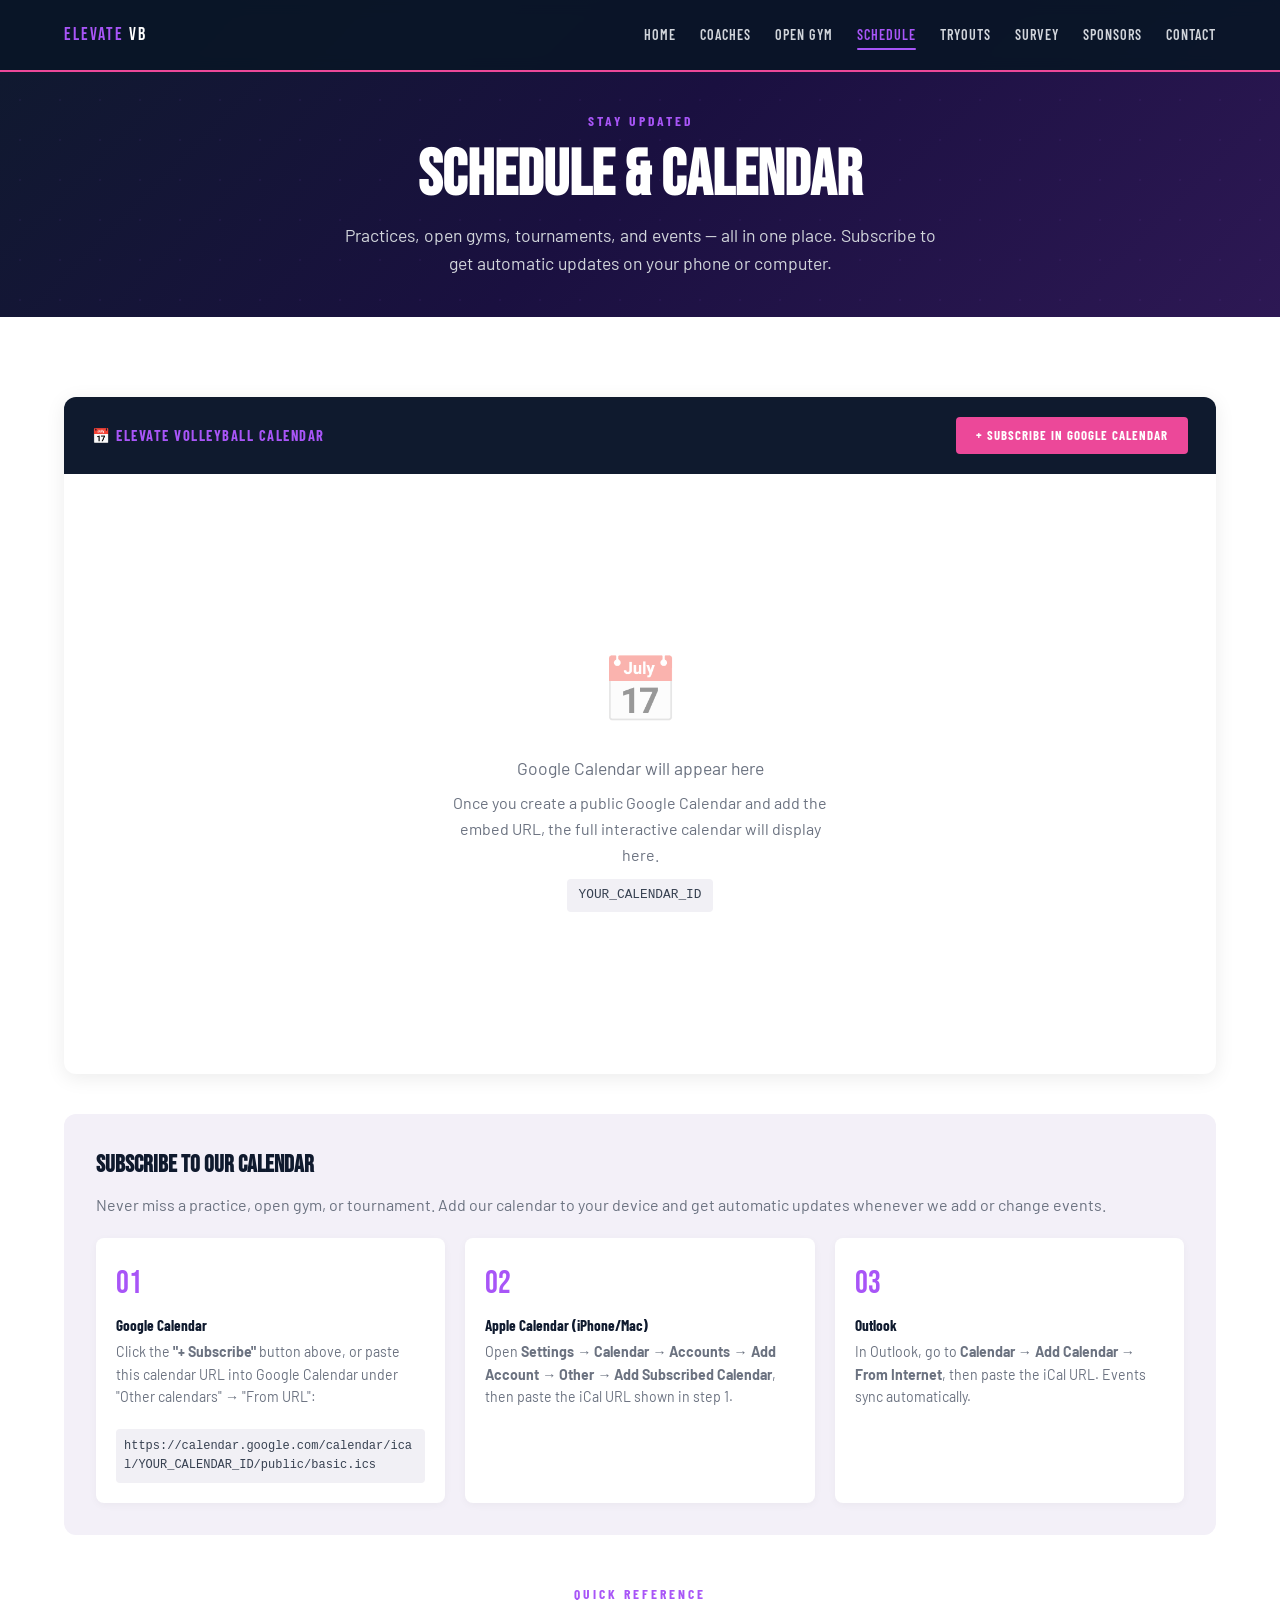
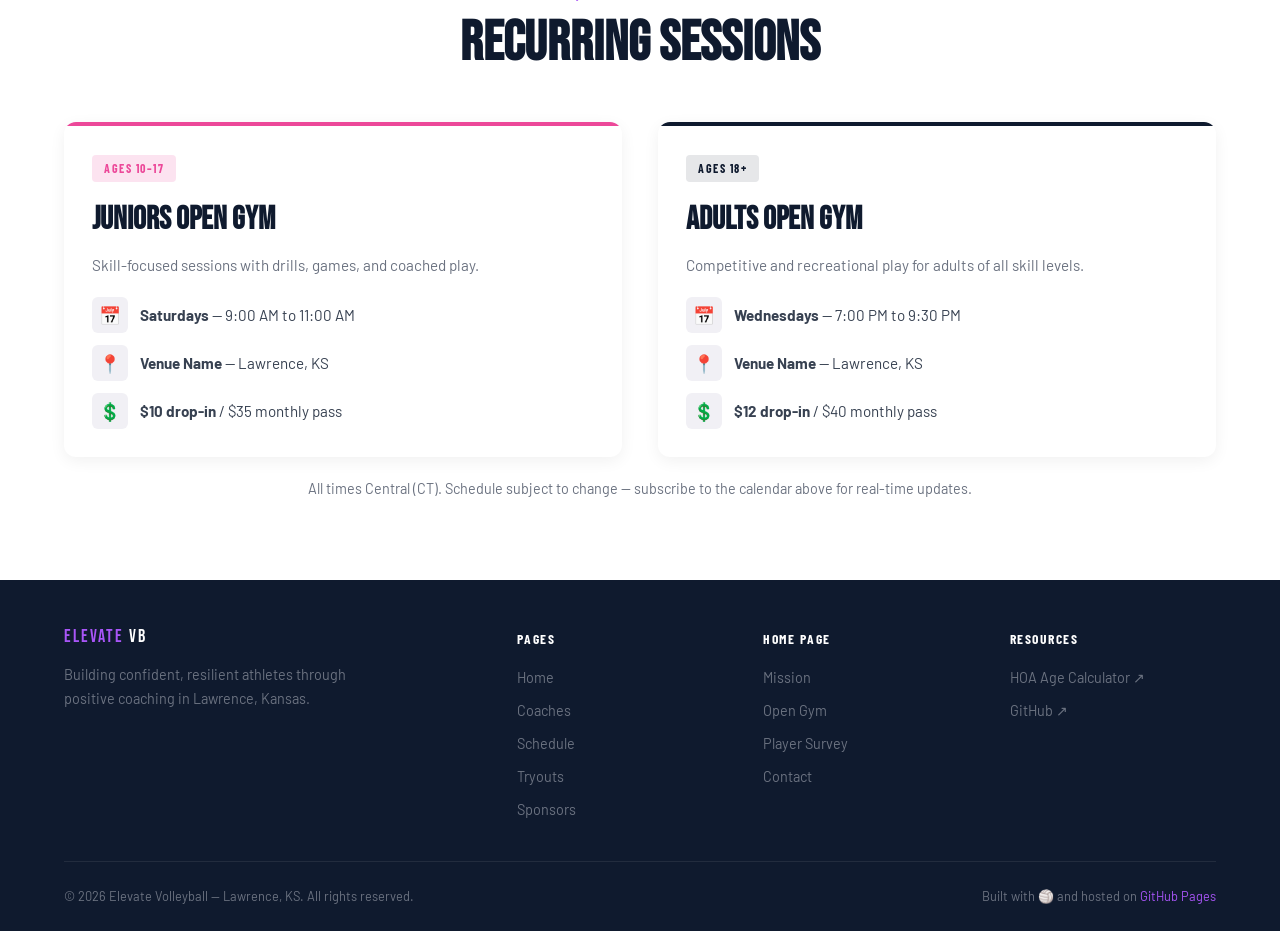
<file: mnt/user-data/outputs/schedule/index.html>
<!DOCTYPE html>
<html lang="en">
<head>
    <meta charset="UTF-8">
    <meta name="viewport" content="width=device-width, initial-scale=1.0">

    <title>Schedule | Elevate Volleyball — Lawrence, KS</title>
    <meta name="description" content="Elevate Volleyball schedule in Lawrence, Kansas. View practices, open gyms, tournaments, and events. Subscribe to our Google Calendar to stay up to date.">
    <meta name="keywords" content="volleyball schedule Lawrence KS, volleyball practice times Lawrence Kansas, Elevate Volleyball calendar, open gym schedule Lawrence">
    <meta name="robots" content="index, follow">
    <link rel="canonical" href="https://LawrenceVolleyball.com/schedule/">

    <meta name="geo.region" content="US-KS">
    <meta name="geo.placename" content="Lawrence, Kansas">
    <meta name="geo.position" content="38.9717;-95.2353">
    <meta name="ICBM" content="38.9717, -95.2353">

    <meta property="og:title" content="Schedule | Elevate Volleyball — Lawrence, KS">
    <meta property="og:description" content="View the full Elevate Volleyball schedule. Subscribe to our Google Calendar for automatic updates on practices, open gyms, and tournaments.">
    <meta property="og:type" content="website">
    <meta property="og:url" content="https://LawrenceVolleyball.com/schedule/">

    <link rel="preconnect" href="https://fonts.googleapis.com">
    <link rel="preconnect" href="https://fonts.gstatic.com" crossorigin>
    <link href="https://fonts.googleapis.com/css2?family=Bebas+Neue&family=Barlow:wght@400;500;600;700&family=Barlow+Condensed:wght@600;700&display=swap" rel="stylesheet">
    <link rel="stylesheet" href="/styles.css">
</head>
<body>

<!-- NAVBAR -->
<nav class="navbar" role="navigation" aria-label="Main navigation">
    <div class="container">
        <a href="/" class="logo"><span>ELEVATE</span> VB</a>
        <div class="nav-links" id="navLinks">
            <a href="/">Home</a>
            <a href="/coaches/">Coaches</a>
            <a href="/#open-gym">Open Gym</a>
            <a href="/schedule/" class="active">Schedule</a>
            <a href="/tryouts/">Tryouts</a>
            <a href="/#survey">Survey</a>
            <a href="/sponsors/">Sponsors</a>
            <a href="/#contact">Contact</a>
        </div>
        <button class="hamburger" id="hamburger" aria-label="Toggle menu" aria-expanded="false">
            <span></span><span></span><span></span>
        </button>
    </div>
</nav>

<!-- PAGE HERO -->
<section class="page-hero centered">
    <div class="container">
        <div class="section-label">Stay Updated</div>
        <h1 class="section-title light" style="font-size:clamp(2.5rem,6vw,4rem);">SCHEDULE & CALENDAR</h1>
        <p>Practices, open gyms, tournaments, and events — all in one place. Subscribe to get automatic updates on your phone or computer.</p>
    </div>
</section>

<!-- CALENDAR SECTION -->
<section class="section-pad" style="background:var(--white);">
    <div class="container">

        <div class="calendar-wrapper">
            <div class="calendar-header">
                <h3>📅 Elevate Volleyball Calendar</h3>
                <!--
                    Replace YOUR_CALENDAR_ID with your Google Calendar's public address
                    Format: https://calendar.google.com/calendar/r?cid=YOUR_CALENDAR_ID
                -->
                <a href="https://calendar.google.com/calendar/r?cid=YOUR_CALENDAR_ID" target="_blank" rel="noopener" class="subscribe-btn">
                    + Subscribe in Google Calendar
                </a>
            </div>

            <!--
                HOW TO EMBED YOUR GOOGLE CALENDAR:

                1. Go to Google Calendar → Settings → your calendar
                2. Under "Access permissions", check "Make available to public"
                3. Scroll to "Integrate calendar" → click "Customize"
                4. Choose display options (month view, colors, etc.)
                5. Copy the iframe src URL
                6. Paste it below, uncomment the iframe, delete the placeholder

                Your embed URL looks like:
                https://calendar.google.com/calendar/embed?src=YOUR_CALENDAR_ID&ctz=America/Chicago
            -->

            <!--
            <iframe
                src="https://calendar.google.com/calendar/embed?src=YOUR_CALENDAR_ID&ctz=America%2FChicago&showTitle=0&showNav=1&showPrint=0&showTabs=1&showCalendars=0&mode=MONTH"
                class="calendar-embed"
                title="Elevate Volleyball Calendar"
                loading="lazy">
            </iframe>
            -->

            <div class="calendar-placeholder">
                <div class="icon">📅</div>
                <p style="font-size:1.1rem; margin-bottom:8px;">Google Calendar will appear here</p>
                <p style="max-width:400px;">Once you create a public Google Calendar and add the embed URL, the full interactive calendar will display here.</p>
                <code>YOUR_CALENDAR_ID</code>
            </div>
        </div>

        <!-- Subscribe Options -->
        <div class="subscribe-options">
            <h3>SUBSCRIBE TO OUR CALENDAR</h3>
            <p>Never miss a practice, open gym, or tournament. Add our calendar to your device and get automatic updates whenever we add or change events.</p>
            <div class="subscribe-steps">
                <div class="subscribe-step">
                    <div class="step-num">01</div>
                    <h4>Google Calendar</h4>
                    <p>Click the <strong>"+ Subscribe"</strong> button above, or paste this calendar URL into Google Calendar under "Other calendars" → "From URL":</p>
                    <code style="display:block; margin-top:8px; font-size:0.75rem; background:var(--gray-100); padding:8px; border-radius:4px; word-break:break-all; color:var(--gray-700);">
                        https://calendar.google.com/calendar/ical/YOUR_CALENDAR_ID/public/basic.ics
                    </code>
                </div>
                <div class="subscribe-step">
                    <div class="step-num">02</div>
                    <h4>Apple Calendar (iPhone/Mac)</h4>
                    <p>Open <strong>Settings → Calendar → Accounts → Add Account → Other → Add Subscribed Calendar</strong>, then paste the iCal URL shown in step 1.</p>
                </div>
                <div class="subscribe-step">
                    <div class="step-num">03</div>
                    <h4>Outlook</h4>
                    <p>In Outlook, go to <strong>Calendar → Add Calendar → From Internet</strong>, then paste the iCal URL. Events sync automatically.</p>
                </div>
            </div>
        </div>

        <!-- Quick Reference -->
        <div style="margin-top:48px;">
            <div class="text-center mb-48">
                <div class="section-label">Quick Reference</div>
                <h2 class="section-title">RECURRING SESSIONS</h2>
            </div>
            <div class="gym-grid">
                <div class="gym-card">
                    <div class="gym-header juniors">
                        <div class="gym-tag">Ages 10–17</div>
                        <h3>JUNIORS OPEN GYM</h3>
                        <p>Skill-focused sessions with drills, games, and coached play.</p>
                    </div>
                    <div class="gym-details">
                        <div class="gym-detail"><div class="icon">📅</div><div><strong>Saturdays</strong> — 9:00 AM to 11:00 AM</div></div>
                        <div class="gym-detail"><div class="icon">📍</div><div><strong>Venue Name</strong> — Lawrence, KS</div></div>
                        <div class="gym-detail"><div class="icon">💲</div><div><strong>$10 drop-in</strong> / $35 monthly pass</div></div>
                    </div>
                </div>
                <div class="gym-card">
                    <div class="gym-header adults">
                        <div class="gym-tag">Ages 18+</div>
                        <h3>ADULTS OPEN GYM</h3>
                        <p>Competitive and recreational play for adults of all skill levels.</p>
                    </div>
                    <div class="gym-details">
                        <div class="gym-detail"><div class="icon">📅</div><div><strong>Wednesdays</strong> — 7:00 PM to 9:30 PM</div></div>
                        <div class="gym-detail"><div class="icon">📍</div><div><strong>Venue Name</strong> — Lawrence, KS</div></div>
                        <div class="gym-detail"><div class="icon">💲</div><div><strong>$12 drop-in</strong> / $40 monthly pass</div></div>
                    </div>
                </div>
            </div>
            <p style="text-align:center; margin-top:20px; font-size:0.9rem; color:var(--gray-500);">
                All times Central (CT). Schedule subject to change — subscribe to the calendar above for real-time updates.
            </p>
        </div>
    </div>
</section>

<!-- FOOTER -->
<footer class="footer">
    <div class="container">
        <div class="footer-grid">
            <div class="footer-brand">
                <div class="logo"><span>ELEVATE</span> VB</div>
                <p>Building confident, resilient athletes through positive coaching in Lawrence, Kansas.</p>
            </div>
            <div>
                <h4>Pages</h4>
                <div class="footer-links">
                    <a href="/">Home</a>
                    <a href="/coaches/">Coaches</a>
                    <a href="/schedule/">Schedule</a>
                    <a href="/tryouts/">Tryouts</a>
                    <a href="/sponsors/">Sponsors</a>
                </div>
            </div>
            <div>
                <h4>Home Page</h4>
                <div class="footer-links">
                    <a href="/#mission">Mission</a>
                    <a href="/#open-gym">Open Gym</a>
                    <a href="/#survey">Player Survey</a>
                    <a href="/#contact">Contact</a>
                </div>
            </div>
            <div>
                <h4>Resources</h4>
                <div class="footer-links">
                    <a href="https://www.usav.org/age-definition" target="_blank" rel="noopener">HOA Age Calculator ↗</a>
                    <a href="https://github.com/YOUR-GITHUB-USERNAME" target="_blank" rel="noopener">GitHub ↗</a>
                </div>
            </div>
        </div>
        <div class="footer-bottom">
            <p>&copy; 2026 Elevate Volleyball — Lawrence, KS. All rights reserved.</p>
            <p>Built with 🏐 and hosted on <a href="https://pages.github.com" target="_blank" rel="noopener">GitHub Pages</a></p>
        </div>
    </div>
</footer>

<script>
    const hamburger = document.getElementById('hamburger');
    const navLinks  = document.getElementById('navLinks');
    hamburger.addEventListener('click', () => {
        navLinks.classList.toggle('open');
        hamburger.setAttribute('aria-expanded', navLinks.classList.contains('open'));
    });
    navLinks.querySelectorAll('a').forEach(link => {
        link.addEventListener('click', () => { navLinks.classList.remove('open'); hamburger.setAttribute('aria-expanded','false'); });
    });
</script>
</body>
</html>
</file>
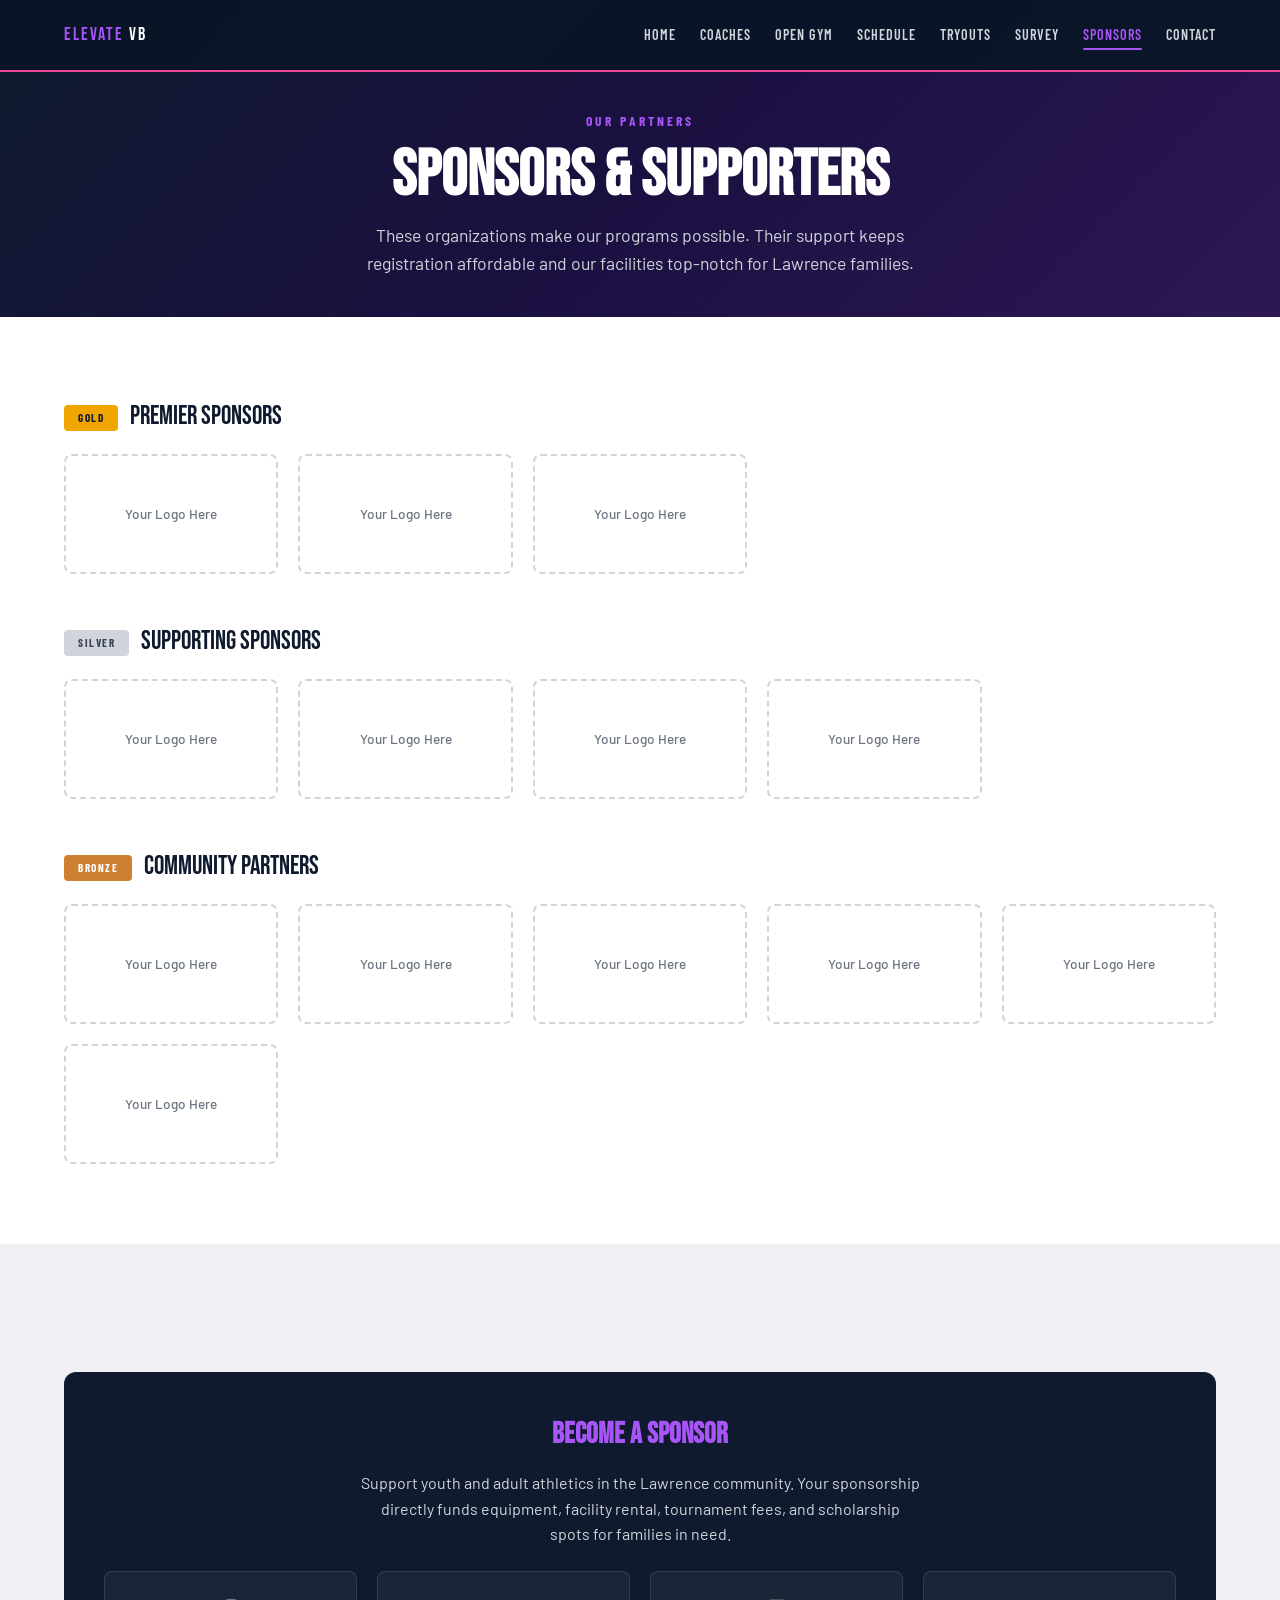
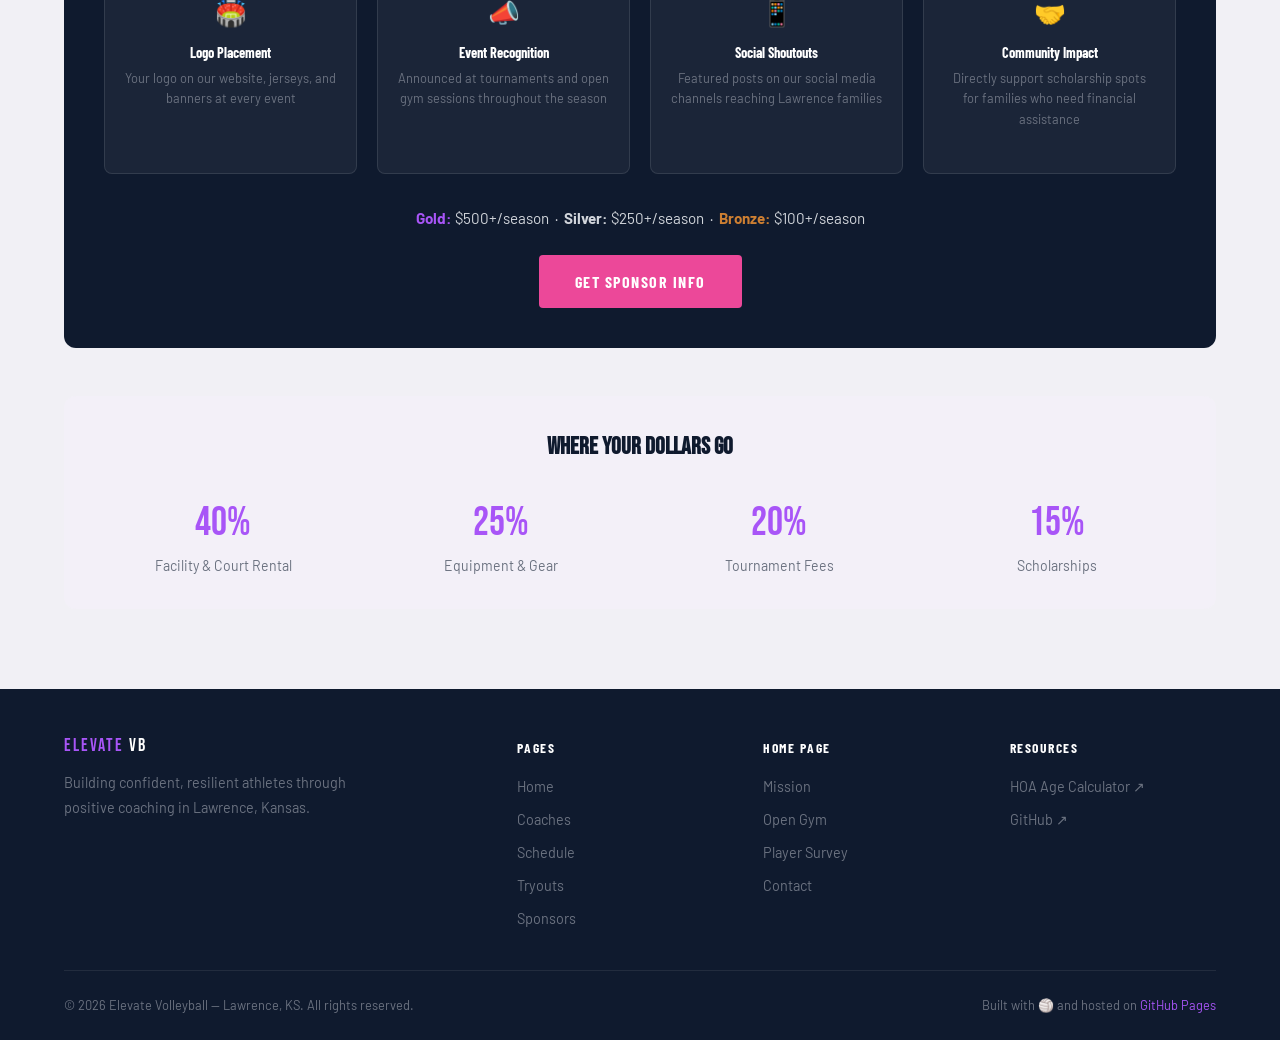
<file: mnt/user-data/outputs/sponsors/index.html>
<!DOCTYPE html>
<html lang="en">
<head>
    <meta charset="UTF-8">
    <meta name="viewport" content="width=device-width, initial-scale=1.0">

    <title>Sponsors | Elevate Volleyball — Lawrence, KS</title>
    <meta name="description" content="Elevate Volleyball sponsors and community partners in Lawrence, Kansas. Become a sponsor and support youth and adult athletics in the Lawrence community.">
    <meta name="keywords" content="sponsor volleyball Lawrence KS, youth sports sponsor Kansas, Elevate Volleyball sponsors, community sports Lawrence Kansas">
    <meta name="robots" content="index, follow">
    <link rel="canonical" href="https://LawrenceVolleyball.com/sponsors/">

    <meta name="geo.region" content="US-KS">
    <meta name="geo.placename" content="Lawrence, Kansas">
    <meta name="geo.position" content="38.9717;-95.2353">
    <meta name="ICBM" content="38.9717, -95.2353">

    <meta property="og:title" content="Sponsors | Elevate Volleyball — Lawrence, KS">
    <meta property="og:description" content="Support youth and adult volleyball in Lawrence, Kansas. Sponsorships start at $100/season.">
    <meta property="og:type" content="website">
    <meta property="og:url" content="https://LawrenceVolleyball.com/sponsors/">

    <link rel="preconnect" href="https://fonts.googleapis.com">
    <link rel="preconnect" href="https://fonts.gstatic.com" crossorigin>
    <link href="https://fonts.googleapis.com/css2?family=Bebas+Neue&family=Barlow:wght@400;500;600;700&family=Barlow+Condensed:wght@600;700&display=swap" rel="stylesheet">
    <link rel="stylesheet" href="/styles.css">
</head>
<body>

<!-- NAVBAR -->
<nav class="navbar" role="navigation" aria-label="Main navigation">
    <div class="container">
        <a href="/" class="logo"><span>ELEVATE</span> VB</a>
        <div class="nav-links" id="navLinks">
            <a href="/">Home</a>
            <a href="/coaches/">Coaches</a>
            <a href="/#open-gym">Open Gym</a>
            <a href="/schedule/">Schedule</a>
            <a href="/tryouts/">Tryouts</a>
            <a href="/#survey">Survey</a>
            <a href="/sponsors/" class="active">Sponsors</a>
            <a href="/#contact">Contact</a>
        </div>
        <button class="hamburger" id="hamburger" aria-label="Toggle menu" aria-expanded="false">
            <span></span><span></span><span></span>
        </button>
    </div>
</nav>

<!-- PAGE HERO -->
<section class="page-hero centered">
    <div class="container">
        <div class="section-label">Our Partners</div>
        <h1 class="section-title light" style="font-size:clamp(2.5rem,6vw,4rem);">SPONSORS & SUPPORTERS</h1>
        <p>These organizations make our programs possible. Their support keeps registration affordable and our facilities top-notch for Lawrence families.</p>
    </div>
</section>

<!-- SPONSOR TIERS -->
<section class="section-pad" style="background:var(--white);">
    <div class="container">
        <div class="sponsor-tiers">
            <div>
                <div class="tier-label"><span class="badge gold-tier">Gold</span> Premier Sponsors</div>
                <div class="sponsor-logos">
                    <div class="sponsor-slot">Your Logo Here</div>
                    <div class="sponsor-slot">Your Logo Here</div>
                    <div class="sponsor-slot">Your Logo Here</div>
                </div>
            </div>
            <div>
                <div class="tier-label"><span class="badge silver-tier">Silver</span> Supporting Sponsors</div>
                <div class="sponsor-logos">
                    <div class="sponsor-slot">Your Logo Here</div>
                    <div class="sponsor-slot">Your Logo Here</div>
                    <div class="sponsor-slot">Your Logo Here</div>
                    <div class="sponsor-slot">Your Logo Here</div>
                </div>
            </div>
            <div>
                <div class="tier-label"><span class="badge bronze-tier">Bronze</span> Community Partners</div>
                <div class="sponsor-logos">
                    <div class="sponsor-slot">Your Logo Here</div>
                    <div class="sponsor-slot">Your Logo Here</div>
                    <div class="sponsor-slot">Your Logo Here</div>
                    <div class="sponsor-slot">Your Logo Here</div>
                    <div class="sponsor-slot">Your Logo Here</div>
                    <div class="sponsor-slot">Your Logo Here</div>
                </div>
            </div>
        </div>
    </div>
</section>

<!-- BECOME A SPONSOR -->
<section class="section-pad" style="background:var(--gray-100);">
    <div class="container">
        <div class="sponsor-cta">
            <h3>BECOME A SPONSOR</h3>
            <p>Support youth and adult athletics in the Lawrence community. Your sponsorship directly funds equipment, facility rental, tournament fees, and scholarship spots for families in need.</p>
            <div class="sponsor-benefits-grid">
                <div class="sponsor-benefit">
                    <div class="icon">🏟️</div>
                    <h4>Logo Placement</h4>
                    <p>Your logo on our website, jerseys, and banners at every event</p>
                </div>
                <div class="sponsor-benefit">
                    <div class="icon">📣</div>
                    <h4>Event Recognition</h4>
                    <p>Announced at tournaments and open gym sessions throughout the season</p>
                </div>
                <div class="sponsor-benefit">
                    <div class="icon">📱</div>
                    <h4>Social Shoutouts</h4>
                    <p>Featured posts on our social media channels reaching Lawrence families</p>
                </div>
                <div class="sponsor-benefit">
                    <div class="icon">🤝</div>
                    <h4>Community Impact</h4>
                    <p>Directly support scholarship spots for families who need financial assistance</p>
                </div>
            </div>
            <div style="margin-bottom:20px;">
                <p style="color:var(--gray-300); font-size:0.95rem;"><strong style="color:var(--gold);">Gold:</strong> $500+/season &nbsp;·&nbsp; <strong style="color:var(--gray-300);">Silver:</strong> $250+/season &nbsp;·&nbsp; <strong style="color:#cd7f32;">Bronze:</strong> $100+/season</p>
            </div>
            <a href="/#contact" class="btn btn-gold">Get Sponsor Info</a>
        </div>

        <div style="margin-top:48px; padding:32px; background:var(--cream); border-radius:12px; text-align:center;">
            <h3 style="font-family:var(--font-display); font-size:1.5rem; color:var(--navy); margin-bottom:12px;">WHERE YOUR DOLLARS GO</h3>
            <div style="display:grid; grid-template-columns:repeat(auto-fit,minmax(180px,1fr)); gap:24px; margin-top:24px;">
                <div>
                    <div style="font-family:var(--font-display); font-size:2.5rem; color:var(--gold);">40%</div>
                    <p style="font-size:0.88rem; color:var(--gray-500);">Facility & Court Rental</p>
                </div>
                <div>
                    <div style="font-family:var(--font-display); font-size:2.5rem; color:var(--gold);">25%</div>
                    <p style="font-size:0.88rem; color:var(--gray-500);">Equipment & Gear</p>
                </div>
                <div>
                    <div style="font-family:var(--font-display); font-size:2.5rem; color:var(--gold);">20%</div>
                    <p style="font-size:0.88rem; color:var(--gray-500);">Tournament Fees</p>
                </div>
                <div>
                    <div style="font-family:var(--font-display); font-size:2.5rem; color:var(--gold);">15%</div>
                    <p style="font-size:0.88rem; color:var(--gray-500);">Scholarships</p>
                </div>
            </div>
        </div>
    </div>
</section>

<!-- FOOTER -->
<footer class="footer">
    <div class="container">
        <div class="footer-grid">
            <div class="footer-brand">
                <div class="logo"><span>ELEVATE</span> VB</div>
                <p>Building confident, resilient athletes through positive coaching in Lawrence, Kansas.</p>
            </div>
            <div>
                <h4>Pages</h4>
                <div class="footer-links">
                    <a href="/">Home</a>
                    <a href="/coaches/">Coaches</a>
                    <a href="/schedule/">Schedule</a>
                    <a href="/tryouts/">Tryouts</a>
                    <a href="/sponsors/">Sponsors</a>
                </div>
            </div>
            <div>
                <h4>Home Page</h4>
                <div class="footer-links">
                    <a href="/#mission">Mission</a>
                    <a href="/#open-gym">Open Gym</a>
                    <a href="/#survey">Player Survey</a>
                    <a href="/#contact">Contact</a>
                </div>
            </div>
            <div>
                <h4>Resources</h4>
                <div class="footer-links">
                    <a href="https://www.usav.org/age-definition" target="_blank" rel="noopener">HOA Age Calculator ↗</a>
                    <a href="https://github.com/YOUR-GITHUB-USERNAME" target="_blank" rel="noopener">GitHub ↗</a>
                </div>
            </div>
        </div>
        <div class="footer-bottom">
            <p>&copy; 2026 Elevate Volleyball — Lawrence, KS. All rights reserved.</p>
            <p>Built with 🏐 and hosted on <a href="https://pages.github.com" target="_blank" rel="noopener">GitHub Pages</a></p>
        </div>
    </div>
</footer>

<script>
    const hamburger = document.getElementById('hamburger');
    const navLinks  = document.getElementById('navLinks');
    hamburger.addEventListener('click', () => {
        navLinks.classList.toggle('open');
        hamburger.setAttribute('aria-expanded', navLinks.classList.contains('open'));
    });
    navLinks.querySelectorAll('a').forEach(link => {
        link.addEventListener('click', () => { navLinks.classList.remove('open'); hamburger.setAttribute('aria-expanded','false'); });
    });
</script>
</body>
</html>
</file>
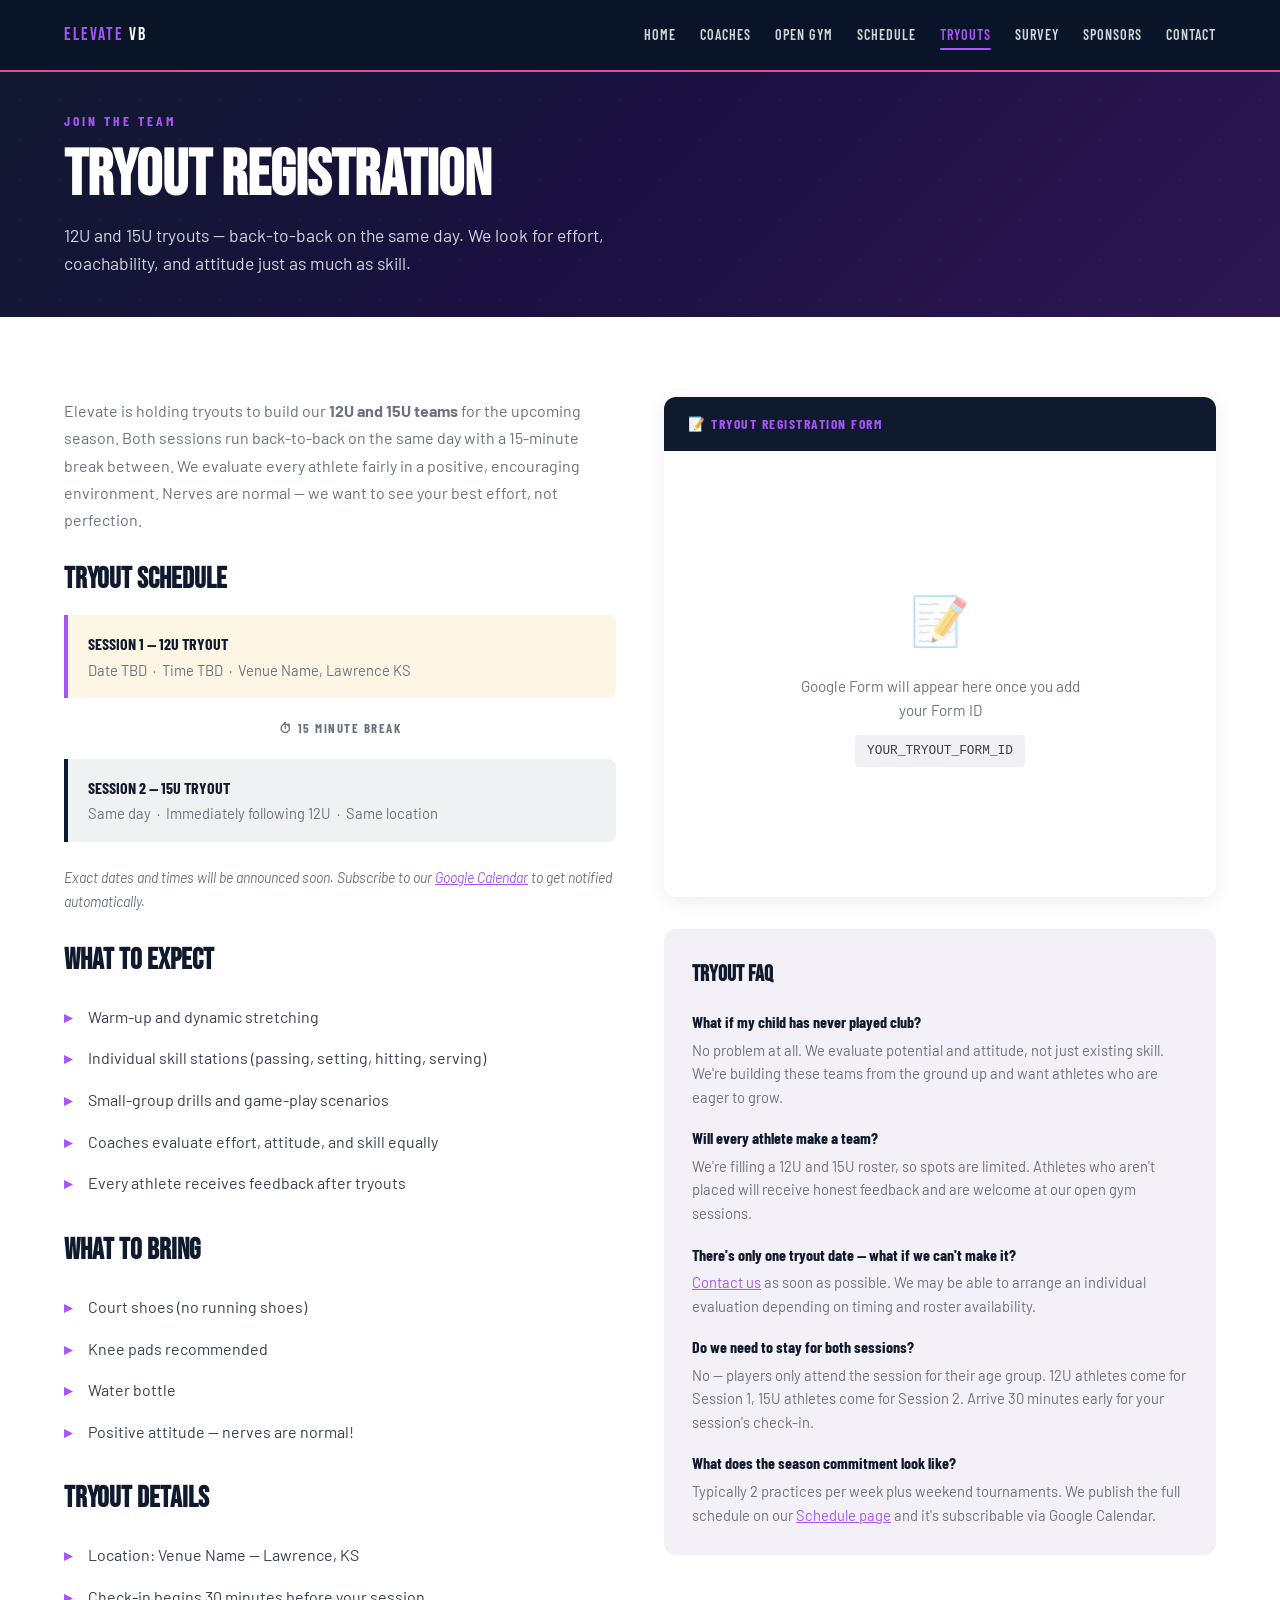
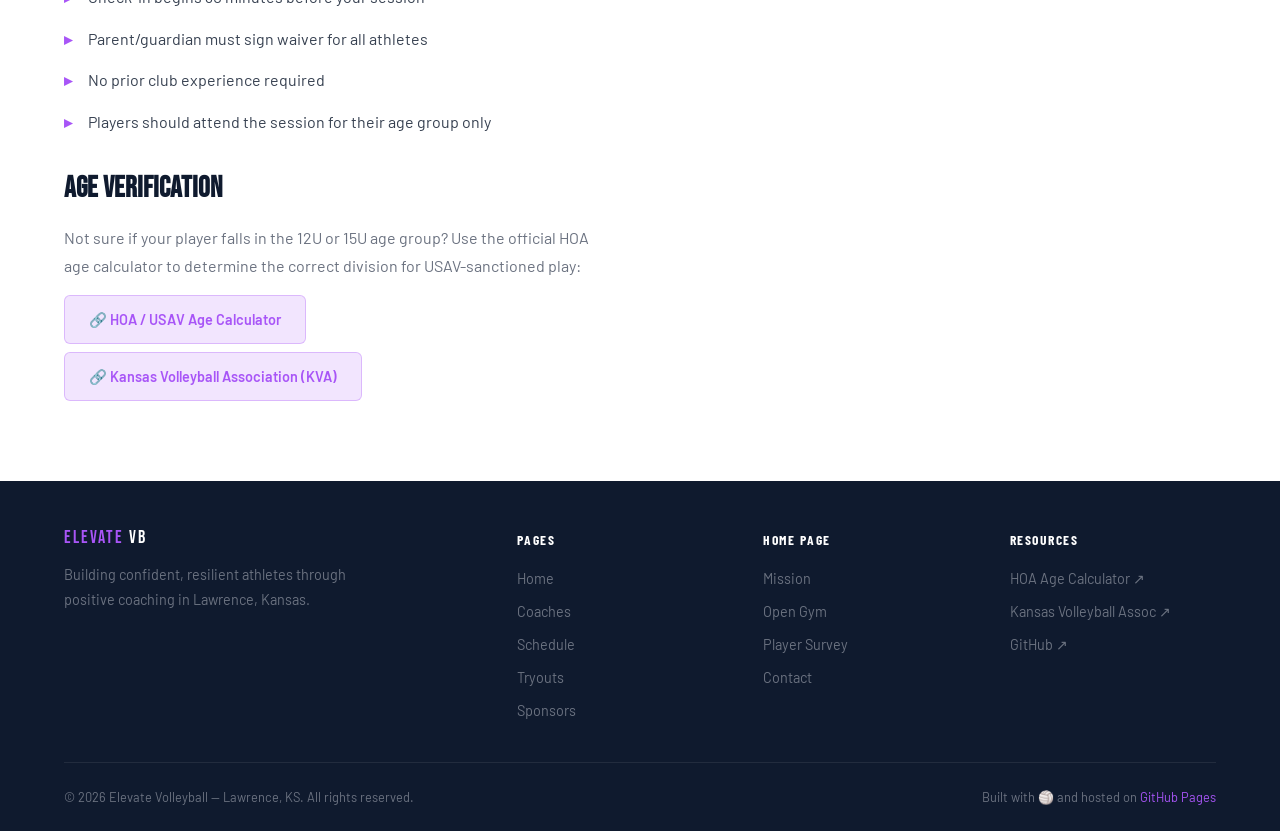
<file: mnt/user-data/outputs/tryouts/index.html>
<!DOCTYPE html>
<html lang="en">
<head>
    <meta charset="UTF-8">
    <meta name="viewport" content="width=device-width, initial-scale=1.0">

    <title>Tryouts | Elevate Volleyball — Lawrence, KS</title>
    <meta name="description" content="Register for Elevate Volleyball 12U and 15U tryouts in Lawrence, Kansas. Back-to-back sessions, positive environment, fair evaluations focused on effort, coachability, and attitude.">
    <meta name="keywords" content="volleyball tryouts Lawrence KS, youth volleyball tryouts Kansas, Elevate Volleyball tryouts, club volleyball Lawrence Kansas, 12U volleyball tryouts, 15U volleyball tryouts">
    <meta name="robots" content="index, follow">
    <link rel="canonical" href="https://LawrenceVolleyball.com/tryouts/">

    <meta name="geo.region" content="US-KS">
    <meta name="geo.placename" content="Lawrence, Kansas">
    <meta name="geo.position" content="38.9717;-95.2353">
    <meta name="ICBM" content="38.9717, -95.2353">

    <meta property="og:title" content="Tryouts | Elevate Volleyball — Lawrence, KS">
    <meta property="og:description" content="Register for volleyball tryouts in Lawrence, Kansas. Positive environment, fair evaluations, written feedback for every athlete.">
    <meta property="og:type" content="website">
    <meta property="og:url" content="https://LawrenceVolleyball.com/tryouts/">

    <script type="application/ld+json">
    {
        "@context": "https://schema.org",
        "@type": "SportsEvent",
        "name": "Elevate Volleyball Tryouts",
        "description": "12U and 15U tryouts for Elevate Volleyball in Lawrence, Kansas. Back-to-back sessions on the same day with 15 minutes between. Positive coaching environment.",
        "sport": "Volleyball",
        "location": {
            "@type": "Place",
            "name": "Venue Name",
            "address": {
                "@type": "PostalAddress",
                "addressLocality": "Lawrence",
                "addressRegion": "KS",
                "postalCode": "66044",
                "addressCountry": "US"
            }
        },
        "organizer": {
            "@type": "SportsOrganization",
            "name": "Elevate Volleyball",
            "url": "https://LawrenceVolleyball.com/"
        }
    }
    </script>

    <link rel="preconnect" href="https://fonts.googleapis.com">
    <link rel="preconnect" href="https://fonts.gstatic.com" crossorigin>
    <link href="https://fonts.googleapis.com/css2?family=Bebas+Neue&family=Barlow:wght@400;500;600;700&family=Barlow+Condensed:wght@600;700&display=swap" rel="stylesheet">
    <link rel="stylesheet" href="/styles.css">

    <!-- reCAPTCHA (uncomment when ready) -->
    <!-- <script src="https://www.google.com/recaptcha/api.js" async defer></script> -->
</head>
<body>

<!-- NAVBAR -->
<nav class="navbar" role="navigation" aria-label="Main navigation">
    <div class="container">
        <a href="/" class="logo"><span>ELEVATE</span> VB</a>
        <div class="nav-links" id="navLinks">
            <a href="/">Home</a>
            <a href="/coaches/">Coaches</a>
            <a href="/#open-gym">Open Gym</a>
            <a href="/schedule/">Schedule</a>
            <a href="/tryouts/" class="active">Tryouts</a>
            <a href="/#survey">Survey</a>
            <a href="/sponsors/">Sponsors</a>
            <a href="/#contact">Contact</a>
        </div>
        <button class="hamburger" id="hamburger" aria-label="Toggle menu" aria-expanded="false">
            <span></span><span></span><span></span>
        </button>
    </div>
</nav>

<!-- PAGE HERO -->
<section class="page-hero">
    <div class="container">
        <div class="section-label">Join the Team</div>
        <h1 class="section-title light" style="font-size:clamp(2.5rem,6vw,4rem);">TRYOUT REGISTRATION</h1>
        <p>12U and 15U tryouts — back-to-back on the same day. We look for effort, coachability, and attitude just as much as skill.</p>
    </div>
</section>

<!-- TRYOUT CONTENT -->
<section class="section-pad" style="background:var(--white);">
    <div class="container">
        <div class="tryout-content">
            <div class="tryout-info">
                <p>Elevate is holding tryouts to build our <strong>12U and 15U teams</strong> for the upcoming season. Both sessions run back-to-back on the same day with a 15-minute break between. We evaluate every athlete fairly in a positive, encouraging environment. Nerves are normal — we want to see your best effort, not perfection.</p>

                <h3>TRYOUT SCHEDULE</h3>
                <div style="display:flex; flex-direction:column; gap:12px; margin:12px 0 24px;">
                    <div style="padding:16px 20px; background:rgba(240,165,0,0.1); border-left:4px solid var(--gold); border-radius:0 8px 8px 0;">
                        <div style="font-family:var(--font-heading); font-weight:700; font-size:1rem; color:var(--navy); margin-bottom:2px;">SESSION 1 — 12U TRYOUT</div>
                        <div style="font-size:0.92rem; color:var(--gray-500);">Date TBD &nbsp;·&nbsp; Time TBD &nbsp;·&nbsp; Venue Name, Lawrence KS</div>
                    </div>
                    <div style="padding:8px 20px; text-align:center; font-family:var(--font-heading); font-weight:700; font-size:0.8rem; letter-spacing:1.5px; text-transform:uppercase; color:var(--gray-500);">⏱ 15 Minute Break</div>
                    <div style="padding:16px 20px; background:rgba(10,22,40,0.06); border-left:4px solid var(--navy); border-radius:0 8px 8px 0;">
                        <div style="font-family:var(--font-heading); font-weight:700; font-size:1rem; color:var(--navy); margin-bottom:2px;">SESSION 2 — 15U TRYOUT</div>
                        <div style="font-size:0.92rem; color:var(--gray-500);">Same day &nbsp;·&nbsp; Immediately following 12U &nbsp;·&nbsp; Same location</div>
                    </div>
                </div>
                <p style="font-size:0.88rem; color:var(--gray-500); font-style:italic;">Exact dates and times will be announced soon. Subscribe to our <a href="/schedule/" style="color:var(--gold); text-decoration:underline;">Google Calendar</a> to get notified automatically.</p>

                <h3>WHAT TO EXPECT</h3>
                <ul>
                    <li>Warm-up and dynamic stretching</li>
                    <li>Individual skill stations (passing, setting, hitting, serving)</li>
                    <li>Small-group drills and game-play scenarios</li>
                    <li>Coaches evaluate effort, attitude, and skill equally</li>
                    <li>Every athlete receives feedback after tryouts</li>
                </ul>

                <h3>WHAT TO BRING</h3>
                <ul>
                    <li>Court shoes (no running shoes)</li>
                    <li>Knee pads recommended</li>
                    <li>Water bottle</li>
                    <li>Positive attitude — nerves are normal!</li>
                </ul>

                <h3>TRYOUT DETAILS</h3>
                <ul>
                    <li>Location: Venue Name — Lawrence, KS</li>
                    <li>Check-in begins 30 minutes before your session</li>
                    <li>Parent/guardian must sign waiver for all athletes</li>
                    <li>No prior club experience required</li>
                    <li>Players should attend the session for their age group only</li>
                </ul>

                <h3>AGE VERIFICATION</h3>
                <p>Not sure if your player falls in the 12U or 15U age group? Use the official HOA age calculator to determine the correct division for USAV-sanctioned play:</p>
                <a href="https://www.usav.org/age-definition" target="_blank" rel="noopener" class="age-calc-link">
                    🔗 HOA / USAV Age Calculator
                </a>
                <br>
                <a href="https://www.kva.org" target="_blank" rel="noopener" class="age-calc-link" style="margin-top:8px;">
                    🔗 Kansas Volleyball Association (KVA)
                </a>
            </div>

            <div>
                <div class="form-embed">
                    <div class="form-embed-header">📝 Tryout Registration Form</div>
                    <!--
                    <iframe
                        src="https://docs.google.com/forms/d/e/YOUR_TRYOUT_FORM_ID/viewform?embedded=true"
                        title="Tryout Registration Form"
                        loading="lazy">
                    </iframe>
                    -->
                    <div class="form-placeholder">
                        <div class="icon">📝</div>
                        <p>Google Form will appear here once you add your Form ID</p>
                        <code>YOUR_TRYOUT_FORM_ID</code>
                    </div>
                </div>

                <!--
                <div style="margin-top:16px;">
                    <div class="g-recaptcha" data-sitekey="YOUR_RECAPTCHA_SITE_KEY"></div>
                </div>
                -->

                <div style="margin-top:32px; padding:28px; background:var(--cream); border-radius:12px;">
                    <h3 style="font-family:var(--font-display); font-size:1.4rem; color:var(--navy); margin-bottom:16px;">TRYOUT FAQ</h3>
                    <div style="margin-bottom:16px;">
                        <h4 style="font-family:var(--font-heading); font-weight:700; color:var(--navy); margin-bottom:4px;">What if my child has never played club?</h4>
                        <p style="font-size:0.92rem; color:var(--gray-500);">No problem at all. We evaluate potential and attitude, not just existing skill. We're building these teams from the ground up and want athletes who are eager to grow.</p>
                    </div>
                    <div style="margin-bottom:16px;">
                        <h4 style="font-family:var(--font-heading); font-weight:700; color:var(--navy); margin-bottom:4px;">Will every athlete make a team?</h4>
                        <p style="font-size:0.92rem; color:var(--gray-500);">We're filling a 12U and 15U roster, so spots are limited. Athletes who aren't placed will receive honest feedback and are welcome at our open gym sessions.</p>
                    </div>
                    <div style="margin-bottom:16px;">
                        <h4 style="font-family:var(--font-heading); font-weight:700; color:var(--navy); margin-bottom:4px;">There's only one tryout date — what if we can't make it?</h4>
                        <p style="font-size:0.92rem; color:var(--gray-500);"><a href="/#contact" style="color:var(--gold);text-decoration:underline;">Contact us</a> as soon as possible. We may be able to arrange an individual evaluation depending on timing and roster availability.</p>
                    </div>
                    <div style="margin-bottom:16px;">
                        <h4 style="font-family:var(--font-heading); font-weight:700; color:var(--navy); margin-bottom:4px;">Do we need to stay for both sessions?</h4>
                        <p style="font-size:0.92rem; color:var(--gray-500);">No — players only attend the session for their age group. 12U athletes come for Session 1, 15U athletes come for Session 2. Arrive 30 minutes early for your session's check-in.</p>
                    </div>
                    <div>
                        <h4 style="font-family:var(--font-heading); font-weight:700; color:var(--navy); margin-bottom:4px;">What does the season commitment look like?</h4>
                        <p style="font-size:0.92rem; color:var(--gray-500);">Typically 2 practices per week plus weekend tournaments. We publish the full schedule on our <a href="/schedule/" style="color:var(--gold);text-decoration:underline;">Schedule page</a> and it's subscribable via Google Calendar.</p>
                    </div>
                </div>
            </div>
        </div>
    </div>
</section>

<!-- FOOTER -->
<footer class="footer">
    <div class="container">
        <div class="footer-grid">
            <div class="footer-brand">
                <div class="logo"><span>ELEVATE</span> VB</div>
                <p>Building confident, resilient athletes through positive coaching in Lawrence, Kansas.</p>
            </div>
            <div>
                <h4>Pages</h4>
                <div class="footer-links">
                    <a href="/">Home</a>
                    <a href="/coaches/">Coaches</a>
                    <a href="/schedule/">Schedule</a>
                    <a href="/tryouts/">Tryouts</a>
                    <a href="/sponsors/">Sponsors</a>
                </div>
            </div>
            <div>
                <h4>Home Page</h4>
                <div class="footer-links">
                    <a href="/#mission">Mission</a>
                    <a href="/#open-gym">Open Gym</a>
                    <a href="/#survey">Player Survey</a>
                    <a href="/#contact">Contact</a>
                </div>
            </div>
            <div>
                <h4>Resources</h4>
                <div class="footer-links">
                    <a href="https://www.usav.org/age-definition" target="_blank" rel="noopener">HOA Age Calculator ↗</a>
                    <a href="https://www.kva.org" target="_blank" rel="noopener">Kansas Volleyball Assoc ↗</a>
                    <a href="https://github.com/YOUR-GITHUB-USERNAME" target="_blank" rel="noopener">GitHub ↗</a>
                </div>
            </div>
        </div>
        <div class="footer-bottom">
            <p>&copy; 2026 Elevate Volleyball — Lawrence, KS. All rights reserved.</p>
            <p>Built with 🏐 and hosted on <a href="https://pages.github.com" target="_blank" rel="noopener">GitHub Pages</a></p>
        </div>
    </div>
</footer>

<script>
    const hamburger = document.getElementById('hamburger');
    const navLinks  = document.getElementById('navLinks');
    hamburger.addEventListener('click', () => {
        navLinks.classList.toggle('open');
        hamburger.setAttribute('aria-expanded', navLinks.classList.contains('open'));
    });
    navLinks.querySelectorAll('a').forEach(link => {
        link.addEventListener('click', () => { navLinks.classList.remove('open'); hamburger.setAttribute('aria-expanded','false'); });
    });
</script>
</body>
</html>
</file>
<file: styles.css>
/* ===========================
   ELEVATE VOLLEYBALL — SHARED STYLES
   Lawrence, Kansas
   =========================== */

/* ===========================
   CSS CUSTOM PROPERTIES
   =========================== */
:root {
    --navy:       #0f1a2e;
    --navy-mid:   #151f3a;
    --navy-light: #1e2d52;
    --gold:       #a855f7;
    --gold-light: #c084fc;
    --gold-dim:   rgba(168,85,247,0.15);
    --pink:       #ec4899;
    --pink-light: #f472b6;
    --pink-dim:   rgba(236,72,153,0.15);
    --cream:      #f3f0f8;
    --white:      #ffffff;
    --gray-100:   #f1f0f5;
    --gray-300:   #d1d5db;
    --gray-500:   #6b7280;
    --gray-700:   #374151;
    --red-accent: #e63946;
    --green:      #2a9d5c;

    --font-display: 'Bebas Neue', 'Impact', sans-serif;
    --font-heading: 'Barlow Condensed', 'Arial Narrow', sans-serif;
    --font-body:    'Barlow', 'Helvetica Neue', sans-serif;

    --max-width: 1200px;
    --section-pad: 80px;
    --nav-height: 70px;
}

/* ===========================
   RESET & BASE
   =========================== */
*, *::before, *::after { box-sizing: border-box; margin: 0; padding: 0; }
html { scroll-behavior: smooth; font-size: 16px; }
body {
    font-family: var(--font-body);
    color: var(--gray-700);
    background: var(--white);
    line-height: 1.6;
    -webkit-font-smoothing: antialiased;
}
img { max-width: 100%; display: block; }
a { color: inherit; text-decoration: none; }
ul { list-style: none; }

/* ===========================
   UTILITIES
   =========================== */
.container { max-width: var(--max-width); margin: 0 auto; padding: 0 24px; }
.section-pad { padding: var(--section-pad) 0; }
.text-center { text-align: center; }
.gold-text { color: var(--gold); }
.sr-only { position: absolute; width: 1px; height: 1px; overflow: hidden; clip: rect(0,0,0,0); white-space: nowrap; border: 0; }
.mt-48 { margin-top: 48px; }
.mb-48 { margin-bottom: 48px; }

/* ===========================
   TYPOGRAPHY
   =========================== */
.section-label {
    font-family: var(--font-heading);
    font-size: 0.85rem;
    font-weight: 700;
    letter-spacing: 3px;
    text-transform: uppercase;
    color: var(--gold);
    margin-bottom: 10px;
}
.section-title {
    font-family: var(--font-display);
    font-size: clamp(2.2rem, 5vw, 3.5rem);
    line-height: 1.05;
    color: var(--navy);
    margin-bottom: 20px;
}
.section-title.light { color: var(--white); }
.section-subtitle {
    font-size: 1.1rem;
    color: var(--gray-500);
    max-width: 640px;
    margin: 0 auto 40px;
}

/* ===========================
   BUTTONS
   =========================== */
.btn {
    display: inline-block;
    padding: 14px 36px;
    font-family: var(--font-heading);
    font-weight: 700;
    font-size: 1rem;
    letter-spacing: 1.5px;
    text-transform: uppercase;
    border: none;
    border-radius: 4px;
    cursor: pointer;
    transition: transform 0.2s, box-shadow 0.2s, background 0.3s;
}
.btn:hover { transform: translateY(-2px); box-shadow: 0 6px 20px rgba(0,0,0,0.2); }
.btn-gold { background: var(--pink); color: var(--white); }
.btn-gold:hover { background: var(--pink-light); }
.btn-outline { background: transparent; color: var(--white); border: 2px solid var(--white); }
.btn-outline:hover { background: var(--white); color: var(--navy); }
.btn-navy { background: var(--navy); color: var(--white); }
.btn-navy:hover { background: var(--navy-light); }
.btn-outline-dark { background: transparent; color: var(--navy); border: 2px solid var(--navy); }
.btn-outline-dark:hover { background: var(--navy); color: var(--white); }

/* ===========================
   NAVBAR
   =========================== */
.navbar {
    position: fixed; top: 0; left: 0; right: 0; z-index: 1000;
    background: rgba(10, 22, 40, 0.95);
    backdrop-filter: blur(8px);
    border-bottom: 2px solid var(--pink);
}
.navbar .container {
    display: flex;
    align-items: center;
    justify-content: space-between;
    height: var(--nav-height);
}
.logo {
    font-family: var(--font-display);
    font-size: 1.15rem;
    color: var(--white);
    letter-spacing: 2px;
    line-height: 1;
}
.logo span { color: var(--gold); }
.nav-links { display: flex; gap: 24px; align-items: center; }
.nav-links a {
    font-family: var(--font-heading);
    font-weight: 600;
    font-size: 0.88rem;
    letter-spacing: 1px;
    text-transform: uppercase;
    color: var(--gray-300);
    transition: color 0.2s;
    position: relative;
}
.nav-links a:hover,
.nav-links a.active { color: var(--gold); }
.nav-links a.active::after {
    content: '';
    position: absolute;
    bottom: -4px;
    left: 0; right: 0;
    height: 2px;
    background: var(--gold);
    border-radius: 2px;
}
.hamburger {
    display: none; flex-direction: column; gap: 5px; cursor: pointer;
    background: none; border: none; padding: 4px;
}
.hamburger span { display: block; width: 26px; height: 2px; background: var(--white); border-radius: 2px; transition: 0.3s; }

/* ===========================
   PAGE HERO (sub-pages)
   =========================== */
.page-hero {
    padding: calc(var(--nav-height) + 40px) 0 40px;
    background: linear-gradient(135deg, var(--navy) 0%, #1a1040 50%, #2d1854 100%);
    position: relative;
    overflow: hidden;
}
.page-hero::before {
    content: '';
    position: absolute; top: 0; left: 0; right: 0; bottom: 0;
    background-image: radial-gradient(circle, rgba(168,85,247,0.06) 1px, transparent 1px);
    background-size: 40px 40px;
}
.page-hero .container { position: relative; z-index: 2; }
.page-hero .section-title { color: var(--white); margin-bottom: 12px; }
.page-hero p { color: var(--gray-300); font-size: 1.1rem; max-width: 600px; }
.page-hero.centered { text-align: center; }
.page-hero.centered p { margin: 0 auto; }

/* ===========================
   HERO (home page)
   =========================== */
.hero {
    position: relative;
    min-height: 100vh;
    display: flex;
    align-items: flex-start;
    padding-top: calc(var(--nav-height) + 60px);
    padding-bottom: 80px;
    background: linear-gradient(135deg, var(--navy) 0%, #1a1040 50%, #2d1854 100%);
    overflow: hidden;
}
.hero::before {
    content: '';
    position: absolute;
    top: -50%; right: -20%;
    width: 900px; height: 900px;
    background: radial-gradient(circle, rgba(168,85,247,0.12) 0%, transparent 70%);
    border-radius: 50%;
}
.hero::after {
    content: '';
    position: absolute;
    bottom: 0; left: 0; right: 0;
    height: 120px;
    background: linear-gradient(to top, var(--white), transparent);
}
.hero-pattern {
    position: absolute;
    top: 0; left: 0; right: 0; bottom: 0;
    background-image: radial-gradient(circle, rgba(168,85,247,0.06) 1px, transparent 1px);
    background-size: 40px 40px;
}
.hero-content {
    position: relative; z-index: 2;
    max-width: 720px;
    animation: fadeUp 0.8s ease-out;
}
.hero-badge {
    display: inline-block;
    padding: 6px 18px;
    background: var(--gold-dim);
    border: 1px solid rgba(168,85,247,0.3);
    border-radius: 20px;
    font-family: var(--font-heading);
    font-weight: 700;
    font-size: 0.8rem;
    letter-spacing: 2px;
    text-transform: uppercase;
    color: var(--gold);
    margin-bottom: 24px;
}
.hero h1 {
    font-family: var(--font-display);
    font-size: clamp(3rem, 8vw, 5.5rem);
    line-height: 0.95;
    color: var(--white);
    margin-bottom: 24px;
}
.hero h1 .highlight { color: var(--gold); display: block; }
.hero p {
    font-size: 1.2rem;
    color: var(--gray-300);
    max-width: 520px;
    margin-bottom: 36px;
    line-height: 1.7;
}
.hero-actions { display: flex; gap: 16px; flex-wrap: wrap; }
.hero-stat-strip {
    position: relative; z-index: 2;
    display: flex; gap: 48px;
    margin-top: 60px;
    padding-top: 30px;
    border-top: 1px solid rgba(255,255,255,0.1);
    animation: fadeUp 0.8s ease-out 0.3s both;
}
.hero-stat-strip .stat-num {
    font-family: var(--font-display);
    font-size: 2.5rem;
    color: var(--gold);
}
.hero-stat-strip .stat-label {
    font-size: 0.85rem;
    color: var(--gray-500);
    text-transform: uppercase;
    letter-spacing: 1px;
}
/* ===========================
   MISSION
   =========================== */
.mission { background: var(--cream); border-top: 4px solid var(--pink); }
.mission-grid {
    display: grid;
    grid-template-columns: 1fr 1fr;
    gap: 60px;
    align-items: center;
}
.mission-quote {
    font-family: var(--font-body);
    font-size: 1.35rem;
    font-weight: 500;
    line-height: 1.8;
    color: var(--navy);
    padding-left: 30px;
    border-left: 4px solid var(--gold);
}
.mission-values { display: flex; flex-direction: column; gap: 20px; }
.value-card {
    display: flex; align-items: flex-start; gap: 16px;
    padding: 20px;
    background: var(--white);
    border-radius: 8px;
    box-shadow: 0 2px 12px rgba(0,0,0,0.04);
}
.value-icon {
    flex-shrink: 0;
    width: 48px; height: 48px;
    display: flex; align-items: center; justify-content: center;
    background: var(--navy);
    color: var(--gold);
    border-radius: 8px;
    font-size: 1.3rem;
}
.value-card h4 {
    font-family: var(--font-heading);
    font-weight: 700;
    font-size: 1.05rem;
    color: var(--navy);
    margin-bottom: 4px;
}
.value-card p { font-size: 0.92rem; color: var(--gray-500); }

/* ===========================
   COACHES
   =========================== */
.coaches-grid {
    display: grid;
    grid-template-columns: repeat(auto-fit, minmax(300px, 1fr));
    gap: 36px;
    margin-top: 20px;
}
.coach-card {
    border: 1px solid var(--gray-100);
    border-radius: 12px;
    overflow: hidden;
    transition: box-shadow 0.3s, transform 0.3s;
}
.coach-card:hover {
    transform: translateY(-4px);
    box-shadow: 0 12px 32px rgba(0,0,0,0.1);
}
.coach-img {
    background: linear-gradient(135deg, var(--navy), var(--navy-light));
    display: flex; align-items: center; justify-content: center;
    position: relative; overflow: hidden;
}
.coach-img::after {
    content: '';
    position: absolute; bottom: 0; left: 0; right: 0;
    height: 60px;
    background: linear-gradient(to top, var(--white), transparent);
}
.coach-img img { width: 100%; display: block; }
.coach-img .placeholder-icon { font-size: 4rem; opacity: 0.3; }
.coach-body { padding: 24px; }
.coach-body h3 {
    font-family: var(--font-heading);
    font-size: 1.3rem;
    font-weight: 700;
    color: var(--navy);
    margin-bottom: 4px;
}
.coach-role {
    font-size: 0.85rem;
    font-weight: 600;
    color: var(--gold);
    text-transform: uppercase;
    letter-spacing: 1px;
    margin-bottom: 12px;
}
.coach-body p { font-size: 0.95rem; color: var(--gray-500); }

/* Coaching Philosophy */
.coaching-style {
    margin-top: 48px;
    padding: 40px;
    background: var(--navy);
    border-radius: 12px;
    color: var(--white);
}
.coaching-style h3 {
    font-family: var(--font-display);
    font-size: 2rem;
    color: var(--gold);
    margin-bottom: 16px;
}
.coaching-style p { color: var(--gray-300); line-height: 1.8; }
.style-pillars {
    display: grid;
    grid-template-columns: repeat(auto-fit, minmax(200px, 1fr));
    gap: 24px;
    margin-top: 28px;
}
.pillar {
    padding: 20px;
    background: rgba(255,255,255,0.05);
    border: 1px solid rgba(255,255,255,0.1);
    border-radius: 8px;
    text-align: center;
}
.pillar-num { font-family: var(--font-display); font-size: 2.5rem; color: var(--gold); }
.pillar h4 { font-family: var(--font-heading); font-weight: 700; font-size: 1rem; margin: 0 0 6px; color: var(--white); }
.pillar p { font-size: 0.85rem; color: var(--gray-300); }

/* ===========================
   OPEN GYM
   =========================== */
.gym-grid {
    display: grid;
    grid-template-columns: 1fr 1fr;
    gap: 36px;
}
.gym-card {
    background: var(--white);
    border-radius: 12px;
    overflow: hidden;
    box-shadow: 0 4px 16px rgba(0,0,0,0.06);
}
.gym-header { padding: 28px 28px 20px; }
.gym-header.juniors { border-top: 4px solid var(--pink); }
.gym-header.adults { border-top: 4px solid var(--navy); }
.gym-tag {
    display: inline-block;
    padding: 4px 12px;
    border-radius: 4px;
    font-family: var(--font-heading);
    font-size: 0.75rem;
    font-weight: 700;
    letter-spacing: 1.5px;
    text-transform: uppercase;
    margin-bottom: 12px;
}
.juniors .gym-tag { background: var(--pink-dim); color: var(--pink); }
.adults .gym-tag { background: rgba(10,22,40,0.1); color: var(--navy); }
.gym-header h3 { font-family: var(--font-display); font-size: 2rem; color: var(--navy); margin-bottom: 8px; }
.gym-header p { font-size: 0.95rem; color: var(--gray-500); }
.gym-details { padding: 0 28px 28px; display: flex; flex-direction: column; gap: 12px; }
.gym-detail { display: flex; align-items: center; gap: 12px; font-size: 0.95rem; color: var(--gray-700); }
.gym-detail .icon {
    width: 36px; height: 36px;
    display: flex; align-items: center; justify-content: center;
    background: var(--gray-100); border-radius: 6px;
    font-size: 1.1rem; flex-shrink: 0;
}

/* ===========================
   GOOGLE FORM EMBED
   =========================== */
.form-embed {
    background: var(--white);
    border-radius: 12px;
    box-shadow: 0 4px 20px rgba(0,0,0,0.08);
    overflow: hidden;
    min-height: 500px;
    display: flex;
    flex-direction: column;
}
.form-embed-header {
    padding: 16px 24px;
    background: var(--navy);
    color: var(--gold);
    font-family: var(--font-heading);
    font-weight: 700;
    font-size: 0.85rem;
    letter-spacing: 1.5px;
    text-transform: uppercase;
}
.form-embed iframe { flex: 1; width: 100%; min-height: 480px; border: none; }
.form-placeholder {
    flex: 1;
    display: flex; flex-direction: column;
    align-items: center; justify-content: center;
    padding: 40px; text-align: center;
    color: var(--gray-500);
}
.form-placeholder .icon { font-size: 3rem; margin-bottom: 16px; opacity: 0.5; }
.form-placeholder p { font-size: 0.95rem; max-width: 300px; }
.form-placeholder code {
    display: block; margin-top: 12px;
    font-size: 0.8rem;
    background: var(--gray-100);
    padding: 6px 12px; border-radius: 4px;
    color: var(--gray-700);
}

/* ===========================
   SURVEY
   =========================== */
.survey-content {
    display: grid;
    grid-template-columns: 1fr 1.3fr;
    gap: 48px;
    align-items: start;
}
.survey-info p { color: var(--gray-500); line-height: 1.7; margin-bottom: 16px; }
.survey-benefits { display: flex; flex-direction: column; gap: 12px; margin-top: 20px; }
.benefit { display: flex; gap: 12px; align-items: flex-start; }
.benefit-check {
    flex-shrink: 0;
    width: 24px; height: 24px;
    background: var(--green); color: var(--white);
    border-radius: 50%;
    display: flex; align-items: center; justify-content: center;
    font-size: 0.8rem; margin-top: 2px;
}
.benefit p { color: var(--gray-700); font-size: 0.95rem; }

/* ===========================
   SPONSORS
   =========================== */
.sponsor-tiers { display: flex; flex-direction: column; gap: 48px; }
.tier-label {
    font-family: var(--font-display);
    font-size: 1.6rem;
    color: var(--navy);
    margin-bottom: 16px;
    display: flex; align-items: center; gap: 12px;
}
.tier-label .badge {
    padding: 4px 14px; border-radius: 4px;
    font-family: var(--font-heading);
    font-size: 0.7rem; font-weight: 700;
    letter-spacing: 1.5px; text-transform: uppercase;
}
.tier-label .badge.gold-tier { background: #f0a500; color: var(--navy); }
.tier-label .badge.silver-tier { background: var(--gray-300); color: var(--gray-700); }
.tier-label .badge.bronze-tier { background: #cd7f32; color: var(--white); }
.sponsor-logos {
    display: grid;
    grid-template-columns: repeat(auto-fill, minmax(200px, 1fr));
    gap: 20px;
}
.sponsor-slot {
    height: 120px;
    border: 2px dashed var(--gray-300);
    border-radius: 8px;
    display: flex; align-items: center; justify-content: center;
    color: var(--gray-500);
    font-size: 0.85rem; font-weight: 500;
    transition: border-color 0.2s, background 0.2s;
}
.sponsor-slot:hover { border-color: var(--gold); background: rgba(168,85,247,0.04); }
.sponsor-slot img { max-height: 70px; max-width: 160px; object-fit: contain; }
.sponsor-cta {
    margin-top: 48px;
    padding: 40px;
    background: var(--navy);
    border-radius: 12px;
    text-align: center;
    color: var(--white);
}
.sponsor-cta h3 { font-family: var(--font-display); font-size: 1.8rem; color: var(--gold); margin-bottom: 12px; }
.sponsor-cta p { color: var(--gray-300); margin-bottom: 24px; max-width: 560px; margin-left: auto; margin-right: auto; }
.sponsor-benefits-grid {
    display: grid;
    grid-template-columns: repeat(auto-fit, minmax(180px, 1fr));
    gap: 20px;
    margin-bottom: 32px;
}
.sponsor-benefit {
    padding: 20px;
    background: rgba(255,255,255,0.05);
    border: 1px solid rgba(255,255,255,0.1);
    border-radius: 8px;
    text-align: center;
}
.sponsor-benefit .icon { font-size: 1.6rem; margin-bottom: 8px; }
.sponsor-benefit h4 { font-family: var(--font-heading); font-weight: 700; font-size: 0.9rem; color: var(--white); margin-bottom: 4px; }
.sponsor-benefit p { font-size: 0.8rem; color: var(--gray-500); }

/* ===========================
   TRYOUTS
   =========================== */
.tryout-content {
    display: grid;
    grid-template-columns: 1fr 1fr;
    gap: 48px;
    align-items: start;
}
.tryout-info h3 {
    font-family: var(--font-display);
    font-size: 1.8rem;
    color: var(--navy);
    margin: 24px 0 12px;
}
.tryout-info p { color: var(--gray-500); line-height: 1.7; }
.tryout-info ul { margin: 12px 0; }
.tryout-info li {
    padding: 8px 0; padding-left: 24px;
    position: relative; color: var(--gray-700);
}
.tryout-info li::before {
    content: '▸';
    position: absolute; left: 0;
    color: var(--gold); font-weight: bold;
}
.age-calc-link {
    display: inline-flex;
    align-items: center; gap: 8px;
    margin-top: 16px;
    padding: 12px 24px;
    background: var(--gold-dim);
    border: 1px solid rgba(168,85,247,0.3);
    border-radius: 6px;
    color: var(--gold);
    font-weight: 600;
    font-size: 0.9rem;
    transition: background 0.2s;
}
.age-calc-link:hover { background: rgba(168,85,247,0.25); }

/* ===========================
   SCHEDULE / CALENDAR
   =========================== */
.calendar-wrapper {
    background: var(--white);
    border-radius: 12px;
    box-shadow: 0 4px 20px rgba(0,0,0,0.08);
    overflow: hidden;
}
.calendar-header {
    padding: 20px 28px;
    background: var(--navy);
    display: flex;
    align-items: center;
    justify-content: space-between;
    flex-wrap: wrap;
    gap: 12px;
}
.calendar-header h3 {
    font-family: var(--font-heading);
    font-weight: 700;
    font-size: 0.9rem;
    letter-spacing: 1.5px;
    text-transform: uppercase;
    color: var(--gold);
}
.subscribe-btn {
    display: inline-flex;
    align-items: center; gap: 8px;
    padding: 8px 20px;
    background: var(--pink);
    color: var(--white);
    border-radius: 4px;
    font-family: var(--font-heading);
    font-weight: 700;
    font-size: 0.8rem;
    letter-spacing: 1px;
    text-transform: uppercase;
    transition: background 0.2s;
}
.subscribe-btn:hover { background: var(--pink-light); }
.calendar-embed { width: 100%; min-height: 600px; border: none; }
.calendar-placeholder {
    min-height: 600px;
    display: flex; flex-direction: column;
    align-items: center; justify-content: center;
    padding: 40px; text-align: center; color: var(--gray-500);
}
.calendar-placeholder .icon { font-size: 4rem; margin-bottom: 16px; opacity: 0.4; }
.calendar-placeholder code {
    display: block; margin-top: 12px;
    font-size: 0.8rem;
    background: var(--gray-100);
    padding: 6px 12px; border-radius: 4px;
    color: var(--gray-700);
}
.subscribe-options {
    margin-top: 40px;
    padding: 32px;
    background: var(--cream);
    border-radius: 12px;
}
.subscribe-options h3 {
    font-family: var(--font-display);
    font-size: 1.5rem;
    color: var(--navy);
    margin-bottom: 8px;
}
.subscribe-options p { color: var(--gray-500); margin-bottom: 20px; }
.subscribe-steps {
    display: grid;
    grid-template-columns: repeat(auto-fit, minmax(220px, 1fr));
    gap: 20px;
}
.subscribe-step {
    padding: 20px;
    background: var(--white);
    border-radius: 8px;
    box-shadow: 0 2px 8px rgba(0,0,0,0.04);
}
.subscribe-step .step-num {
    font-family: var(--font-display);
    font-size: 2rem;
    color: var(--gold);
    margin-bottom: 4px;
}
.subscribe-step h4 {
    font-family: var(--font-heading);
    font-weight: 700;
    font-size: 0.95rem;
    color: var(--navy);
    margin-bottom: 4px;
}
.subscribe-step p { font-size: 0.88rem; color: var(--gray-500); }

/* ===========================
   CONTACT
   =========================== */
.contact-grid {
    display: grid;
    grid-template-columns: 1fr 1.3fr;
    gap: 48px;
    align-items: start;
}
.contact-info { display: flex; flex-direction: column; gap: 24px; }
.contact-item { display: flex; align-items: flex-start; gap: 16px; }
.contact-icon {
    flex-shrink: 0;
    width: 44px; height: 44px;
    display: flex; align-items: center; justify-content: center;
    background: var(--navy); color: var(--gold);
    border-radius: 8px; font-size: 1.2rem;
}
.contact-item h4 {
    font-family: var(--font-heading);
    font-weight: 700;
    font-size: 0.95rem;
    color: var(--navy);
    margin-bottom: 2px;
}
.contact-item p { font-size: 0.92rem; color: var(--gray-500); }

/* ===========================
   FOOTER
   =========================== */
.footer {
    background: var(--navy);
    color: var(--gray-500);
    padding: 48px 0 24px;
}
.footer-grid {
    display: grid;
    grid-template-columns: 2fr 1fr 1fr 1fr;
    gap: 40px;
    margin-bottom: 40px;
}
.footer-brand .logo { margin-bottom: 16px; }
.footer-brand p { font-size: 0.9rem; line-height: 1.7; max-width: 320px; }
.footer h4 {
    font-family: var(--font-heading);
    font-weight: 700;
    font-size: 0.85rem;
    letter-spacing: 1.5px;
    text-transform: uppercase;
    color: var(--white);
    margin-bottom: 16px;
}
.footer-links { display: flex; flex-direction: column; gap: 10px; }
.footer-links a { font-size: 0.9rem; color: var(--gray-500); transition: color 0.2s; }
.footer-links a:hover { color: var(--gold); }
.footer-bottom {
    border-top: 1px solid rgba(255,255,255,0.08);
    padding-top: 24px;
    display: flex;
    justify-content: space-between;
    align-items: center;
    font-size: 0.8rem;
}
.footer-bottom a { color: var(--gold); }

/* ===========================
   RESPONSIVE
   =========================== */
@media (max-width: 900px) {
    .nav-links { display: none; }
    .nav-links.open {
        display: flex; flex-direction: column;
        position: absolute; top: var(--nav-height); left: 0; right: 0;
        background: var(--navy);
        padding: 20px 24px;
        gap: 20px;
        border-bottom: 2px solid var(--pink);
        z-index: 999;
    }
    .nav-links.open a { font-size: 1rem; padding: 4px 0; }
    .hamburger { display: flex; }
    .hamburger span { width: 28px; height: 3px; }
    .mission-grid,
    .gym-grid,
    .tryout-content,
    .survey-content,
    .contact-grid,
    .footer-grid { grid-template-columns: 1fr; }
    .footer-grid { gap: 28px; }
    .footer-bottom { flex-direction: column; gap: 8px; text-align: center; }
}
@media (max-width: 600px) {
    :root { --section-pad: 48px; }
    .hero h1 { font-size: 2.4rem; }
    .hero p { font-size: 1rem; }
    .hero-actions { flex-direction: column; gap: 12px; }
    .hero-actions .btn { width: 100%; text-align: center; padding: 16px 24px; }
    .style-pillars { grid-template-columns: 1fr; }
    .subscribe-steps { grid-template-columns: 1fr; }
    .sponsor-benefits-grid { grid-template-columns: 1fr 1fr; }
    .btn { padding: 14px 24px; font-size: 0.95rem; }
    .container { padding: 0 16px; }
    .page-hero { padding: calc(var(--nav-height) + 24px) 0 32px; }
    .page-hero p { font-size: 1rem; }
    .hero { padding-top: calc(var(--nav-height) + 32px); padding-bottom: 48px; min-height: auto; }
    .mission-quote { font-size: 1.1rem; padding-left: 20px; }
    .tryout-content, .contact-grid { gap: 32px; }
    .coaching-style { padding: 28px 20px; }
    .subscribe-options { padding: 24px 20px; }
    .gym-header { padding: 20px 20px 16px; }
    .gym-details { padding: 0 20px 20px; }
}

/* ===========================
   ELEVATE ACRONYM
   =========================== */
.acronym-section {
    padding: 60px 0;
    background: linear-gradient(135deg, var(--navy) 0%, #1a1040 100%);
}
.acronym-grid {
    display: grid;
    grid-template-columns: repeat(7, 1fr);
    gap: 8px;
}
.acronym-item {
    text-align: center;
    padding: 24px 8px;
    background: rgba(255,255,255,0.03);
    border: 1px solid rgba(255,255,255,0.08);
    border-radius: 8px;
    transition: background 0.3s, transform 0.2s;
}
.acronym-item:hover {
    background: rgba(236,72,153,0.1);
    transform: translateY(-4px);
}
.acronym-letter {
    font-family: var(--font-display);
    font-size: clamp(2.5rem, 4vw, 4rem);
    color: var(--gold);
    line-height: 1;
    margin-bottom: 8px;
}
.acronym-word {
    font-family: var(--font-heading);
    font-weight: 700;
    font-size: clamp(0.7rem, 1.1vw, 0.95rem);
    letter-spacing: 1px;
    text-transform: uppercase;
    color: var(--white);
}
.acronym-desc {
    font-size: 0.75rem;
    color: var(--gray-500);
    margin-top: 6px;
    line-height: 1.4;
}
@media (max-width: 900px) {
    .acronym-grid { grid-template-columns: repeat(4, 1fr); }
}
@media (max-width: 500px) {
    .acronym-grid { grid-template-columns: repeat(2, 1fr); }
    .acronym-item { padding: 18px 8px; }
}

/* ===========================
   HERO LOGO
   =========================== */
.hero-logo {
    height: 100px;
    width: auto;
    margin-bottom: 24px;
    display: block;
    margin-left: auto;
    margin-right: auto;
}
@media (max-width: 600px) {
    .hero-logo { height: 72px; }
}

/* ===========================
   ANIMATIONS
   =========================== */
@keyframes fadeUp {
    from { opacity: 0; transform: translateY(24px); }
    to   { opacity: 1; transform: translateY(0); }
}
</file>
